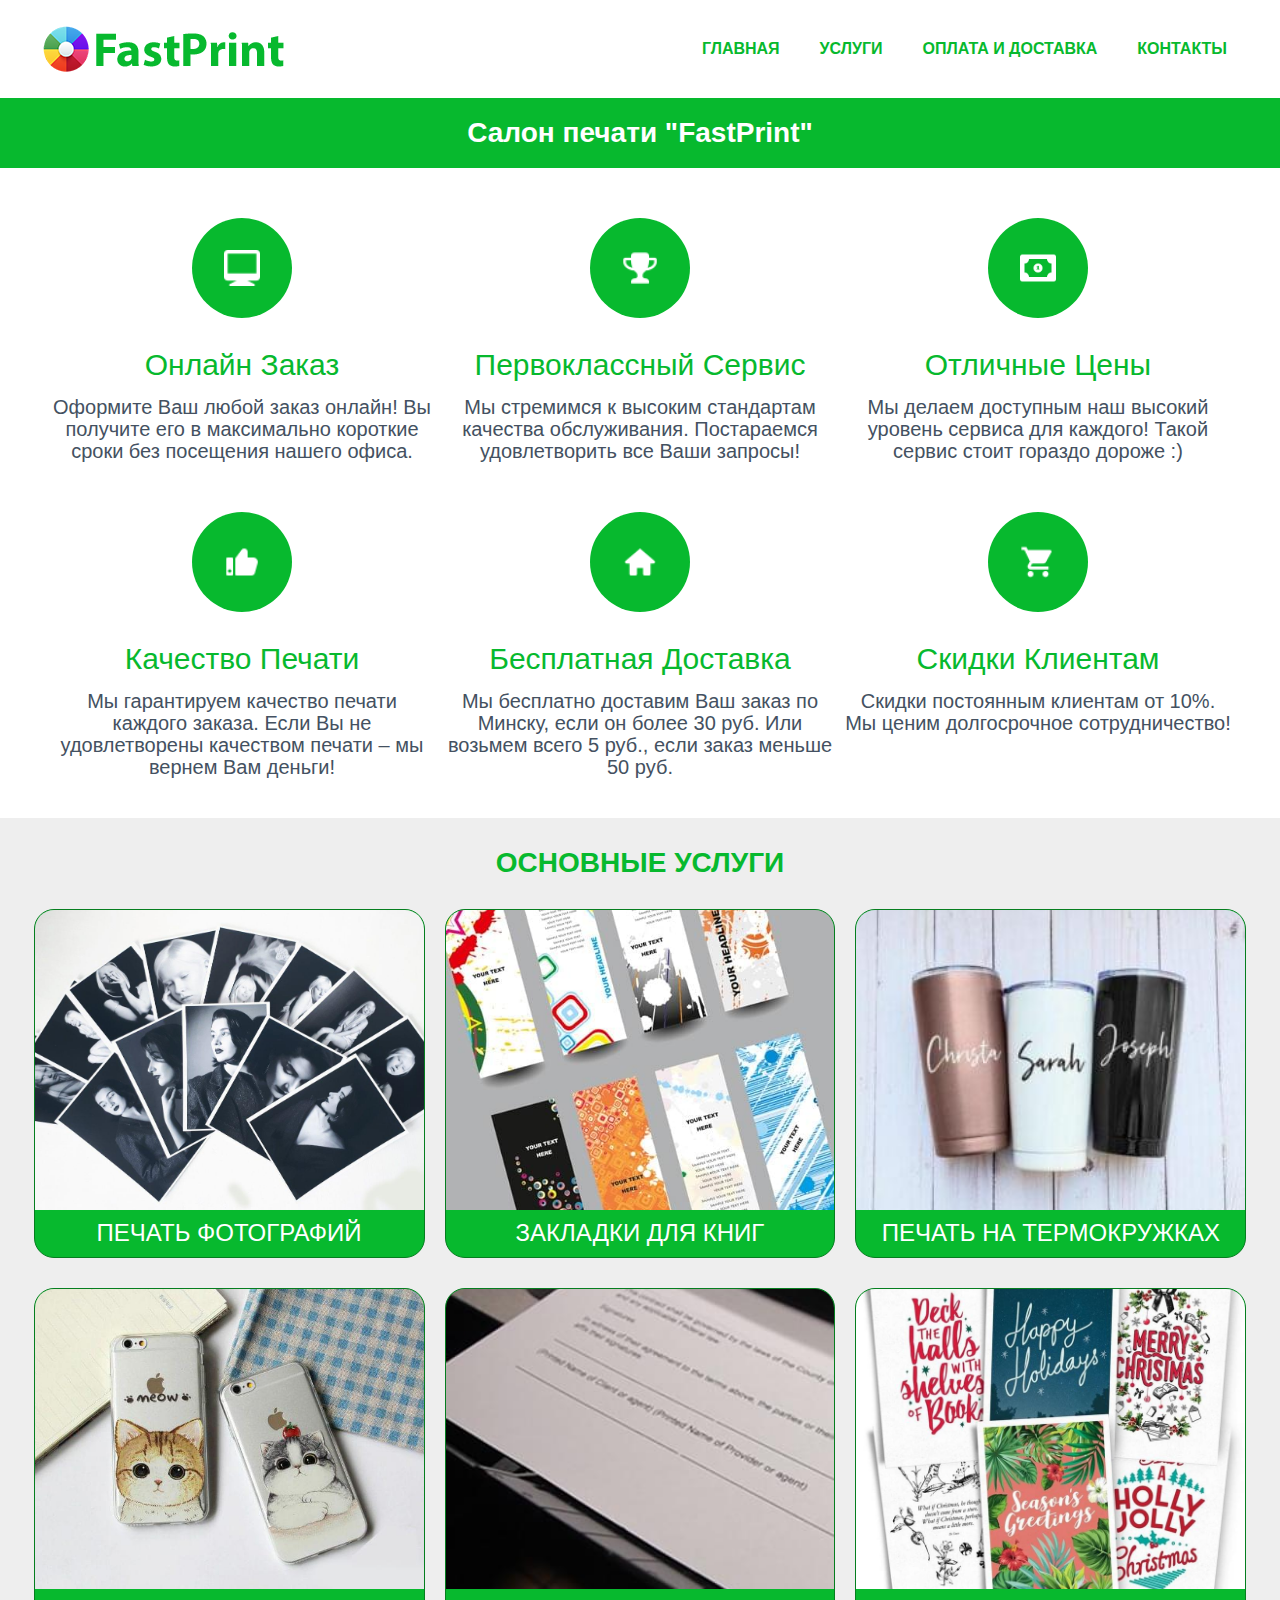
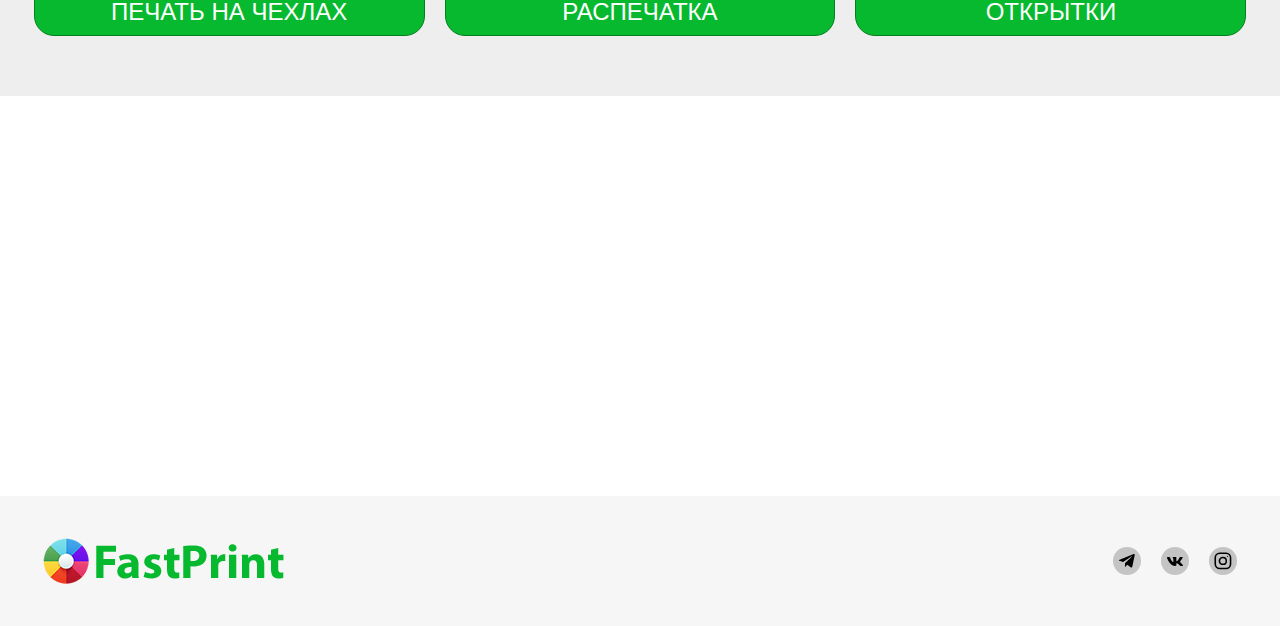
<file: index.html>
<!DOCTYPE html>
<html lang="en">
<head>
    <title>Салон печати "FastPrint"</title>
    <meta http-equiv="Content-type" content="text/html;charset=UTF-8" />
    <meta name="viewport" content="width=device-width, initial-scale=1.0, minimum-scale=1.0, maximum-scale=1.0">
    <link rel="icon" type="image/x-icon" href="img/icon.png">
    <link rel="stylesheet" href="css/style.min.css">
</head>
<body>
	<header class="header">
    <div class="header__container container">
        <a href="index.html" class="header__logo"><img src="img/logo.png" alt=""></a>
        <div class="header__menu menu">
            <div class="menu__icon">
                <span></span>
            </div>
            <nav class="menu__body">
                <ul class="menu__list">
                    <li><a href="index.html" class="menu__link">Главная</a></li>
                    <li>
                        <p class="menu__link menu__link-arrow">Услуги<span class="menu__arrow"></span></p>
                        <ul class="menu__sub-list">
                            <li>
                                <h3 class="menu__sub-title1 menu__sub-link-arrow">Печатные услуги<span class="menu__sub-arrow"></span></h3>
                                <ul class="menu__sub-sub-list1">
                                    <li><a class="menu__sub-sub-link" href="pechat-photografij.html">Печать фотографий</a></li>
                                    <li><a class="menu__sub-sub-link" href="raspechatka.html">Распечатка</a></li>
                                    <li><a class="menu__sub-sub-link" href="kserokopia.html">Ксерокопия</a></li>
                                    <li><a class="menu__sub-sub-link" href="skanirovanie.html">Сканирование</a></li>
                                </ul>
                            </li>
                            <li>
                                <h3 class="menu__sub-title2 menu__sub-link-arrow">Широкоформатная печать<span class="menu__sub-arrow"></span></h3>
                                <ul class="menu__sub-sub-list2">
                                    <li><a class="menu__sub-sub-link" href="shirokoformatnaja-fotopechat.html">Широкоформатная фотопечать</a></li>
                                    <li><a class="menu__sub-sub-link" href="pechat-plakatov-i-chertezhej.html">Печать плакатов и чертежей</a></li>
                                </ul>
                            </li>
                            <li>
                                <h3 class="menu__sub-title3 menu__sub-link-arrow">УФ печать<span class="menu__sub-arrow"></span></h3>
                                <ul class="menu__sub-sub-list3">
                                    <li><a class="menu__sub-sub-link" href="pechat-na-chehlah.html">Печать на чехлах</a></li>
                                    <li><a class="menu__sub-sub-link" href="pechat-na-termokrujkah.html">Печать на термокружках</a></li>
                                </ul>
                            </li>
                            <li>
                                <h3 class="menu__sub-title4 menu__sub-link-arrow">Полиграфическая продукция<span class="menu__sub-arrow"></span></h3>
                                <ul class="menu__sub-sub-list4">
                                    <li><a class="menu__sub-sub-link" href="otkrytki.html">Открытки</a></li>
                                    <li><a class="menu__sub-sub-link" href="zakladki.html">Закладки для книг</a></li>
                                </ul>
                            </li>
                        </ul>
                    </li>
                    <li><a href="faq.html" class="menu__link">Оплата и доставка</a></li>
                    <li><a href="contactus.html" class="menu__link">Контакты</a></li>
                </ul>
            </nav>
        </div>
    </div>
</header>
<script src="js/header.min.js"></script>
    <main class="main">
        <section class="title">
            <h1 class="title__text">Салон печати "FastPrint"</h1>
        </section>
        <section class="benefits">
            <div class="container">
                <div class="benefits__row">
                    <div class="benefits__benefit">
                        <div class="benefit__item">
                            <div class="item__image">
                                <img src="img/computer.png" alt="" class="item__icon">
                            </div>
                            <div class="item__title">Онлайн Заказ</div>
                            <div class="item__subtitle">Оформите Ваш любой заказ онлайн! Вы получите его в максимально короткие сроки без посещения нашего офиса.</div>
                        </div>
                    </div>
                    <div class="benefits__benefit">
                        <div class="benefit__item">
                            <div class="item__image">
                                <img src="img/trophy.png" alt="" class="item__icon">
                            </div>
                            <div class="item__title">Первоклассный Сервис</div>
                            <div class="item__subtitle">Мы стремимся к высоким стандартам качества обслуживания. Постараемся удовлетворить все Ваши запросы!</div>
                        </div>
                    </div>
                    <div class="benefits__benefit">
                        <div class="benefit__item">
                            <div class="item__image">
                                <img src="img/money.png" alt="" class="item__icon">
                            </div>
                            <div class="item__title">Отличные Цены</div>
                            <div class="item__subtitle">Мы делаем доступным наш высокий уровень сервиса для каждого! Такой сервис стоит гораздо дороже :)</div>
                        </div>
                    </div>
                    <div class="benefits__benefit">
                        <div class="benefit__item">
                            <div class="item__image">
                                <img src="img/like.png" alt="" class="item__icon">
                            </div>
                            <div class="item__title">Качество Печати</div>
                            <div class="item__subtitle">Мы гарантируем качество печати каждого заказа. Если Вы не удовлетворены качеством печати – мы вернем Вам деньги!</div>
                        </div>
                    </div>
                    <div class="benefits__benefit">
                        <div class="benefit__item">
                            <div class="item__image">
                                <img src="img/house.png" alt="" class="item__icon">
                            </div>
                            <div class="item__title">Бесплатная Доставка</div>
                            <div class="item__subtitle">Мы бесплатно доставим Ваш заказ по Минску, если он более 30 руб. Или возьмем всего 5 руб., если заказ меньше 50 руб.</div>
                        </div>
                    </div>
                    <div class="benefits__benefit">
                        <div class="benefit__item">
                            <div class="item__image">
                                <img src="img/cart.png" alt="" class="item__icon">
                            </div>
                            <div class="item__title">Скидки Клиентам</div>
                            <div class="item__subtitle">Скидки постоянным клиентам от 10%. Мы ценим долгосрочное сотрудничество!</div>
                        </div>
                    </div>
                </div>
            </div>  
        </section>
        <section class="main-services">
            <div class="container">
                <h1 class="main-services__title">Основные услуги</h1>
                <div class="main-services__row">
                    <div class="main-services__main-service">
                        <a href="pechat-photografij.html" class="main-service__link">
                            <div class="main-service__card">
                                <div class="card__image">
                                    <img src="img/image1.jpg" alt="">
                                </div>
                                <div class="card__title">Печать фотографий</div>
                            </div>
                        </a>
                    </div>
                    <div class="main-services__main-service">
                        <a href="zakladki.html" class="main-service__link">
                            <div class="main-service__card">
                                <div class="card__image">
                                    <img src="img/image4.jpg" alt="">
                                </div>
                                <div class="card__title">Закладки для книг</div>
                            </div>
                        </a>
                    </div>
                    <div class="main-services__main-service">
                        <a href="pechat-na-termokrujkah.html" class="main-service__link">
                            <div class="main-service__card">
                                <div class="card__image">
                                    <img src="img/image5.jpg" alt="">
                                </div>
                                <div class="card__title">Печать на термокружках</div>
                            </div>
                        </a>
                    </div>
                    <div class="main-services__main-service">
                        <a href="pechat-na-chehlah.html" class="main-service__link">
                            <div class="main-service__card">
                                <div class="card__image">
                                    <img src="img/image2.jpg" alt="">
                                </div>
                                <div class="card__title">Печать на чехлах</div>
                            </div>
                        </a>
                    </div>
                    <div class="main-services__main-service">
                        <a href="raspechatka.html" class="main-service__link">
                            <div class="main-service__card">
                                <div class="card__image">
                                    <img src="img/image3.jpg" alt="">
                                </div>
                                <div class="card__title">Распечатка</div>
                            </div>
                        </a>
                    </div>
                    <div class="main-services__main-service">
                        <a href="otkrytki.html" class="main-service__link">
                            <div class="main-service__card">
                                <div class="card__image">
                                    <img src="img/image6.jpg" alt="">
                                </div>
                                <div class="card__title">Открытки</div>
                            </div>
                        </a>
                    </div>
                </div>
            </div>
        </section>
        <section class="map">
            <iframe src="https://www.google.com/maps/embed?pb=!1m14!1m8!1m3!1d4699.237095968151!2d27.573683!3d53.920754!3m2!1i1024!2i768!4f13.1!3m3!1m2!1s0x46dbcf9f26f60065%3A0x792232a9237a8b7!2z0YPQuy4g0JIuINCl0L7RgNGD0LbQtdC5IDEwLzIsINCc0LjQvdGB0Lo!5e0!3m2!1sru!2sby!4v1636672839394!5m2!1sru!2sby"
            width=100% height="400" style="border:0;" allowfullscreen="" loading="lazy"></iframe>
        </section>
    </main>
	<footer class="footer">
    <div class="container">
        <div class="footer__row">
            <a href="index.html"><img src="img/logo.png" alt="" class="footer__logo"></a>
            <div class="footer__social-links">
                <a href="https://t.me/ner0ny" class="footer__social-link" target="_blank"><img src="img/telegram.svg" alt=""></a>
                <a href="https://vk.com/ner0ny" class="footer__social-link" target="_blank"><img src="img/vk.svg" alt=""></a>
                <a href="https://www.instagram.com/ner0ny/" class="footer__social-link" target="_blank"><img src="img/instagram.svg" alt=""></a>
            </div>
        </div>
    </div>
</footer>
</body>
</html>
</file>
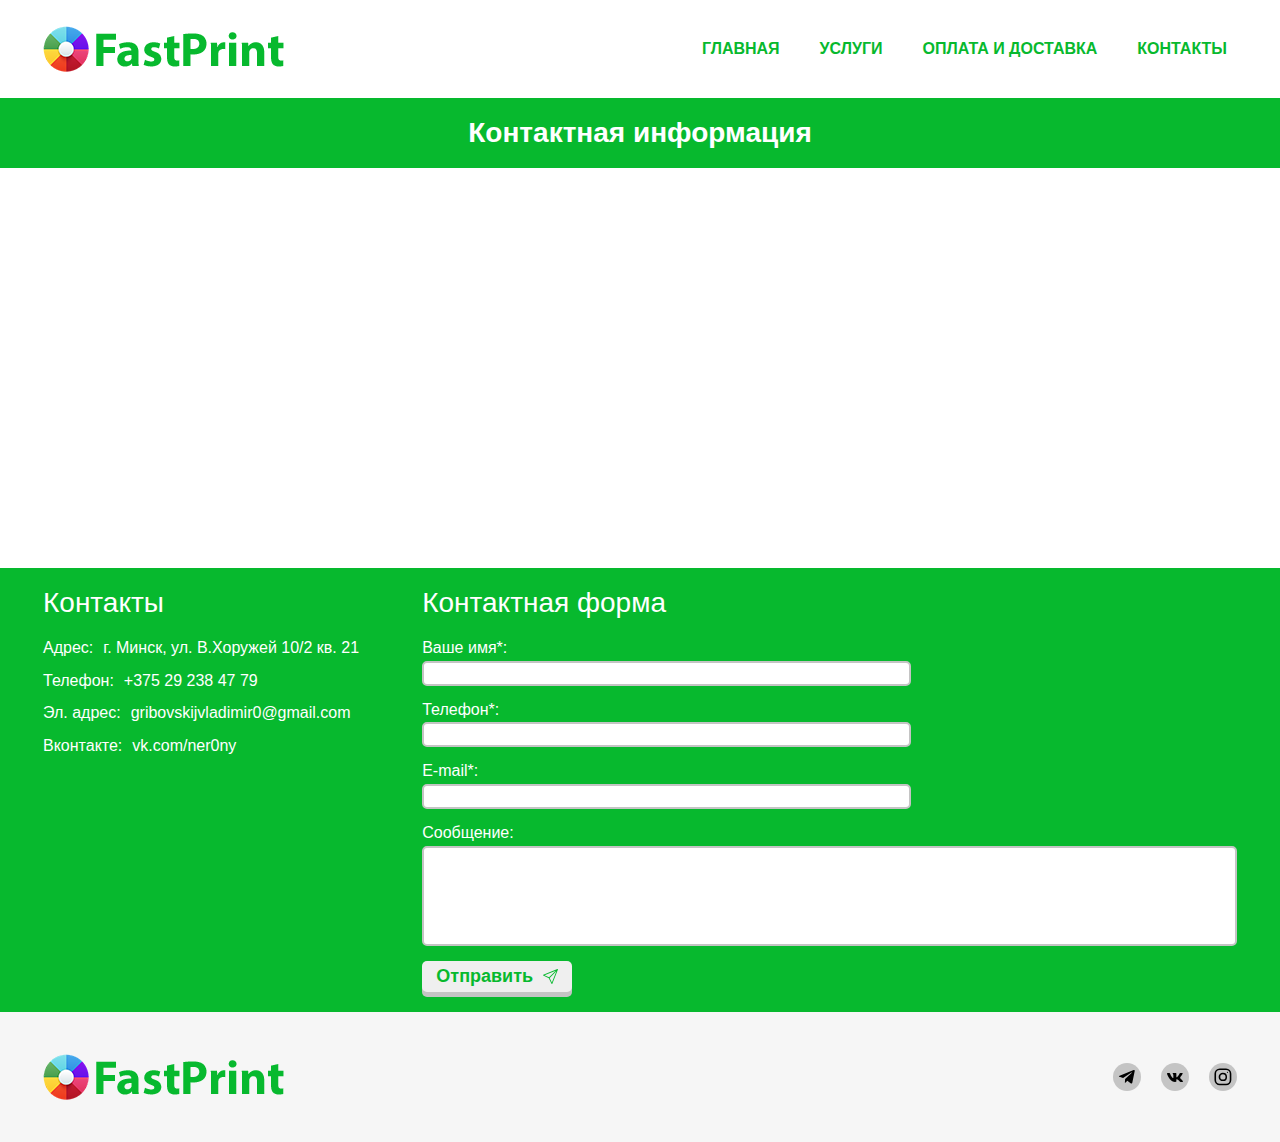
<file: contactus.html>
<!DOCTYPE html>
<html lang="en">
<head>
    <title>Контакты | Салон печати "FastPrint"</title>
    <meta http-equiv="Content-type" content="text/html;charset=UTF-8" />
    <meta name="viewport" content="width=device-width, initial-scale=1.0, minimum-scale=1.0, maximum-scale=1.0">
    <link rel="icon" type="image/x-icon" href="img/icon.png">
    <link rel="stylesheet" href="css/style.min.css">
</head>
<body>
    <header class="header">
    <div class="header__container container">
        <a href="index.html" class="header__logo"><img src="img/logo.png" alt=""></a>
        <div class="header__menu menu">
            <div class="menu__icon">
                <span></span>
            </div>
            <nav class="menu__body">
                <ul class="menu__list">
                    <li><a href="index.html" class="menu__link">Главная</a></li>
                    <li>
                        <p class="menu__link menu__link-arrow">Услуги<span class="menu__arrow"></span></p>
                        <ul class="menu__sub-list">
                            <li>
                                <h3 class="menu__sub-title1 menu__sub-link-arrow">Печатные услуги<span class="menu__sub-arrow"></span></h3>
                                <ul class="menu__sub-sub-list1">
                                    <li><a class="menu__sub-sub-link" href="pechat-photografij.html">Печать фотографий</a></li>
                                    <li><a class="menu__sub-sub-link" href="raspechatka.html">Распечатка</a></li>
                                    <li><a class="menu__sub-sub-link" href="kserokopia.html">Ксерокопия</a></li>
                                    <li><a class="menu__sub-sub-link" href="skanirovanie.html">Сканирование</a></li>
                                </ul>
                            </li>
                            <li>
                                <h3 class="menu__sub-title2 menu__sub-link-arrow">Широкоформатная печать<span class="menu__sub-arrow"></span></h3>
                                <ul class="menu__sub-sub-list2">
                                    <li><a class="menu__sub-sub-link" href="shirokoformatnaja-fotopechat.html">Широкоформатная фотопечать</a></li>
                                    <li><a class="menu__sub-sub-link" href="pechat-plakatov-i-chertezhej.html">Печать плакатов и чертежей</a></li>
                                </ul>
                            </li>
                            <li>
                                <h3 class="menu__sub-title3 menu__sub-link-arrow">УФ печать<span class="menu__sub-arrow"></span></h3>
                                <ul class="menu__sub-sub-list3">
                                    <li><a class="menu__sub-sub-link" href="pechat-na-chehlah.html">Печать на чехлах</a></li>
                                    <li><a class="menu__sub-sub-link" href="pechat-na-termokrujkah.html">Печать на термокружках</a></li>
                                </ul>
                            </li>
                            <li>
                                <h3 class="menu__sub-title4 menu__sub-link-arrow">Полиграфическая продукция<span class="menu__sub-arrow"></span></h3>
                                <ul class="menu__sub-sub-list4">
                                    <li><a class="menu__sub-sub-link" href="otkrytki.html">Открытки</a></li>
                                    <li><a class="menu__sub-sub-link" href="zakladki.html">Закладки для книг</a></li>
                                </ul>
                            </li>
                        </ul>
                    </li>
                    <li><a href="faq.html" class="menu__link">Оплата и доставка</a></li>
                    <li><a href="contactus.html" class="menu__link">Контакты</a></li>
                </ul>
            </nav>
        </div>
    </div>
</header>
<script src="js/header.min.js"></script>
    <main class="main">
        <section class="title">
            <h1 class="title__text">Контактная информация</h1>
        </section>
        <section class="contactus__map">
            <iframe
                src="https://www.google.com/maps/embed?pb=!1m14!1m8!1m3!1d4699.237095968151!2d27.573683!3d53.920754!3m2!1i1024!2i768!4f13.1!3m3!1m2!1s0x46dbcf9f26f60065%3A0x792232a9237a8b7!2z0YPQuy4g0JIuINCl0L7RgNGD0LbQtdC5IDEwLzIsINCc0LjQvdGB0Lo!5e0!3m2!1sru!2sby!4v1636672839394!5m2!1sru!2sby"
                width=100% height="400" style="border:0;" allowfullscreen="" loading="lazy"></iframe>
        </section>
        <section class="contact">
            <div class="container">
                <div class="contact__row">
                    <div class="contact__contacts">
                        <h1 class="contacts__title">Контакты</h1>
                        <div class="contacts">
                            <div class="contacts__text">Адрес:</div>
                            <div class="contacts__contact">г. Минск, ул. В.Хоружей 10/2 кв. 21</div>
                        </div>
                        <div class="contacts">
                            <div class="contacts__text">Телефон:</div>
                            <a href="tel:+375292384779" class="contacts__contact">+375 29 238 47 79</a>
                        </div>
                        <div class="contacts">
                            <div class="contacts__text">Эл. адрес:</div>
                            <a href="mailto:gribovskijvladimir0@gmail.com" class="contacts__contact">gribovskijvladimir0@gmail.com</a>
                        </div>
                        <div class="contacts">
                            <div class="contacts__text">Вконтакте:</div>
                            <a href="https://vk.com/ner0ny" class="contacts__contact">vk.com/ner0ny</a>
                        </div>
                    </div>
                    <div class="contact__form">
                        <h1 class="contact__form-title">Контактная форма</h1>
                        <form action="sendmail.php" class="form-contact" id="form" method="POST">
                            <div class="contact__form-item">
                                <label for="formName" class="contact__form-label">Ваше имя*:</label>
                                <input type="text" name="name" class="contact__form-input __req">
                            </div>
                            <div class="contact__form-item">
                                <label for="formPhone" class="contact__form-label">Телефон*:</label>
                                <input type="tel" name="tel" class="contact__form-input __req">
                            </div>
                            <div class="contact__form-item">
                                <label for="formEmail" class="contact__form-label">E-mail*:</label>
                                <input type="text" name="email" class="contact__form-input __req __email">
                            </div>
                            <div class="contact__form-item">
                                <label for="formMessage" class="contact__form-label form__label-message">Сообщение:</label>
                                <textarea type="text" name="message" class="contact__form-input form__input-message"></textarea>
                            </div>
                            <button type="submit" class="contact__form-button" id="form__button"> <span>Отправить</span>  <svg version="1.1" xmlns="http://www.w3.org/2000/svg" xmlns:xlink="http://www.w3.org/1999/xlink" x="0px" y="0px" viewBox="0 0 512.001 512.001" style="enable-background:new 0 0 512.001 512.001;" xml:space="preserve"><g><path d="M507.608,4.395c-4.243-4.244-10.609-5.549-16.177-3.321L9.43,193.872c-5.515,2.206-9.208,7.458-9.42,13.395c-0.211,5.936,3.101,11.437,8.445,14.029l190.068,92.181l92.182,190.068c2.514,5.184,7.764,8.455,13.493,8.455c0.178,0,0.357-0.003,0.536-0.01c5.935-0.211,11.189-3.904,13.394-9.419l192.8-481.998C513.156,15.001,511.851,8.638,507.608,4.395z M52.094,209.118L434.72,56.069L206.691,284.096L52.094,209.118z M302.883,459.907l-74.979-154.599l228.03-228.027L302.883,459.907z"></path></g></svg></button>
                        </form>
                    </div>
                </div>
            </div>
        </section>
    </main>
    <footer class="footer">
    <div class="container">
        <div class="footer__row">
            <a href="index.html"><img src="img/logo.png" alt="" class="footer__logo"></a>
            <div class="footer__social-links">
                <a href="https://t.me/ner0ny" class="footer__social-link" target="_blank"><img src="img/telegram.svg" alt=""></a>
                <a href="https://vk.com/ner0ny" class="footer__social-link" target="_blank"><img src="img/vk.svg" alt=""></a>
                <a href="https://www.instagram.com/ner0ny/" class="footer__social-link" target="_blank"><img src="img/instagram.svg" alt=""></a>
            </div>
        </div>
    </div>
</footer>
    <script src="js/inputmask.min.js"></script>
    <script src="js/form.js"></script>
</body>
</html>
</file>
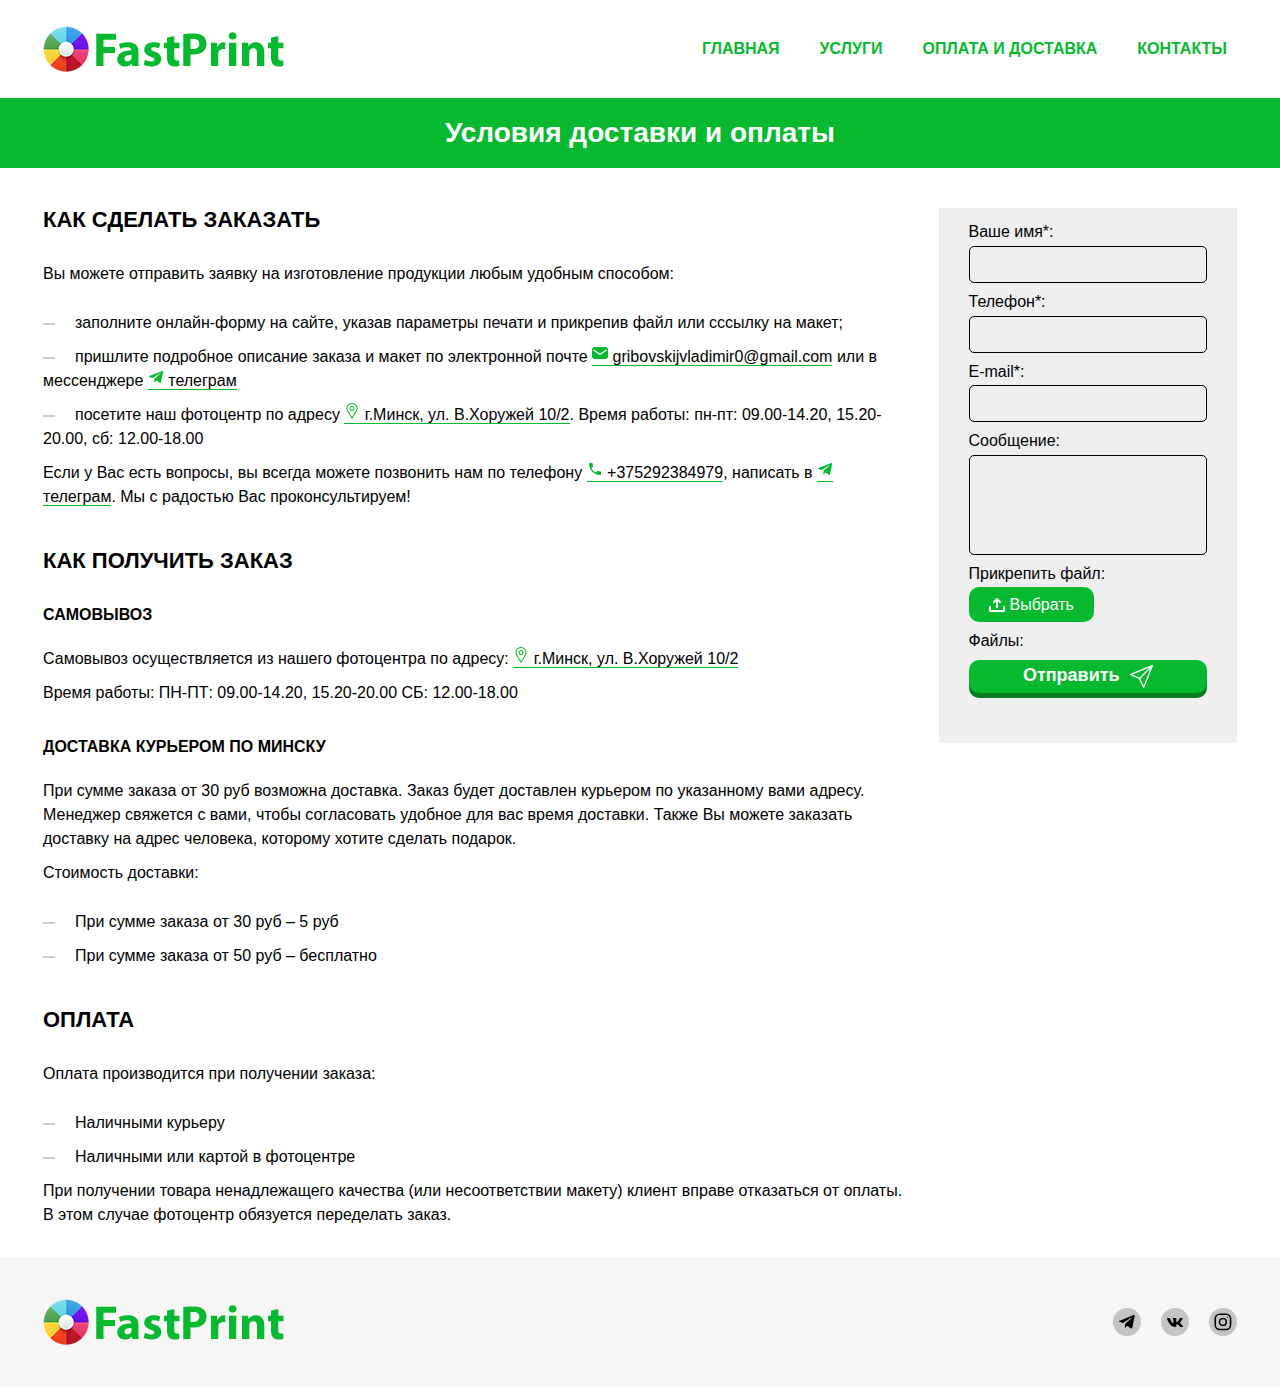
<file: faq.html>
<!DOCTYPE html>
<html lang="en">
<head>
    <title>Доставка и оплата | Салон печати "FastPrint"</title>
    <meta http-equiv="Content-type" content="text/html;charset=UTF-8" />
    <meta name="viewport" content="width=device-width, initial-scale=1.0, minimum-scale=1.0, maximum-scale=1.0">
    <link rel="icon" type="image/x-icon" href="img/icon.png">
    <link rel="stylesheet" href="css/style.min.css">
</head>
<body>
    <header class="header">
    <div class="header__container container">
        <a href="index.html" class="header__logo"><img src="img/logo.png" alt=""></a>
        <div class="header__menu menu">
            <div class="menu__icon">
                <span></span>
            </div>
            <nav class="menu__body">
                <ul class="menu__list">
                    <li><a href="index.html" class="menu__link">Главная</a></li>
                    <li>
                        <p class="menu__link menu__link-arrow">Услуги<span class="menu__arrow"></span></p>
                        <ul class="menu__sub-list">
                            <li>
                                <h3 class="menu__sub-title1 menu__sub-link-arrow">Печатные услуги<span class="menu__sub-arrow"></span></h3>
                                <ul class="menu__sub-sub-list1">
                                    <li><a class="menu__sub-sub-link" href="pechat-photografij.html">Печать фотографий</a></li>
                                    <li><a class="menu__sub-sub-link" href="raspechatka.html">Распечатка</a></li>
                                    <li><a class="menu__sub-sub-link" href="kserokopia.html">Ксерокопия</a></li>
                                    <li><a class="menu__sub-sub-link" href="skanirovanie.html">Сканирование</a></li>
                                </ul>
                            </li>
                            <li>
                                <h3 class="menu__sub-title2 menu__sub-link-arrow">Широкоформатная печать<span class="menu__sub-arrow"></span></h3>
                                <ul class="menu__sub-sub-list2">
                                    <li><a class="menu__sub-sub-link" href="shirokoformatnaja-fotopechat.html">Широкоформатная фотопечать</a></li>
                                    <li><a class="menu__sub-sub-link" href="pechat-plakatov-i-chertezhej.html">Печать плакатов и чертежей</a></li>
                                </ul>
                            </li>
                            <li>
                                <h3 class="menu__sub-title3 menu__sub-link-arrow">УФ печать<span class="menu__sub-arrow"></span></h3>
                                <ul class="menu__sub-sub-list3">
                                    <li><a class="menu__sub-sub-link" href="pechat-na-chehlah.html">Печать на чехлах</a></li>
                                    <li><a class="menu__sub-sub-link" href="pechat-na-termokrujkah.html">Печать на термокружках</a></li>
                                </ul>
                            </li>
                            <li>
                                <h3 class="menu__sub-title4 menu__sub-link-arrow">Полиграфическая продукция<span class="menu__sub-arrow"></span></h3>
                                <ul class="menu__sub-sub-list4">
                                    <li><a class="menu__sub-sub-link" href="otkrytki.html">Открытки</a></li>
                                    <li><a class="menu__sub-sub-link" href="zakladki.html">Закладки для книг</a></li>
                                </ul>
                            </li>
                        </ul>
                    </li>
                    <li><a href="faq.html" class="menu__link">Оплата и доставка</a></li>
                    <li><a href="contactus.html" class="menu__link">Контакты</a></li>
                </ul>
            </nav>
        </div>
    </div>
</header>
<script src="js/header.min.js"></script>
    <main class="main">
        <section class="title">
            <h1 class="title__text">Условия доставки и оплаты</h1>
        </section>
        <div class="container">
            <div class="faq__row">
                <div class="faq__content">
                    <section class="make-order">
                        <h2 class="make-order__title">КАК СДЕЛАТЬ ЗАКАЗАТЬ</h2>
                        <p>Вы можете отправить заявку на изготовление продукции любым удобным способом:</p>
                        <ul>
                            <li>заполните онлайн-форму на сайте, указав параметры печати и прикрепив файл или сссылку на макет;</li>
                            <li>пришлите подробное описание заказа и макет по электронной почте <a href="mailto:gribovskijvladimir0@gmail.com"><img src="img/email.png" alt=""> gribovskijvladimir0@gmail.com</a> или в мессенджере <a href="https://t.me/ner0ny"><img src="img/telegram-green.png" alt=""> телеграм</a></li>
                            <li>посетите наш фотоцентр по адресу <a href="https://goo.gl/maps/ATwQqEYhW7sJsYjD8"> <img src="img/point.png" alt=""> г.Минск, ул. В.Хоружей 10/2</a>. Время работы: пн-пт: 09.00-14.20, 15.20-20.00, сб: 12.00-18.00</li>
                        </ul>
                        <p>Если у Вас есть вопросы, вы всегда можете позвонить нам по телефону <a href="tel:+375292384779"><img src="img/phone.png" alt=""> +375292384979</a>, написать в <a href="https://t.me/ner0ny"><img src="img/telegram-green.png" alt=""> телеграм</a>. Мы с радостью Вас проконсультируем!</p>
                    </section>
                    <section class="receive-order">
                        <h2>КАК ПОЛУЧИТЬ ЗАКАЗ</h2>
                        <h3>САМОВЫВОЗ</h3>
                        <p>Самовывоз осуществляется из нашего фотоцентра по адресу: <a href="https://goo.gl/maps/ATwQqEYhW7sJsYjD8"><img src="img/point.png" alt=""> г.Минск, ул. В.Хоружей 10/2 </a></p>
                        <p>Время работы: ПН-ПТ: 09.00-14.20, 15.20-20.00 СБ: 12.00-18.00</p>
                        <h3>ДОСТАВКА КУРЬЕРОМ ПО МИНСКУ</h3>
                        <p>При сумме заказа от 30 руб возможна доставка. Заказ будет доставлен курьером по указанному вами адресу. Менеджер свяжется с вами, чтобы согласовать удобное для вас время доставки. Также Вы можете заказать доставку на адрес человека, которому хотите сделать подарок.</p>
                        <p>Стоимость доставки:</p>
                        <ul>
                            <li>При сумме заказа от 30 руб – 5 руб</li>
                            <li>При сумме заказа от 50 руб – бесплатно</li>
                        </ul>
                    </section>
                    <section class="payment">
                        <h2>ОПЛАТА</h2>
                        <p>Оплата производится при получении заказа:</p>
                        <ul>
                            <li>Наличными курьеру</li>
                            <li>Наличными или картой в фотоцентре</li>
                        </ul>
                        <p>При получении товара ненадлежащего качества (или несоответствии макету) клиент вправе отказаться от оплаты. В этом случае фотоцентр обязуется переделать заказ.</p>
                    </section>
                </div>
                <div class="faq__form">
                    <form action="sendmail.php" class="form" id="form" method="POST">
                        <div class="form__item">
                            <label for="formName" class="form__label">Ваше имя*:</label>
                            <input type="text" name="name" class="form__input __req">
                        </div>
                        <div class="form__item">
                            <label for="formPhone" class="form__label">Телефон*:</label>
                            <input type="tel" name="tel" class="form__input __req">
                        </div>
                        <div class="form__item">
                            <label for="formEmail" class="form__label">E-mail*:</label>
                            <input type="text" name="email" class="form__input __req __email">
                        </div>
                        <div class="form__item">
                            <label for="formMessage" class="form__label">Сообщение:</label>
                            <textarea type="text" name="message" class="form__input form__input-message"></textarea>
                        </div>
                        <div class="form__item">
                            <div class="form__label">Прикрепить файл:</div>
                            <div class="file">
                                <div class="file__item">
                                    <input accept=".jpg, .png" type="file" name="file[]" multiple class="file__input">
                                    <div class="file__button"> <img src="img/upload.png" class="file__image">Выбрать</div>
                                    <div class="file__label">Файлы:
                                        <ul class="file__name" id="file__name"></ul>
                                    </div>
                                </div>
                            </div>
                        </div>
                        <button type="submit" class="form__button" id="form__button">Отправить <svg version="1.1" xmlns="http://www.w3.org/2000/svg" xmlns:xlink="http://www.w3.org/1999/xlink" x="0px" y="0px" viewBox="0 0 512.001 512.001" style="enable-background:new 0 0 512.001 512.001;" xml:space="preserve"> <g> <path d="M507.608,4.395c-4.243-4.244-10.609-5.549-16.177-3.321L9.43,193.872c-5.515,2.206-9.208,7.458-9.42,13.395c-0.211,5.936,3.101,11.437,8.445,14.029l190.068,92.181l92.182,190.068c2.514,5.184,7.764,8.455,13.493,8.455c0.178,0,0.357-0.003,0.536-0.01c5.935-0.211,11.189-3.904,13.394-9.419l192.8-481.998C513.156,15.001,511.851,8.638,507.608,4.395z M52.094,209.118L434.72,56.069L206.691,284.096L52.094,209.118z M302.883,459.907l-74.979-154.599l228.03-228.027L302.883,459.907z"></path></g></svg></button>
                        <div class="form__result" id="form__result"></div>
                    </form>
                </div>
            </div>
        </div>
    </main>
    <footer class="footer">
    <div class="container">
        <div class="footer__row">
            <a href="index.html"><img src="img/logo.png" alt="" class="footer__logo"></a>
            <div class="footer__social-links">
                <a href="https://t.me/ner0ny" class="footer__social-link" target="_blank"><img src="img/telegram.svg" alt=""></a>
                <a href="https://vk.com/ner0ny" class="footer__social-link" target="_blank"><img src="img/vk.svg" alt=""></a>
                <a href="https://www.instagram.com/ner0ny/" class="footer__social-link" target="_blank"><img src="img/instagram.svg" alt=""></a>
            </div>
        </div>
    </div>
</footer>
    <script src="js/inputmask.min.js"></script>
    <script src="js/app.js"></script>
</body>
</html>
</file>
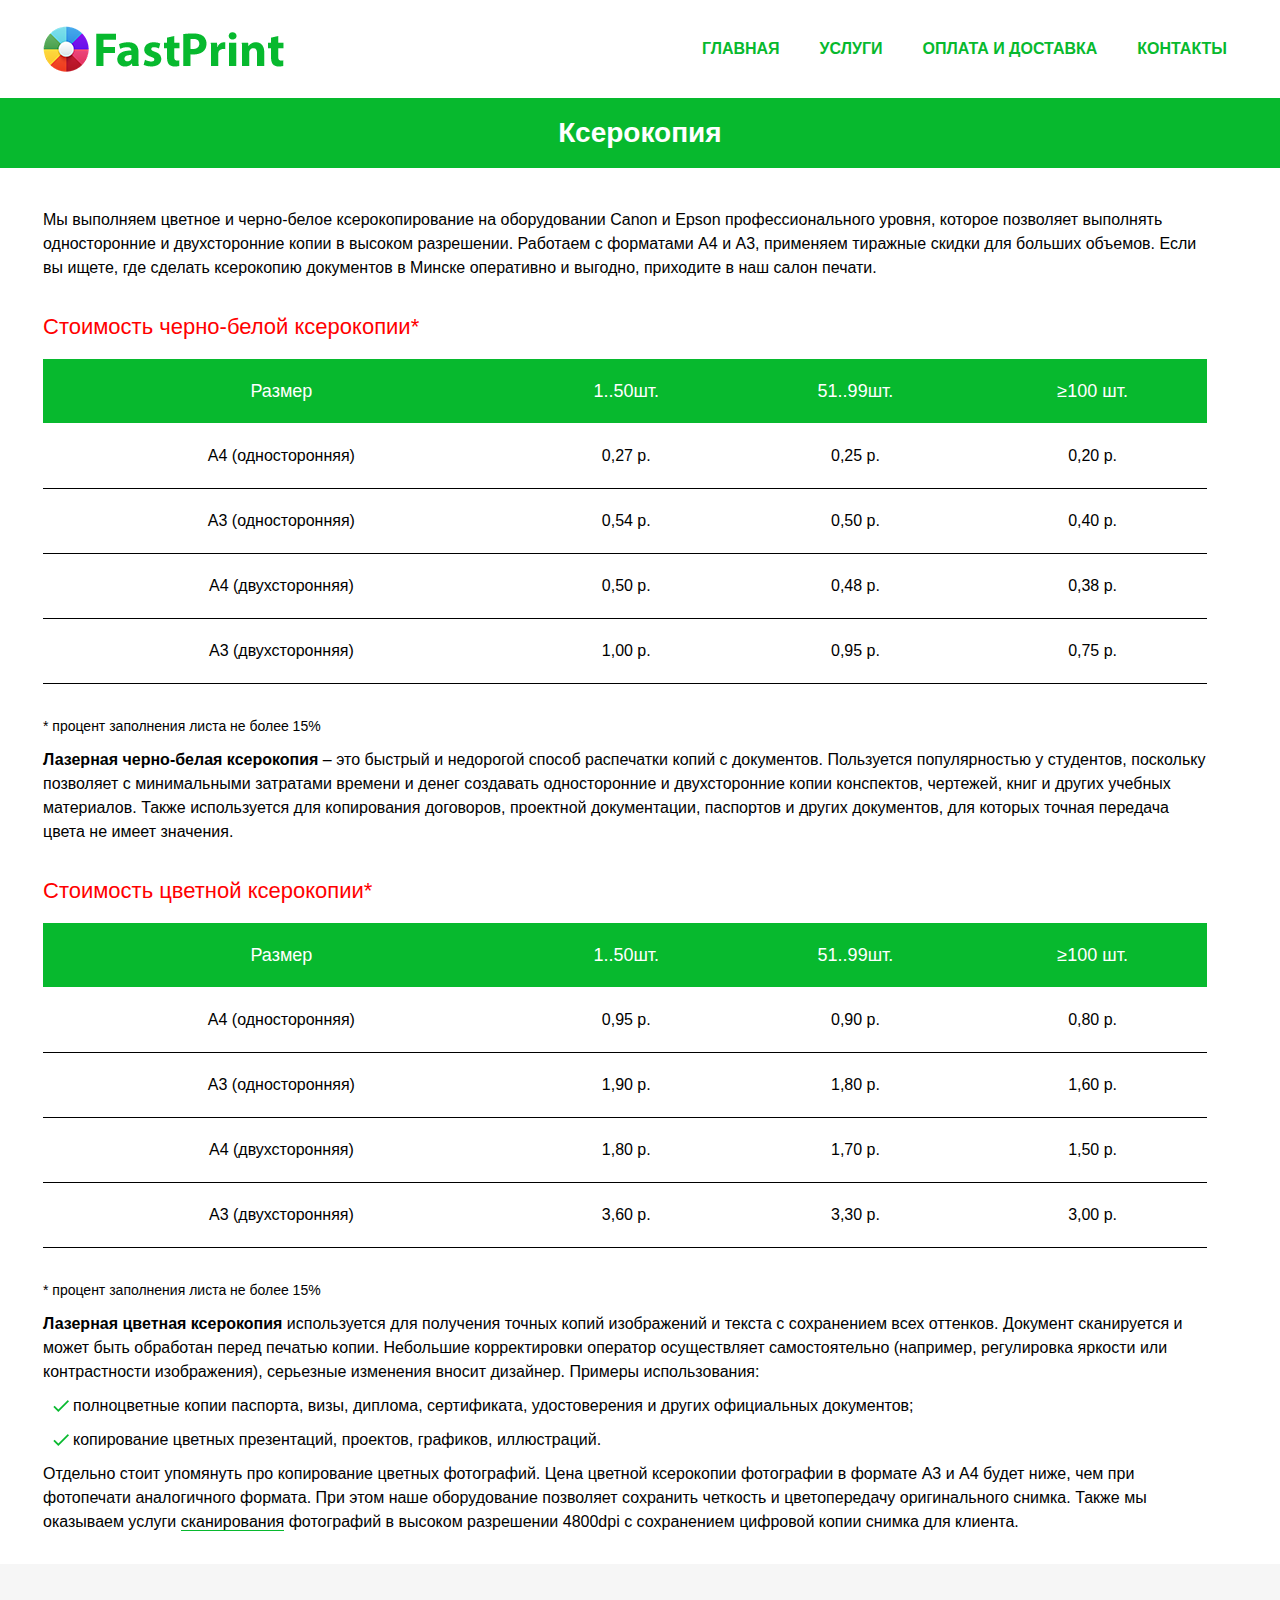
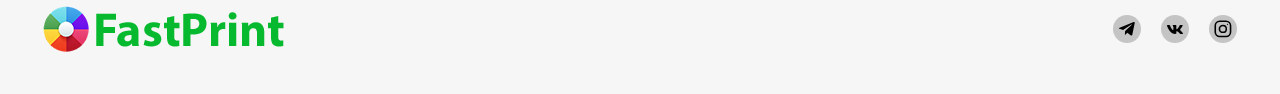
<file: kserokopia.html>
<!DOCTYPE html>
<html lang="en">

<head>
    <title>Ксерокопия | Салон печати "FastPrint"</title>
    <meta http-equiv="Content-type" content="text/html;charset=UTF-8" />
    <meta name="viewport" content="width=device-width, initial-scale=1.0, minimum-scale=1.0, maximum-scale=1.0">
    <link rel="icon" type="image/x-icon" href="img/icon.png">
    <link rel="stylesheet" href="css/style.min.css">
</head>

<body>
    <header class="header">
    <div class="header__container container">
        <a href="index.html" class="header__logo"><img src="img/logo.png" alt=""></a>
        <div class="header__menu menu">
            <div class="menu__icon">
                <span></span>
            </div>
            <nav class="menu__body">
                <ul class="menu__list">
                    <li><a href="index.html" class="menu__link">Главная</a></li>
                    <li>
                        <p class="menu__link menu__link-arrow">Услуги<span class="menu__arrow"></span></p>
                        <ul class="menu__sub-list">
                            <li>
                                <h3 class="menu__sub-title1 menu__sub-link-arrow">Печатные услуги<span class="menu__sub-arrow"></span></h3>
                                <ul class="menu__sub-sub-list1">
                                    <li><a class="menu__sub-sub-link" href="pechat-photografij.html">Печать фотографий</a></li>
                                    <li><a class="menu__sub-sub-link" href="raspechatka.html">Распечатка</a></li>
                                    <li><a class="menu__sub-sub-link" href="kserokopia.html">Ксерокопия</a></li>
                                    <li><a class="menu__sub-sub-link" href="skanirovanie.html">Сканирование</a></li>
                                </ul>
                            </li>
                            <li>
                                <h3 class="menu__sub-title2 menu__sub-link-arrow">Широкоформатная печать<span class="menu__sub-arrow"></span></h3>
                                <ul class="menu__sub-sub-list2">
                                    <li><a class="menu__sub-sub-link" href="shirokoformatnaja-fotopechat.html">Широкоформатная фотопечать</a></li>
                                    <li><a class="menu__sub-sub-link" href="pechat-plakatov-i-chertezhej.html">Печать плакатов и чертежей</a></li>
                                </ul>
                            </li>
                            <li>
                                <h3 class="menu__sub-title3 menu__sub-link-arrow">УФ печать<span class="menu__sub-arrow"></span></h3>
                                <ul class="menu__sub-sub-list3">
                                    <li><a class="menu__sub-sub-link" href="pechat-na-chehlah.html">Печать на чехлах</a></li>
                                    <li><a class="menu__sub-sub-link" href="pechat-na-termokrujkah.html">Печать на термокружках</a></li>
                                </ul>
                            </li>
                            <li>
                                <h3 class="menu__sub-title4 menu__sub-link-arrow">Полиграфическая продукция<span class="menu__sub-arrow"></span></h3>
                                <ul class="menu__sub-sub-list4">
                                    <li><a class="menu__sub-sub-link" href="otkrytki.html">Открытки</a></li>
                                    <li><a class="menu__sub-sub-link" href="zakladki.html">Закладки для книг</a></li>
                                </ul>
                            </li>
                        </ul>
                    </li>
                    <li><a href="faq.html" class="menu__link">Оплата и доставка</a></li>
                    <li><a href="contactus.html" class="menu__link">Контакты</a></li>
                </ul>
            </nav>
        </div>
    </div>
</header>
<script src="js/header.min.js"></script>
    <main class="main">
        <section class="title">
            <h1 class="title__text">Ксерокопия</h1>
        </section>
        <div class="container">
            <div class="services__row">
                <div class="services__content">
                    <section class="services__text">
                        <p>Мы выполняем цветное и черно-белое ксерокопирование на оборудовании Canon и Epson профессионального уровня, которое
                        позволяет выполнять односторонние и двухсторонние копии в высоком разрешении. Работаем с форматами A4 и A3, применяем
                        тиражные скидки для больших объемов. Если вы ищете, где сделать ксерокопию документов в Минске оперативно и выгодно,
                        приходите в наш салон печати.</p>
                    </section>
                    <section class="services__table-price">
                        <h2 class="services__title">Стоимость черно-белой ксерокопии*</h2>
                        <table>
                            <tr class="table__top">
                                <td class="table__text">Размер</td>
                                <td class="table__text">1..50шт.</td>
                                <td class="table__text">51..99шт.</td>
                                <td class="table__text">≥100 шт.</td>
                            </tr>
                            <tr>
                                <td class="table__text">А4 (односторонняя)</td>
                                <td class="table__text">0,27 р.</td>
                                <td class="table__text">0,25 р.</td>
                                <td class="table__text">0,20 р.</td>
                            </tr>
                            <tr>
                                <td class="table__text">А3 (односторонняя)</td>
                                <td class="table__text">0,54 р.</td>
                                <td class="table__text">0,50 р.</td>
                                <td class="table__text">0,40 р.</td>
                            </tr>
                            <tr>
                                <td class="table__text">А4 (двухсторонняя)</td>
                                <td class="table__text">0,50 р.</td>
                                <td class="table__text">0,48 р.</td>
                                <td class="table__text">0,38 р.</td>
                            </tr>
                            <tr>
                                <td class="table__text">А3 (двухсторонняя)</td>
                                <td class="table__text">1,00 р.</td>
                                <td class="table__text">0,95 р.</td>
                                <td class="table__text">0,75 р.</td>
                            </tr>
                        </table>
                        <p style="font-size: 14px;">* процент заполнения листа не более 15%</p>
                        <p><b>Лазерная черно-белая ксерокопия</b> – это быстрый и недорогой способ распечатки копий с документов. Пользуется популярностью
                        у студентов, поскольку позволяет с минимальными затратами времени и денег создавать односторонние и двухсторонние копии
                        конспектов, чертежей, книг и других учебных материалов. Также используется для копирования договоров, проектной
                        документации, паспортов и других документов, для которых точная передача цвета не имеет значения.</p>
                    </section>
                    <section class="services__table-price">
                        <h2 class="services__title">Стоимость цветной ксерокопии*</h2>
                        <table>
                            <tr class="table__top">
                                <td class="table__text">Размер</td>
                                <td class="table__text">1..50шт.</td>
                                <td class="table__text">51..99шт.</td>
                                <td class="table__text">≥100 шт.</td>
                            </tr>
                            <tr>
                                <td class="table__text">А4 (односторонняя)</td>
                                <td class="table__text">0,95 р.</td>
                                <td class="table__text">0,90 р.</td>
                                <td class="table__text">0,80 р.</td>
                            </tr>
                            <tr>
                                <td class="table__text">А3 (односторонняя)</td>
                                <td class="table__text">1,90 р.</td>
                                <td class="table__text">1,80 р.</td>
                                <td class="table__text">1,60 р.</td>
                            </tr>
                            <tr>
                                <td class="table__text">А4 (двухсторонняя)</td>
                                <td class="table__text">1,80 р.</td>
                                <td class="table__text">1,70 р.</td>
                                <td class="table__text">1,50 р.</td>
                            </tr>
                            <tr>
                                <td class="table__text">А3 (двухсторонняя)</td>
                                <td class="table__text">3,60 р.</td>
                                <td class="table__text">3,30 р.</td>
                                <td class="table__text">3,00 р.</td>
                            </tr>
                        </table>
                        <p style="font-size: 14px;">* процент заполнения листа не более 15%</p>
                        <p><b>Лазерная цветная ксерокопия</b> используется для получения точных копий изображений и текста с сохранением всех оттенков.
                        Документ сканируется и может быть обработан перед печатью копии. Небольшие корректировки оператор осуществляет
                        самостоятельно (например, регулировка яркости или контрастности изображения), серьезные изменения вносит дизайнер.
                        Примеры использования:</p>
                        <ul>
                            <li>полноцветные копии паспорта, визы, диплома, сертификата, удостоверения и других официальных документов;</li>
                            <li>копирование цветных презентаций, проектов, графиков, иллюстраций.</li>
                        </ul>
                        <p>Отдельно стоит упомянуть про копирование цветных фотографий. Цена цветной ксерокопии фотографии в формате A3 и A4 будет
                        ниже, чем при фотопечати аналогичного формата. При этом наше оборудование позволяет сохранить четкость и цветопередачу
                        оригинального снимка. Также мы оказываем услуги <a href="skanirovanie.html">сканирования</a> фотографий в высоком разрешении 4800dpi с сохранением
                        цифровой копии снимка для клиента.</p>
                    </section>
                </div>
            </div>
        </div>
    </main>
    <footer class="footer">
    <div class="container">
        <div class="footer__row">
            <a href="index.html"><img src="img/logo.png" alt="" class="footer__logo"></a>
            <div class="footer__social-links">
                <a href="https://t.me/ner0ny" class="footer__social-link" target="_blank"><img src="img/telegram.svg" alt=""></a>
                <a href="https://vk.com/ner0ny" class="footer__social-link" target="_blank"><img src="img/vk.svg" alt=""></a>
                <a href="https://www.instagram.com/ner0ny/" class="footer__social-link" target="_blank"><img src="img/instagram.svg" alt=""></a>
            </div>
        </div>
    </div>
</footer>
</body>
</html>
</file>
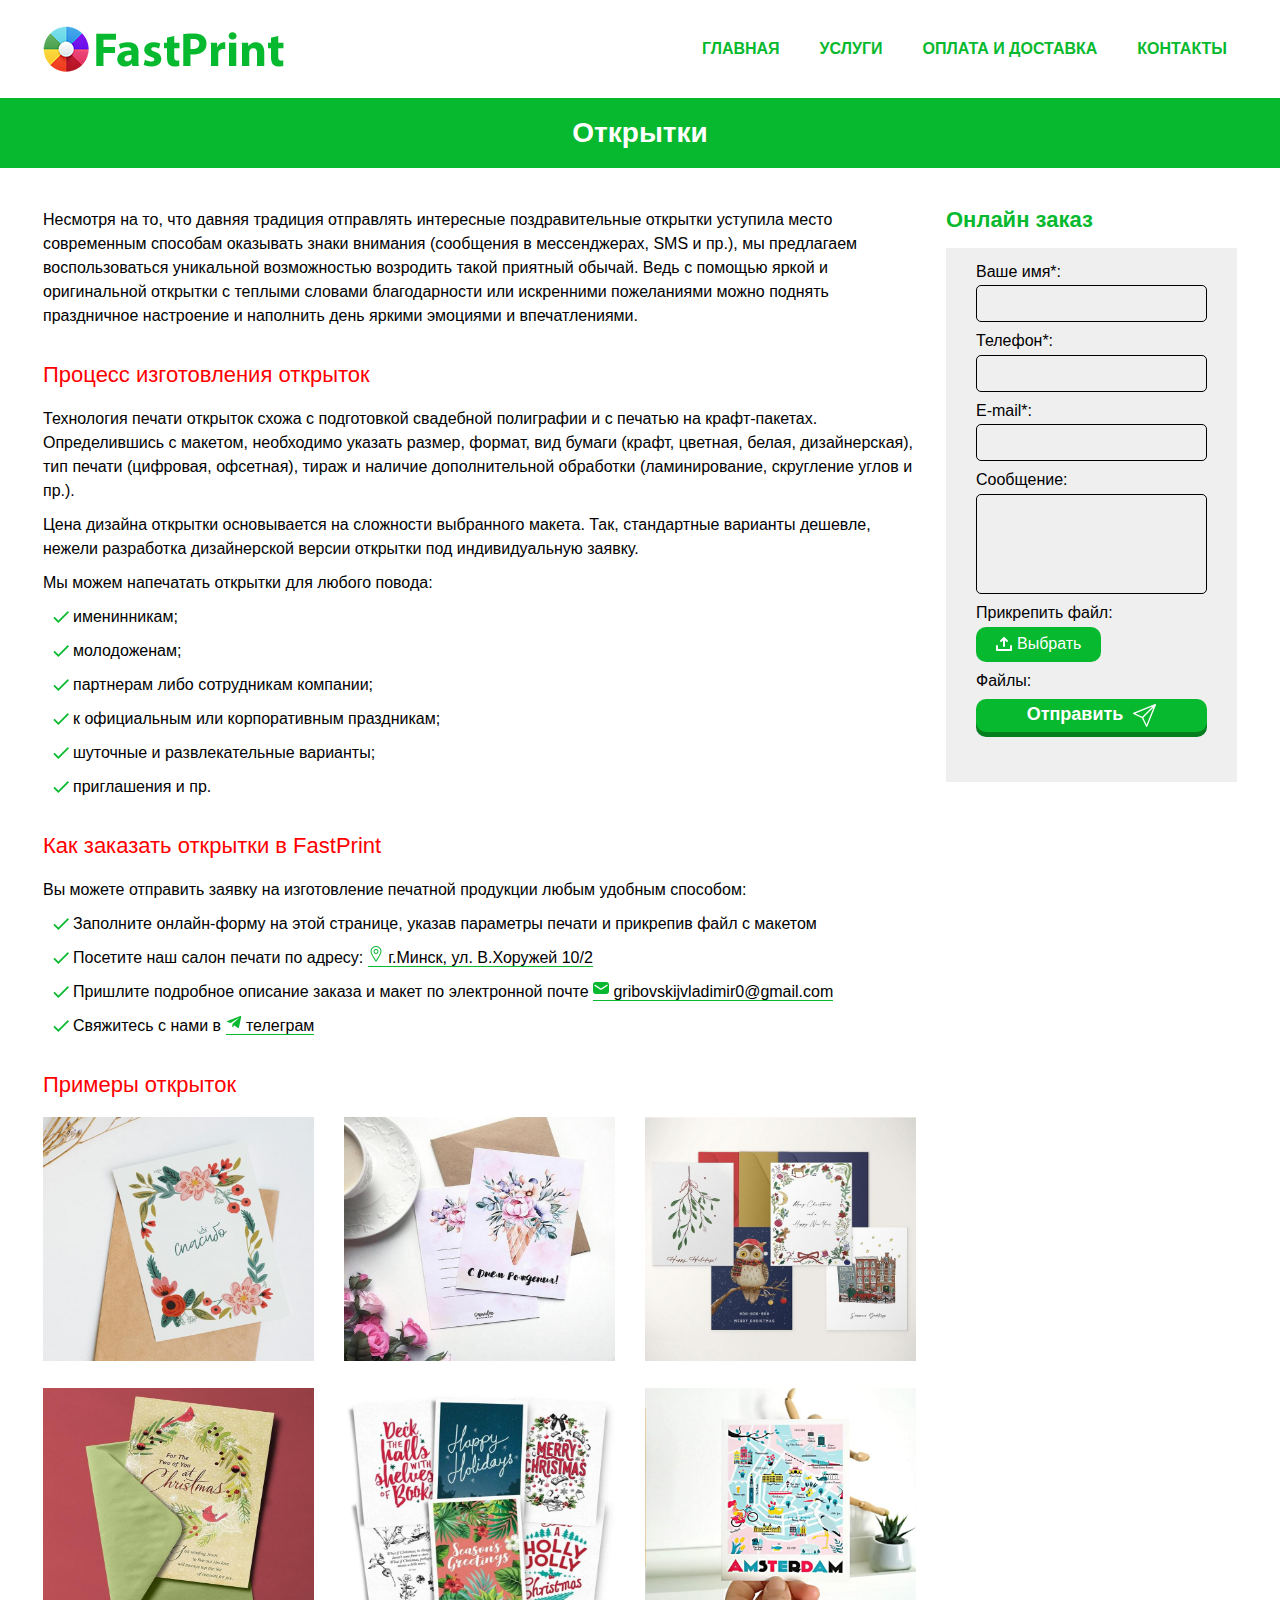
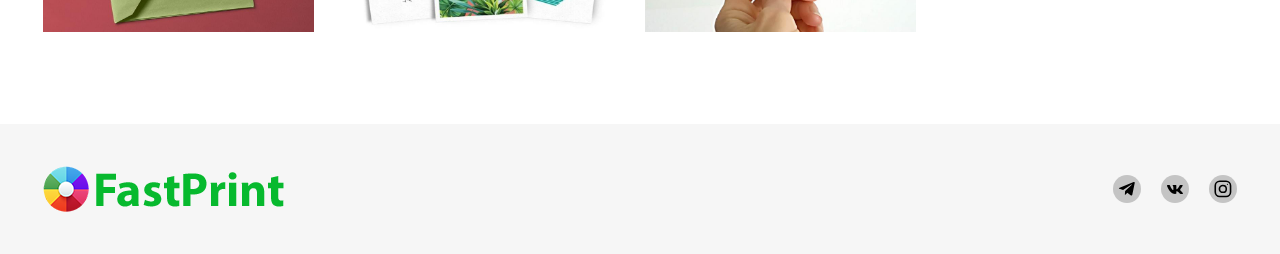
<file: otkrytki.html>
<!DOCTYPE html>
<html lang="en">
<head>
    <title>Открытки | Салон печати "FastPrint"</title>
    <meta http-equiv="Content-type" content="text/html;charset=UTF-8" />
    <meta name="viewport" content="width=device-width, initial-scale=1.0, minimum-scale=1.0, maximum-scale=1.0">
    <link rel="icon" type="image/x-icon" href="img/icon.png">
    <link rel="stylesheet" href="css/style.min.css">
</head>

<body>
    <header class="header">
    <div class="header__container container">
        <a href="index.html" class="header__logo"><img src="img/logo.png" alt=""></a>
        <div class="header__menu menu">
            <div class="menu__icon">
                <span></span>
            </div>
            <nav class="menu__body">
                <ul class="menu__list">
                    <li><a href="index.html" class="menu__link">Главная</a></li>
                    <li>
                        <p class="menu__link menu__link-arrow">Услуги<span class="menu__arrow"></span></p>
                        <ul class="menu__sub-list">
                            <li>
                                <h3 class="menu__sub-title1 menu__sub-link-arrow">Печатные услуги<span class="menu__sub-arrow"></span></h3>
                                <ul class="menu__sub-sub-list1">
                                    <li><a class="menu__sub-sub-link" href="pechat-photografij.html">Печать фотографий</a></li>
                                    <li><a class="menu__sub-sub-link" href="raspechatka.html">Распечатка</a></li>
                                    <li><a class="menu__sub-sub-link" href="kserokopia.html">Ксерокопия</a></li>
                                    <li><a class="menu__sub-sub-link" href="skanirovanie.html">Сканирование</a></li>
                                </ul>
                            </li>
                            <li>
                                <h3 class="menu__sub-title2 menu__sub-link-arrow">Широкоформатная печать<span class="menu__sub-arrow"></span></h3>
                                <ul class="menu__sub-sub-list2">
                                    <li><a class="menu__sub-sub-link" href="shirokoformatnaja-fotopechat.html">Широкоформатная фотопечать</a></li>
                                    <li><a class="menu__sub-sub-link" href="pechat-plakatov-i-chertezhej.html">Печать плакатов и чертежей</a></li>
                                </ul>
                            </li>
                            <li>
                                <h3 class="menu__sub-title3 menu__sub-link-arrow">УФ печать<span class="menu__sub-arrow"></span></h3>
                                <ul class="menu__sub-sub-list3">
                                    <li><a class="menu__sub-sub-link" href="pechat-na-chehlah.html">Печать на чехлах</a></li>
                                    <li><a class="menu__sub-sub-link" href="pechat-na-termokrujkah.html">Печать на термокружках</a></li>
                                </ul>
                            </li>
                            <li>
                                <h3 class="menu__sub-title4 menu__sub-link-arrow">Полиграфическая продукция<span class="menu__sub-arrow"></span></h3>
                                <ul class="menu__sub-sub-list4">
                                    <li><a class="menu__sub-sub-link" href="otkrytki.html">Открытки</a></li>
                                    <li><a class="menu__sub-sub-link" href="zakladki.html">Закладки для книг</a></li>
                                </ul>
                            </li>
                        </ul>
                    </li>
                    <li><a href="faq.html" class="menu__link">Оплата и доставка</a></li>
                    <li><a href="contactus.html" class="menu__link">Контакты</a></li>
                </ul>
            </nav>
        </div>
    </div>
</header>
<script src="js/header.min.js"></script>
    <main class="main">
        <section class="title">
            <h1 class="title__text">Открытки</h1>
        </section>
        <div class="container">
            <div class="services__row">
                <div class="services__content">
                    <section class="services__text">
                        <p>Несмотря на то, что давняя традиция отправлять интересные поздравительные открытки уступила место современным способам
                        оказывать знаки внимания (сообщения в мессенджерах, SMS и пр.), мы предлагаем воспользоваться уникальной возможностью
                        возродить такой приятный обычай. Ведь с помощью яркой и оригинальной открытки с теплыми словами благодарности или
                        искренними пожеланиями можно поднять праздничное настроение и наполнить день яркими эмоциями и впечатлениями.</p>
                    </section>
                    <section class="process">
                        <h2 class="services__title">Процесс изготовления открыток</h2>
                        <p>Технология печати открыток схожа с подготовкой свадебной полиграфии и с печатью на крафт-пакетах. Определившись с
                        макетом, необходимо указать размер, формат, вид бумаги (крафт, цветная, белая, дизайнерская), тип печати (цифровая,
                        офсетная), тираж и наличие дополнительной обработки (ламинирование, скругление углов и пр.).</p>
                        <p>Цена дизайна открытки основывается на сложности выбранного макета. Так, стандартные варианты дешевле, нежели разработка
                        дизайнерской версии открытки под индивидуальную заявку.</p>
                        <p>Мы можем напечатать открытки для любого повода:</p>
                        <ul>
                            <li>именинникам;</li>
                            <li>молодоженам;</li>
                            <li>партнерам либо сотрудникам компании;</li>
                            <li>к официальным или корпоративным праздникам;</li>
                            <li>шуточные и развлекательные варианты;</li>
                            <li>приглашения и пр.</li>
                        </ul>
                    </section>
                    <section class="ways-to-make-order">
                        <h2 class="services__title">Как заказать открытки в FastPrint</h2>
                        <p>Вы можете отправить заявку на изготовление печатной продукции любым удобным способом:</p>
                        <ul>
                            <li>Заполните онлайн-форму на этой странице, указав параметры печати и прикрепив файл с макетом</li>
                            <li>Посетите наш салон печати по адресу: <a href="https://goo.gl/maps/ATwQqEYhW7sJsYjD8"><img
                                        src="img/point.png" alt=""> г.Минск, ул. В.Хоружей 10/2</a></li>
                            <li>Пришлите подробное описание заказа и макет по электронной почте <a
                                    href="mailto:gribovskijvladimir0@gmail.com"><img src="img/email.png" alt="">
                                    gribovskijvladimir0@gmail.com</a></li>
                            <li>Свяжитесь с нами в <a href="https://t.me/ner0ny"><img src="img/telegram-green.png" alt=""> телеграм</a></li>
                        </ul>
                    </section>
                    <section class="our-works">
                        <h2 class="services__title">Примеры открыток</h2>
                        <div class="our-works__row">
                            <div class="our-works__item our-works__item-margin"><img src="img/card1.jpg" class="our-works__image" alt=""></div>
                            <div class="our-works__item our-works__item-margin"><img src="img/card2.jpg" class="our-works__image" alt=""></div>
                            <div class="our-works__item our-works__item-margin"><img src="img/card3.jpg" class="our-works__image" alt=""></div>
                        </div>
                        <div class="our-works__row">    
                            <div class="our-works__item"><img src="img/card4.jpg" class="our-works__image" alt=""></div>
                            <div class="our-works__item"><img src="img/card5.jpg" class="our-works__image" alt=""></div>
                            <div class="our-works__item"><img src="img/card6.jpg" class="our-works__image" alt=""></div>
                        </div>
                    </section>
                </div>
                <div class="services__right">
                    <div class="services__form">
                        <h2 class="form__title">Онлайн заказ</h2>
                        <form action="#" class="form" id="form" method="POST">
                            <div class="form__item">
                                <label for="formName" class="form__label">Ваше имя*:</label>
                                <input type="text" name="name" class="form__input __req">
                            </div>
                            <div class="form__item">
                                <label for="formPhone" class="form__label">Телефон*:</label>
                                <input type="tel" name="tel" class="form__input __req">
                            </div>
                            <div class="form__item">
                                <label for="formEmail" class="form__label">E-mail*:</label>
                                <input type="text" name="email" class="form__input __req __email">
                            </div>
                            <div class="form__item">
                                <label for="formMessage" class="form__label">Сообщение:</label>
                                <textarea type="text" name="message" class="form__input form__input-message"></textarea>
                            </div>
                            <div class="form__item">
                                <div class="form__label">Прикрепить файл:</div>
                                <div class="file">
                                    <div class="file__item">
                                        <input accept=".jpg, .png" type="file" name="file[]" multiple
                                            class="file__input">
                                        <div class="file__button"> <img src="img/upload.png" class="file__image">Выбрать
                                        </div>
                                        <div class="file__label">Файлы:
                                            <ul class="file__name" id="file__name"></ul>
                                        </div>
                                    </div>
                                </div>
                            </div>
                            <button type="submit" class="form__button" id="form__button">Отправить <svg version="1.1" xmlns="http://www.w3.org/2000/svg" xmlns:xlink="http://www.w3.org/1999/xlink" x="0px" y="0px" viewBox="0 0 512.001 512.001" style="enable-background:new 0 0 512.001 512.001;" xml:space="preserve"><g><path d="M507.608,4.395c-4.243-4.244-10.609-5.549-16.177-3.321L9.43,193.872c-5.515,2.206-9.208,7.458-9.42,13.395c-0.211,5.936,3.101,11.437,8.445,14.029l190.068,92.181l92.182,190.068c2.514,5.184,7.764,8.455,13.493,8.455c0.178,0,0.357-0.003,0.536-0.01c5.935-0.211,11.189-3.904,13.394-9.419l192.8-481.998C513.156,15.001,511.851,8.638,507.608,4.395z M52.094,209.118L434.72,56.069L206.691,284.096L52.094,209.118z M302.883,459.907l-74.979-154.599l228.03-228.027L302.883,459.907z"></path></g></svg></button>
                            <div class="form__result" id="form__result"></div>
                            <div class="form__hidden">
                                <input type="text" name="title" id="title" value="Открытки">
                            </div>
                        </form>
                    </div>
                </div>
            </div>
        </div>
    </main>
    <footer class="footer">
    <div class="container">
        <div class="footer__row">
            <a href="index.html"><img src="img/logo.png" alt="" class="footer__logo"></a>
            <div class="footer__social-links">
                <a href="https://t.me/ner0ny" class="footer__social-link" target="_blank"><img src="img/telegram.svg" alt=""></a>
                <a href="https://vk.com/ner0ny" class="footer__social-link" target="_blank"><img src="img/vk.svg" alt=""></a>
                <a href="https://www.instagram.com/ner0ny/" class="footer__social-link" target="_blank"><img src="img/instagram.svg" alt=""></a>
            </div>
        </div>
    </div>
</footer>
    <script src="js/inputmask.min.js"></script>
    <script src="js/app.js"></script>
</body>
</html>
</file>
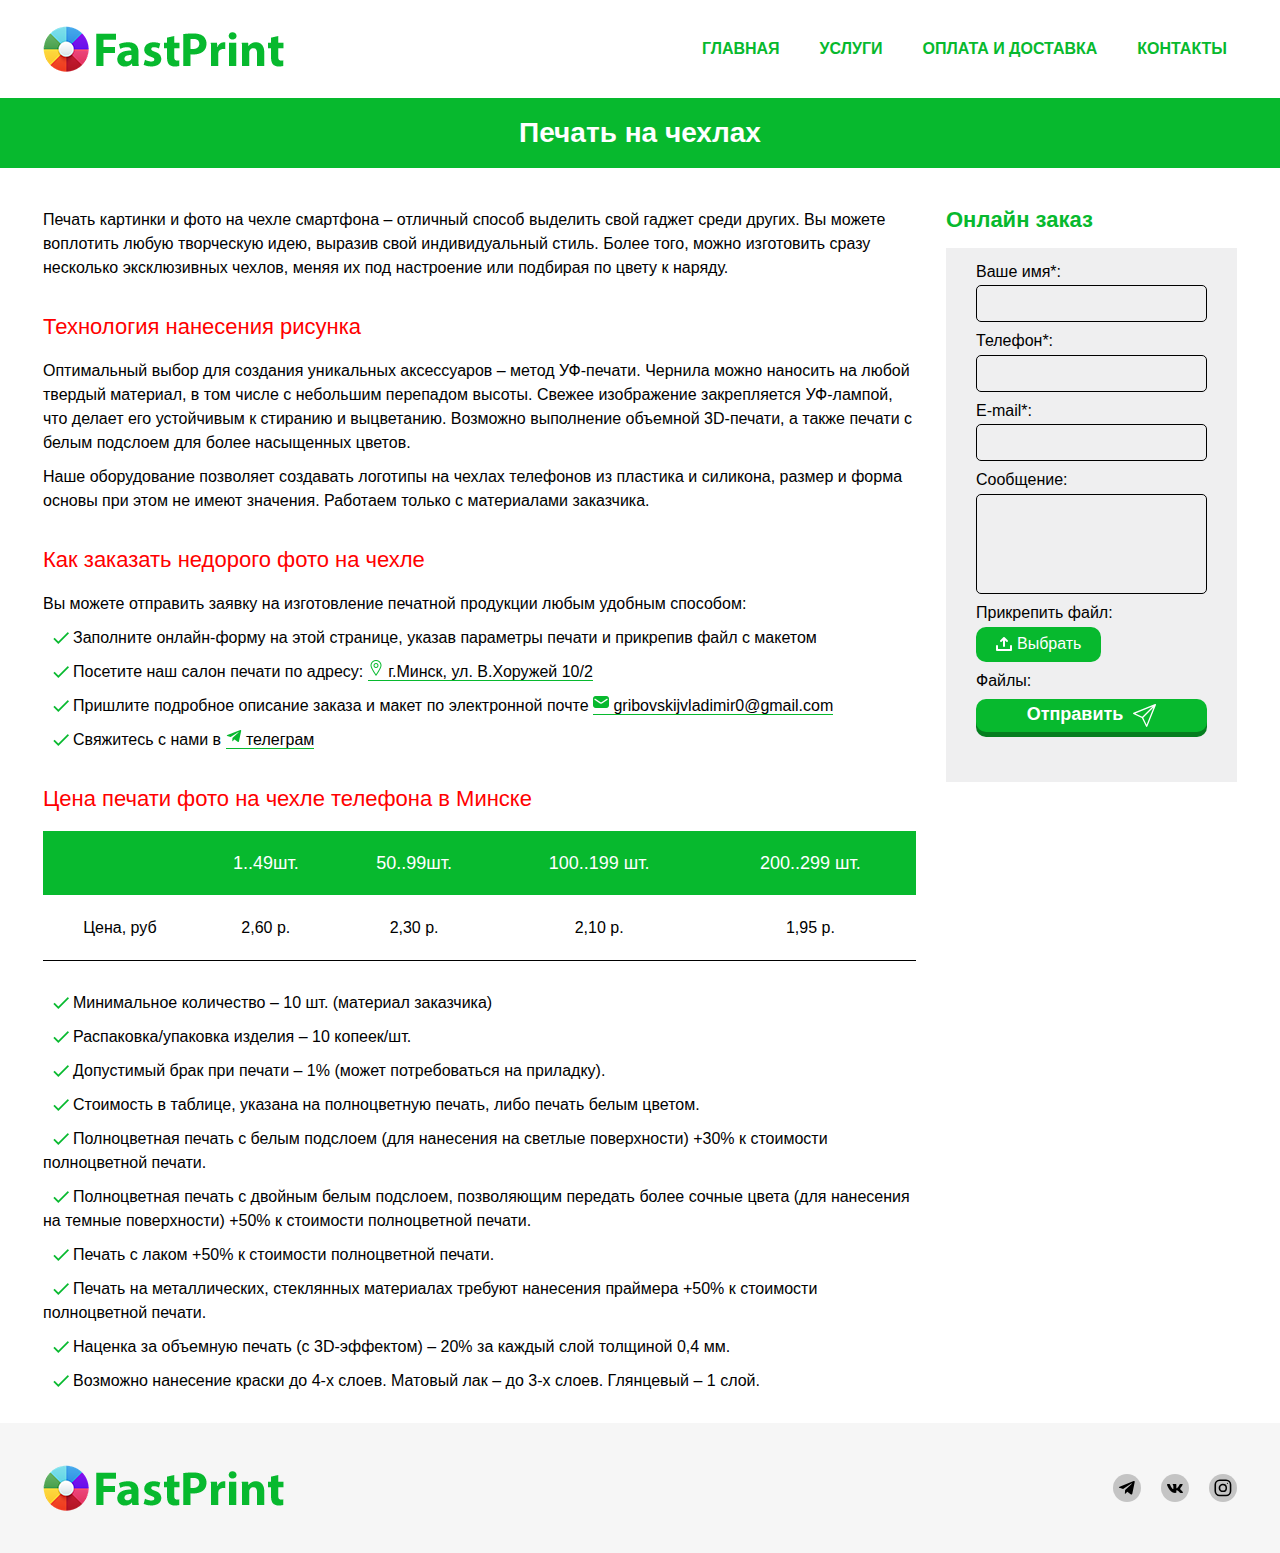
<file: pechat-na-chehlah.html>
<!DOCTYPE html>
<html lang="en">
<head>
    <title>Печать на чехлах | Салон печати "FastPrint"</title>
    <meta http-equiv="Content-type" content="text/html;charset=UTF-8" />
    <meta name="viewport" content="width=device-width, initial-scale=1.0, minimum-scale=1.0, maximum-scale=1.0">
    <link rel="icon" type="image/x-icon" href="img/icon.png">
    <link rel="stylesheet" href="css/style.min.css">
</head>
<body>
    <header class="header">
    <div class="header__container container">
        <a href="index.html" class="header__logo"><img src="img/logo.png" alt=""></a>
        <div class="header__menu menu">
            <div class="menu__icon">
                <span></span>
            </div>
            <nav class="menu__body">
                <ul class="menu__list">
                    <li><a href="index.html" class="menu__link">Главная</a></li>
                    <li>
                        <p class="menu__link menu__link-arrow">Услуги<span class="menu__arrow"></span></p>
                        <ul class="menu__sub-list">
                            <li>
                                <h3 class="menu__sub-title1 menu__sub-link-arrow">Печатные услуги<span class="menu__sub-arrow"></span></h3>
                                <ul class="menu__sub-sub-list1">
                                    <li><a class="menu__sub-sub-link" href="pechat-photografij.html">Печать фотографий</a></li>
                                    <li><a class="menu__sub-sub-link" href="raspechatka.html">Распечатка</a></li>
                                    <li><a class="menu__sub-sub-link" href="kserokopia.html">Ксерокопия</a></li>
                                    <li><a class="menu__sub-sub-link" href="skanirovanie.html">Сканирование</a></li>
                                </ul>
                            </li>
                            <li>
                                <h3 class="menu__sub-title2 menu__sub-link-arrow">Широкоформатная печать<span class="menu__sub-arrow"></span></h3>
                                <ul class="menu__sub-sub-list2">
                                    <li><a class="menu__sub-sub-link" href="shirokoformatnaja-fotopechat.html">Широкоформатная фотопечать</a></li>
                                    <li><a class="menu__sub-sub-link" href="pechat-plakatov-i-chertezhej.html">Печать плакатов и чертежей</a></li>
                                </ul>
                            </li>
                            <li>
                                <h3 class="menu__sub-title3 menu__sub-link-arrow">УФ печать<span class="menu__sub-arrow"></span></h3>
                                <ul class="menu__sub-sub-list3">
                                    <li><a class="menu__sub-sub-link" href="pechat-na-chehlah.html">Печать на чехлах</a></li>
                                    <li><a class="menu__sub-sub-link" href="pechat-na-termokrujkah.html">Печать на термокружках</a></li>
                                </ul>
                            </li>
                            <li>
                                <h3 class="menu__sub-title4 menu__sub-link-arrow">Полиграфическая продукция<span class="menu__sub-arrow"></span></h3>
                                <ul class="menu__sub-sub-list4">
                                    <li><a class="menu__sub-sub-link" href="otkrytki.html">Открытки</a></li>
                                    <li><a class="menu__sub-sub-link" href="zakladki.html">Закладки для книг</a></li>
                                </ul>
                            </li>
                        </ul>
                    </li>
                    <li><a href="faq.html" class="menu__link">Оплата и доставка</a></li>
                    <li><a href="contactus.html" class="menu__link">Контакты</a></li>
                </ul>
            </nav>
        </div>
    </div>
</header>
<script src="js/header.min.js"></script>
    <main class="main">
        <section class="title">
            <h1 class="title__text">Печать на чехлах</h1>
        </section>
        <div class="container">
            <div class="services__row">
                <div class="services__content">
                    <section class="services__text">
                        <p>Печать картинки и фото на чехле смартфона – отличный способ выделить свой гаджет среди других. Вы можете воплотить любую
                        творческую идею, выразив свой индивидуальный стиль. Более того, можно изготовить сразу несколько эксклюзивных чехлов,
                        меняя их под настроение или подбирая по цвету к наряду.</p>
                    </section>
                    <section class="drawing-technology">
                        <h2 class="services__title">Технология нанесения рисунка</h2>
                        <p>Оптимальный выбор для создания уникальных аксессуаров – метод УФ-печати. Чернила можно наносить на любой твердый
                        материал, в том числе с небольшим перепадом высоты. Свежее изображение закрепляется УФ-лампой, что делает его устойчивым
                        к стиранию и выцветанию. Возможно выполнение объемной 3D-печати, а также печати с белым подслоем для более насыщенных
                        цветов.</p>
                        <p>Наше оборудование позволяет создавать логотипы на чехлах телефонов из пластика и силикона, размер и форма основы при
                        этом не имеют значения. Работаем только с материалами заказчика.</p>
                    </section>
                    <section class="ways-to-make-order">
                        <h2 class="services__title">Как заказать недорого фото на чехле</h2>
                        <p>Вы можете отправить заявку на изготовление печатной продукции любым удобным способом:</p>
                        <ul>
                            <li>Заполните онлайн-форму на этой странице, указав параметры печати и прикрепив файл с макетом</li>
                            <li>Посетите наш салон печати по адресу: <a href="https://goo.gl/maps/ATwQqEYhW7sJsYjD8"><img src="img/point.png" alt=""> г.Минск, ул. В.Хоружей 10/2</a></li>
                            <li>Пришлите подробное описание заказа и макет по электронной почте <a href="mailto:gribovskijvladimir0@gmail.com"><img src="img/email.png" alt=""> gribovskijvladimir0@gmail.com</a></li>
                            <li>Свяжитесь с нами в <a href="https://t.me/ner0ny"><img src="img/telegram-green.png" alt=""> телеграм</a></li>
                        </ul>
                    </section>
                    <section class="services__table-price">
                        <h2 class="services__title">Цена печати фото на чехле телефона в Минске</h2>
                        <table>
                            <tr class="table__top">
                                <td class="table__text"></td>
                                <td class="table__text">1..49шт.</td>
                                <td class="table__text">50..99шт.</td>
                                <td class="table__text">100..199 шт.</td>
                                <td class="table__text">200..299 шт.</td>
                            </tr>
                            <tr>
                                <td class="table__text">Цена, руб</td>
                                <td class="table__text">2,60 р.</td>
                                <td class="table__text">2,30 р.</td>
                                <td class="table__text">2,10 р.</td>
                                <td class="table__text">1,95 р.</td>
                            </tr>
                        </table>
                        <ul>
                            <li>Минимальное количество – 10 шт. (материал заказчика)</li>
                            <li>Распаковка/упаковка изделия – 10 копеек/шт.</li>
                            <li>Допустимый брак при печати – 1% (может потребоваться на приладку).</li>
                            <li>Стоимость в таблице, указана на полноцветную печать, либо печать белым цветом.</li>
                            <li>Полноцветная печать с белым подслоем (для нанесения на светлые поверхности) +30% к
                                стоимости полноцветной печати.</li>
                            <li>Полноцветная печать с двойным белым подслоем, позволяющим передать более сочные цвета
                                (для нанесения на темные
                                поверхности) +50% к стоимости полноцветной печати.</li>
                            <li>Печать с лаком +50% к стоимости полноцветной печати.</li>
                            <li>Печать на металлических, стеклянных материалах требуют нанесения праймера +50% к
                                стоимости полноцветной печати.</li>
                            <li>Наценка за объемную печать (с 3D-эффектом) – 20% за каждый слой толщиной 0,4 мм.</li>
                            <li>Возможно нанесение краски до 4-х слоев. Матовый лак – до 3-х слоев. Глянцевый – 1 слой.
                            </li>
                        </ul>
                    </section>
                </div>
                <div class="services__right">
                    <div class="services__form">
                        <h2 class="form__title">Онлайн заказ</h2>
                        <form action="#" class="form" id="form" method="POST">
                            <div class="form__item">
                                <label for="formName" class="form__label">Ваше имя*:</label>
                                <input type="text" name="name" class="form__input __req">
                            </div>
                            <div class="form__item">
                                <label for="formPhone" class="form__label">Телефон*:</label>
                                <input type="tel" name="tel" class="form__input __req">
                            </div>
                            <div class="form__item">
                                <label for="formEmail" class="form__label">E-mail*:</label>
                                <input type="text" name="email" class="form__input __req __email">
                            </div>
                            <div class="form__item">
                                <label for="formMessage" class="form__label">Сообщение:</label>
                                <textarea type="text" name="message" class="form__input form__input-message"></textarea>
                            </div>
                            <div class="form__item">
                                <div class="form__label">Прикрепить файл:</div>
                                <div class="file">
                                    <div class="file__item">
                                        <input accept=".jpg, .png" type="file" name="file[]" multiple
                                            class="file__input">
                                        <div class="file__button"> <img src="img/upload.png" class="file__image">Выбрать
                                        </div>
                                        <div class="file__label">Файлы:
                                            <ul class="file__name" id="file__name"></ul>
                                        </div>
                                    </div>
                                </div>
                            </div>
                            <button type="submit" class="form__button" id="form__button">Отправить <svg version="1.1"
                                    xmlns="http://www.w3.org/2000/svg" xmlns:xlink="http://www.w3.org/1999/xlink"
                                    x="0px" y="0px" viewBox="0 0 512.001 512.001"
                                    style="enable-background:new 0 0 512.001 512.001;" xml:space="preserve">
                                    <g>
                                        <path
                                            d="M507.608,4.395c-4.243-4.244-10.609-5.549-16.177-3.321L9.43,193.872c-5.515,2.206-9.208,7.458-9.42,13.395c-0.211,5.936,3.101,11.437,8.445,14.029l190.068,92.181l92.182,190.068c2.514,5.184,7.764,8.455,13.493,8.455c0.178,0,0.357-0.003,0.536-0.01c5.935-0.211,11.189-3.904,13.394-9.419l192.8-481.998C513.156,15.001,511.851,8.638,507.608,4.395z M52.094,209.118L434.72,56.069L206.691,284.096L52.094,209.118z M302.883,459.907l-74.979-154.599l228.03-228.027L302.883,459.907z">
                                        </path>
                                    </g>
                                </svg>
                            </button>
                            <div class="form__result" id="form__result"></div>
                            <div class="form__hidden">
                                <input type="text" name="title" id="title" value="Печать на чехлах">
                            </div>
                        </form>
                    </div>
                </div>
            </div>
        </div>
    </main>
    <footer class="footer">
    <div class="container">
        <div class="footer__row">
            <a href="index.html"><img src="img/logo.png" alt="" class="footer__logo"></a>
            <div class="footer__social-links">
                <a href="https://t.me/ner0ny" class="footer__social-link" target="_blank"><img src="img/telegram.svg" alt=""></a>
                <a href="https://vk.com/ner0ny" class="footer__social-link" target="_blank"><img src="img/vk.svg" alt=""></a>
                <a href="https://www.instagram.com/ner0ny/" class="footer__social-link" target="_blank"><img src="img/instagram.svg" alt=""></a>
            </div>
        </div>
    </div>
</footer>
    <script src="js/inputmask.min.js"></script>
    <script src="js/app.js"></script>
</body>
</html>
</file>
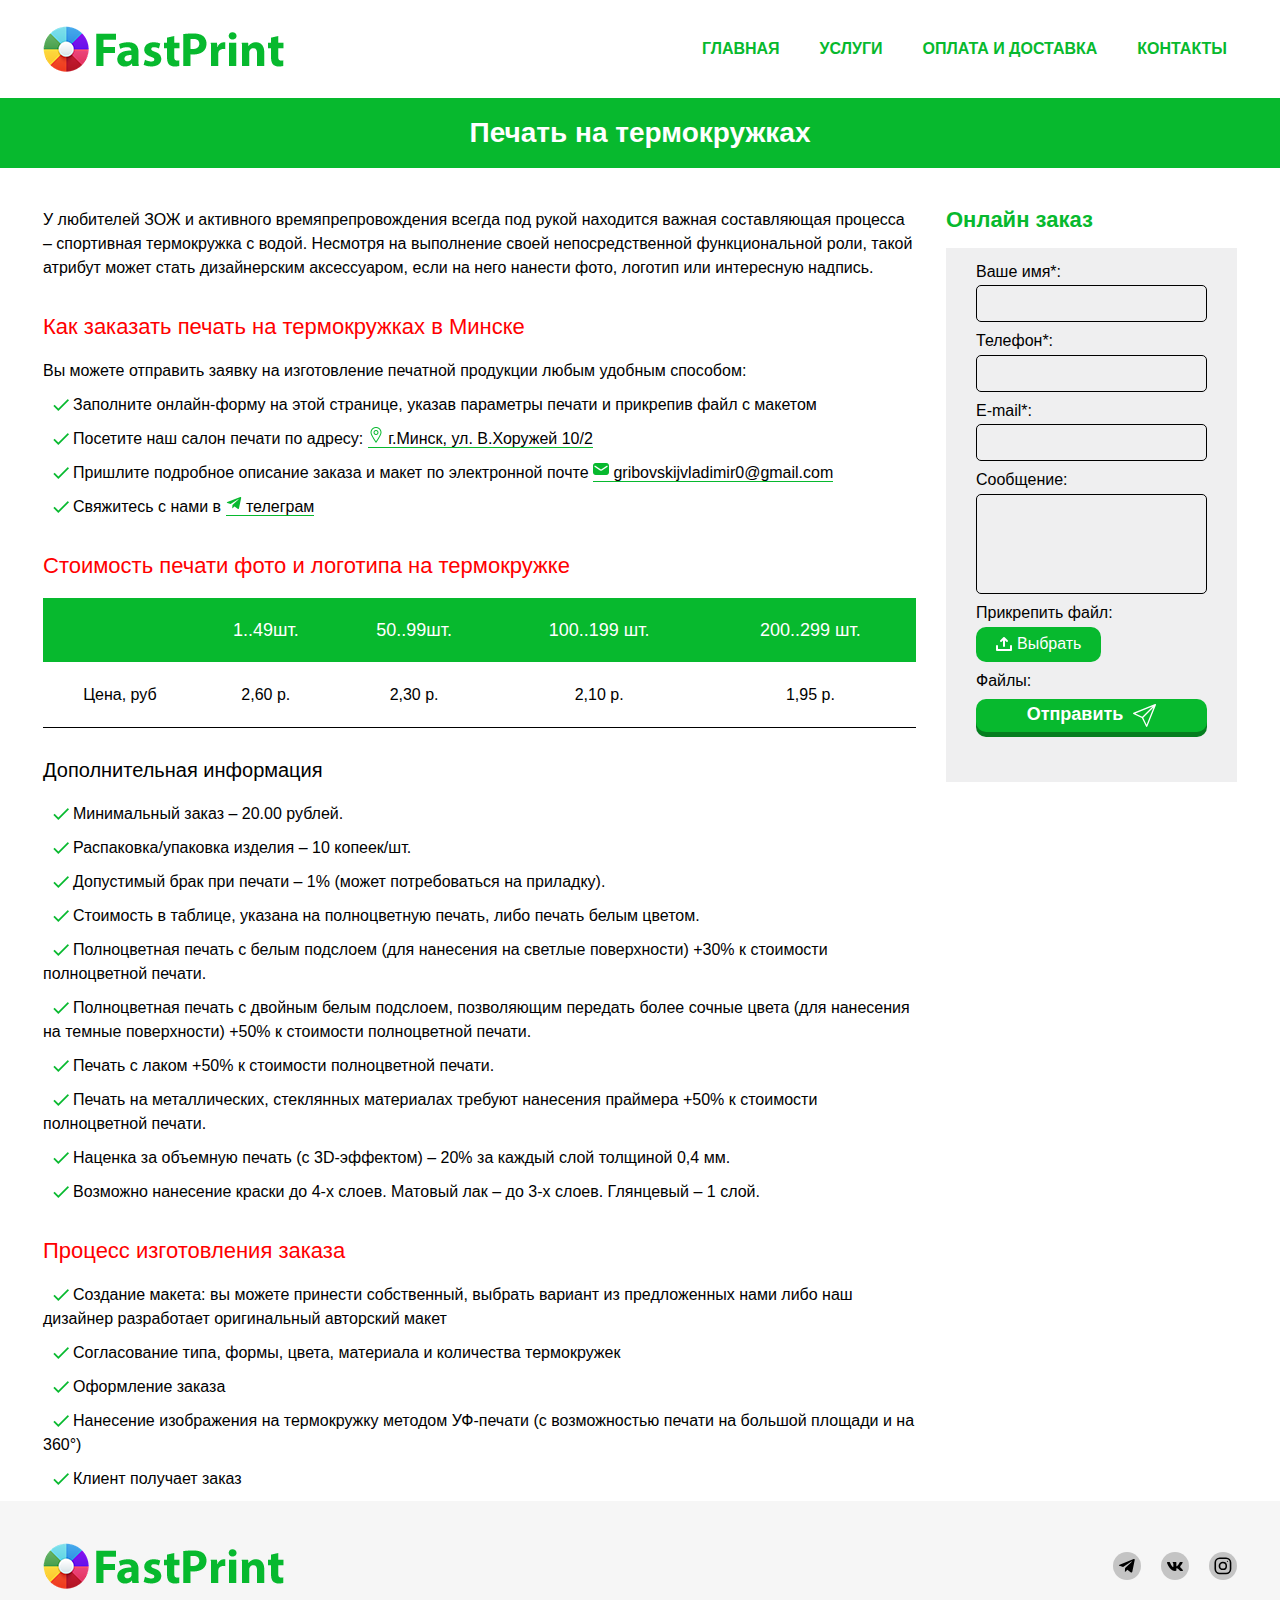
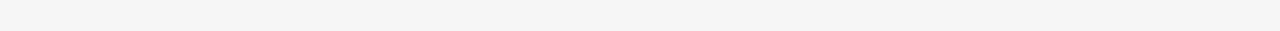
<file: pechat-na-termokrujkah.html>
<!DOCTYPE html>
<html lang="en">
<head>
    <title>Печать на термокружках | Салон печати "FastPrint"</title>
    <meta http-equiv="Content-type" content="text/html;charset=UTF-8" />
    <meta name="viewport" content="width=device-width, initial-scale=1.0, minimum-scale=1.0, maximum-scale=1.0">
    <link rel="icon" type="image/x-icon" href="img/icon.png">
    <link rel="stylesheet" href="css/style.min.css">
</head>
<body>
    <header class="header">
    <div class="header__container container">
        <a href="index.html" class="header__logo"><img src="img/logo.png" alt=""></a>
        <div class="header__menu menu">
            <div class="menu__icon">
                <span></span>
            </div>
            <nav class="menu__body">
                <ul class="menu__list">
                    <li><a href="index.html" class="menu__link">Главная</a></li>
                    <li>
                        <p class="menu__link menu__link-arrow">Услуги<span class="menu__arrow"></span></p>
                        <ul class="menu__sub-list">
                            <li>
                                <h3 class="menu__sub-title1 menu__sub-link-arrow">Печатные услуги<span class="menu__sub-arrow"></span></h3>
                                <ul class="menu__sub-sub-list1">
                                    <li><a class="menu__sub-sub-link" href="pechat-photografij.html">Печать фотографий</a></li>
                                    <li><a class="menu__sub-sub-link" href="raspechatka.html">Распечатка</a></li>
                                    <li><a class="menu__sub-sub-link" href="kserokopia.html">Ксерокопия</a></li>
                                    <li><a class="menu__sub-sub-link" href="skanirovanie.html">Сканирование</a></li>
                                </ul>
                            </li>
                            <li>
                                <h3 class="menu__sub-title2 menu__sub-link-arrow">Широкоформатная печать<span class="menu__sub-arrow"></span></h3>
                                <ul class="menu__sub-sub-list2">
                                    <li><a class="menu__sub-sub-link" href="shirokoformatnaja-fotopechat.html">Широкоформатная фотопечать</a></li>
                                    <li><a class="menu__sub-sub-link" href="pechat-plakatov-i-chertezhej.html">Печать плакатов и чертежей</a></li>
                                </ul>
                            </li>
                            <li>
                                <h3 class="menu__sub-title3 menu__sub-link-arrow">УФ печать<span class="menu__sub-arrow"></span></h3>
                                <ul class="menu__sub-sub-list3">
                                    <li><a class="menu__sub-sub-link" href="pechat-na-chehlah.html">Печать на чехлах</a></li>
                                    <li><a class="menu__sub-sub-link" href="pechat-na-termokrujkah.html">Печать на термокружках</a></li>
                                </ul>
                            </li>
                            <li>
                                <h3 class="menu__sub-title4 menu__sub-link-arrow">Полиграфическая продукция<span class="menu__sub-arrow"></span></h3>
                                <ul class="menu__sub-sub-list4">
                                    <li><a class="menu__sub-sub-link" href="otkrytki.html">Открытки</a></li>
                                    <li><a class="menu__sub-sub-link" href="zakladki.html">Закладки для книг</a></li>
                                </ul>
                            </li>
                        </ul>
                    </li>
                    <li><a href="faq.html" class="menu__link">Оплата и доставка</a></li>
                    <li><a href="contactus.html" class="menu__link">Контакты</a></li>
                </ul>
            </nav>
        </div>
    </div>
</header>
<script src="js/header.min.js"></script>
    <main class="main">
        <section class="title">
            <h1 class="title__text">Печать на термокружках</h1>
        </section>
        <div class="container">
            <div class="services__row">
                <div class="services__content">
                    <section class="services__text">
                        <p>У любителей ЗОЖ и активного времяпрепровождения всегда под рукой находится важная составляющая процесса – спортивная
                        термокружка с водой. Несмотря на выполнение своей непосредственной функциональной роли, такой атрибут может стать
                        дизайнерским аксессуаром, если на него нанести фото, логотип или интересную надпись.</p>
                    </section>
                    <section class="ways-to-make-order">
                        <h2 class="services__title">Как заказать печать на термокружках в Минске</h2>
                        <p>Вы можете отправить заявку на изготовление печатной продукции любым удобным способом:</p>
                        <ul>
                            <li>Заполните онлайн-форму на этой странице, указав параметры печати и прикрепив файл с макетом</li>
                            <li>Посетите наш салон печати по адресу: <a href="https://goo.gl/maps/ATwQqEYhW7sJsYjD8"><img src="img/point.png" alt=""> г.Минск, ул. В.Хоружей 10/2</a></li>
                            <li>Пришлите подробное описание заказа и макет по электронной почте <a href="mailto:gribovskijvladimir0@gmail.com"><img src="img/email.png" alt=""> gribovskijvladimir0@gmail.com</a></li>
                            <li>Свяжитесь с нами в <a href="https://t.me/ner0ny"><img src="img/telegram-green.png" alt=""> телеграм</a></li>
                        </ul>
                    </section>
                    <section class="services__table-price">
                        <h2 class="services__title">Стоимость печати фото и логотипа на термокружке</h2>
                        <table>
                            <tr class="table__top">
                                <td class="table__text"></td>
                                <td class="table__text">1..49шт.</td>
                                <td class="table__text">50..99шт.</td>
                                <td class="table__text">100..199 шт.</td>
                                <td class="table__text">200..299 шт.</td>
                            </tr>
                            <tr>
                                <td class="table__text">Цена, руб</td>
                                <td class="table__text">2,60 р.</td>
                                <td class="table__text">2,30 р.</td>
                                <td class="table__text">2,10 р.</td>
                                <td class="table__text">1,95 р.</td>
                            </tr>
                        </table>
                        <h3 class="additional__information">Дополнительная информация</h3>
                        <ul>
                            <li>Минимальный заказ – 20.00 рублей.</li>
                            <li>Распаковка/упаковка изделия – 10 копеек/шт.</li>
                            <li>Допустимый брак при печати – 1% (может потребоваться на приладку).</li>
                            <li>Стоимость в таблице, указана на полноцветную печать, либо печать белым цветом.</li>
                            <li>Полноцветная печать с белым подслоем (для нанесения на светлые поверхности) +30% к стоимости полноцветной печати.</li>
                            <li>Полноцветная печать с двойным белым подслоем, позволяющим передать более сочные цвета (для нанесения на темные
                            поверхности) +50% к стоимости полноцветной печати.</li>
                            <li>Печать с лаком +50% к стоимости полноцветной печати.</li>
                            <li>Печать на металлических, стеклянных материалах требуют нанесения праймера +50% к стоимости полноцветной печати.</li>
                            <li>Наценка за объемную печать (с 3D-эффектом) – 20% за каждый слой толщиной 0,4 мм.</li>
                            <li>Возможно нанесение краски до 4-х слоев. Матовый лак – до 3-х слоев. Глянцевый – 1 слой.</li>
                        </ul>
                    </section>
                    <section class="process">
                        <h2 class="services__title">Процесс изготовления заказа</h2>
                        <ul>
                            <li>Создание макета: вы можете принести собственный, выбрать вариант из предложенных нами либо наш дизайнер разработает
                            оригинальный авторский макет</li>
                            <li>Согласование типа, формы, цвета, материала и количества термокружек</li>
                            <li>Оформление заказа</li>
                            <li>Нанесение изображения на термокружку методом УФ-печати (с возможностью печати на большой площади и на 360°)</li>
                            <li>Клиент получает заказ</li>
                        </ul>
                    </section>
                </div>
                <div class="services__right">
                    <div class="services__form">
                        <h2 class="form__title">Онлайн заказ</h2>
                        <form action="#" class="form" id="form" method="POST">
                            <div class="form__item">
                                <label for="formName" class="form__label">Ваше имя*:</label>
                                <input type="text" name="name" class="form__input __req">
                            </div>
                            <div class="form__item">
                                <label for="formPhone" class="form__label">Телефон*:</label>
                                <input type="tel" name="tel" class="form__input __req">
                            </div>
                            <div class="form__item">
                                <label for="formEmail" class="form__label">E-mail*:</label>
                                <input type="text" name="email" class="form__input __req __email">
                            </div>
                            <div class="form__item">
                                <label for="formMessage" class="form__label">Сообщение:</label>
                                <textarea type="text" name="message" class="form__input form__input-message"></textarea>
                            </div>
                            <div class="form__item">
                                <div class="form__label">Прикрепить файл:</div>
                                <div class="file">
                                    <div class="file__item">
                                        <input accept=".jpg, .png" type="file" name="file[]" multiple
                                            class="file__input">
                                        <div class="file__button"> <img src="img/upload.png" class="file__image">Выбрать
                                        </div>
                                        <div class="file__label">Файлы:
                                            <ul class="file__name" id="file__name"></ul>
                                        </div>
                                    </div>
                                </div>
                            </div>
                            <button type="submit" class="form__button" id="form__button">Отправить <svg version="1.1" xmlns="http://www.w3.org/2000/svg" xmlns:xlink="http://www.w3.org/1999/xlink" x="0px" y="0px" viewBox="0 0 512.001 512.001" style="enable-background:new 0 0 512.001 512.001;" xml:space="preserve"><g><path d="M507.608,4.395c-4.243-4.244-10.609-5.549-16.177-3.321L9.43,193.872c-5.515,2.206-9.208,7.458-9.42,13.395c-0.211,5.936,3.101,11.437,8.445,14.029l190.068,92.181l92.182,190.068c2.514,5.184,7.764,8.455,13.493,8.455c0.178,0,0.357-0.003,0.536-0.01c5.935-0.211,11.189-3.904,13.394-9.419l192.8-481.998C513.156,15.001,511.851,8.638,507.608,4.395z M52.094,209.118L434.72,56.069L206.691,284.096L52.094,209.118z M302.883,459.907l-74.979-154.599l228.03-228.027L302.883,459.907z"></path></g></svg></button>
                            <div class="form__result" id="form__result"></div>
                            <div class="form__hidden">
                                <input type="text" name="title" id="title" value="Печать на термокружках">
                            </div>
                        </form>
                    </div>
                </div>
            </div>
        </div>
    </main>
    <footer class="footer">
    <div class="container">
        <div class="footer__row">
            <a href="index.html"><img src="img/logo.png" alt="" class="footer__logo"></a>
            <div class="footer__social-links">
                <a href="https://t.me/ner0ny" class="footer__social-link" target="_blank"><img src="img/telegram.svg" alt=""></a>
                <a href="https://vk.com/ner0ny" class="footer__social-link" target="_blank"><img src="img/vk.svg" alt=""></a>
                <a href="https://www.instagram.com/ner0ny/" class="footer__social-link" target="_blank"><img src="img/instagram.svg" alt=""></a>
            </div>
        </div>
    </div>
</footer>
    <script src="js/inputmask.min.js"></script>
    <script src="js/app.js"></script>
</body>
</html>
</file>
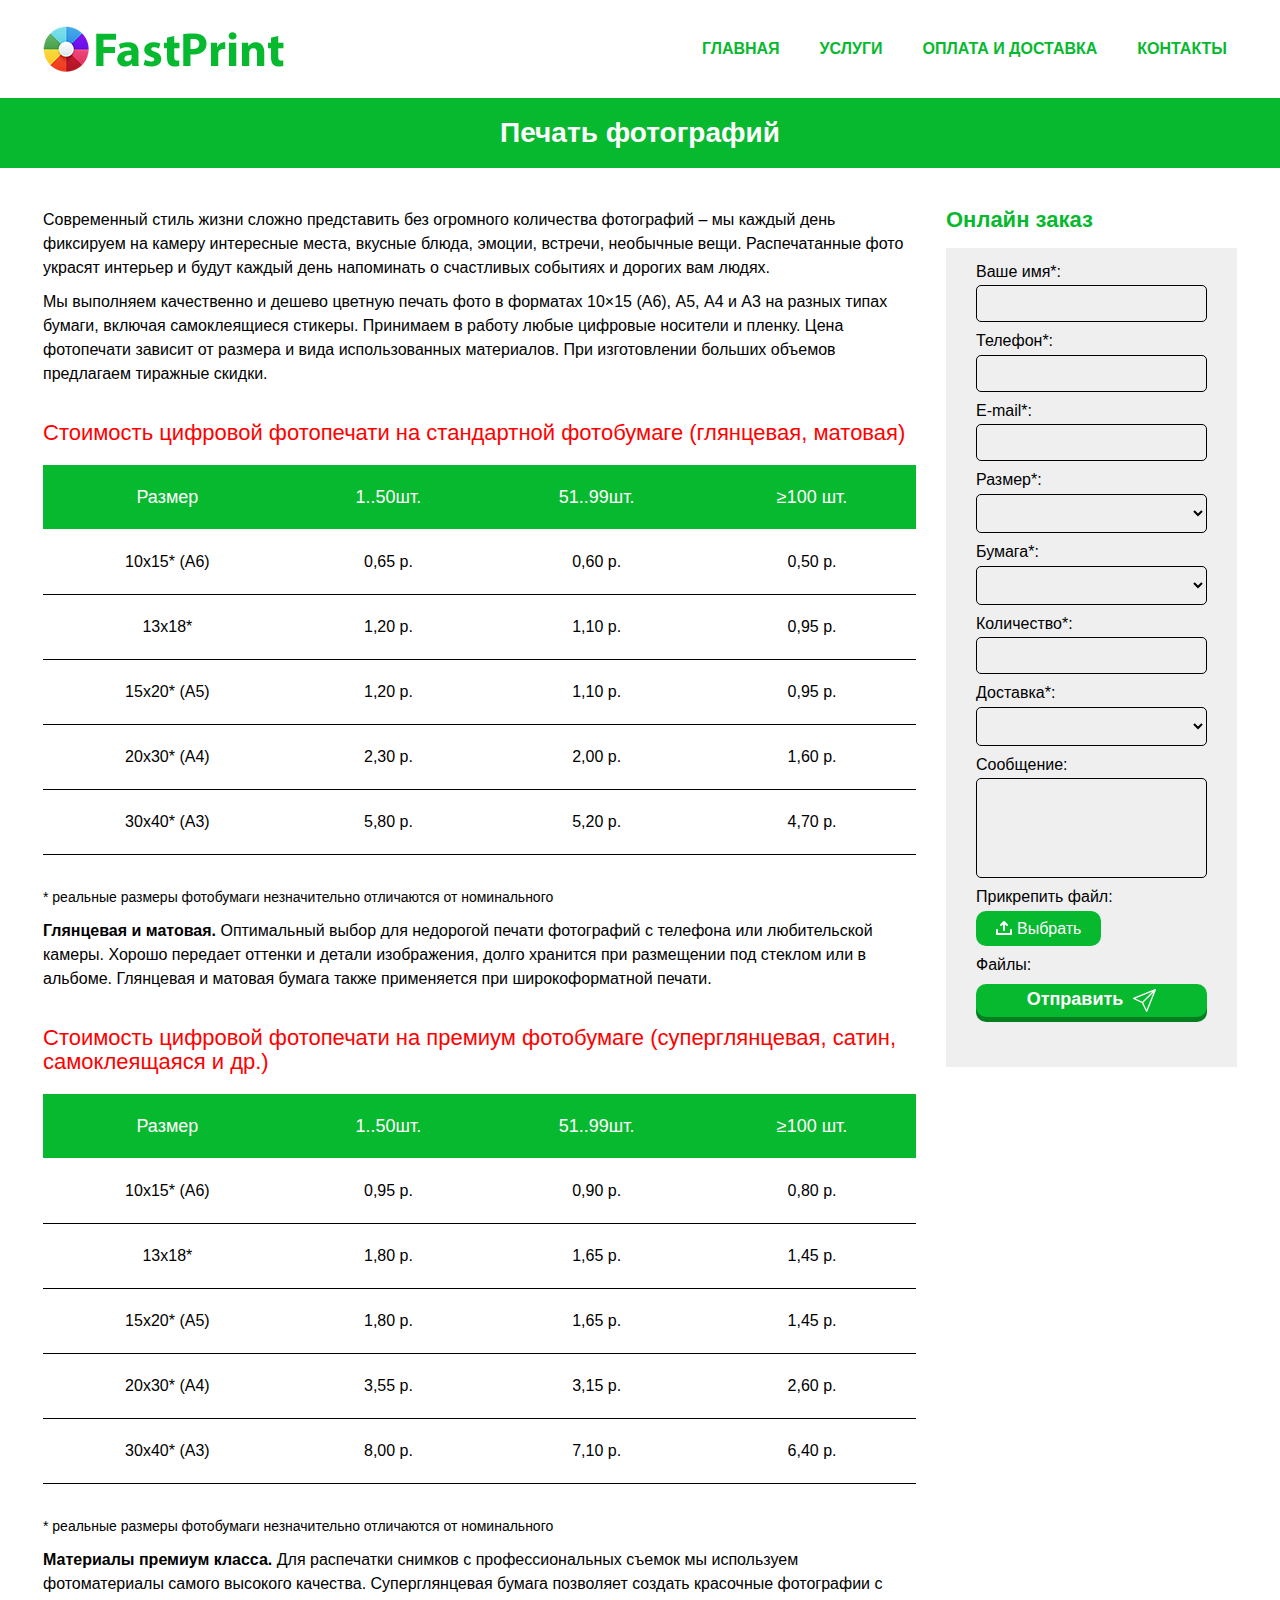
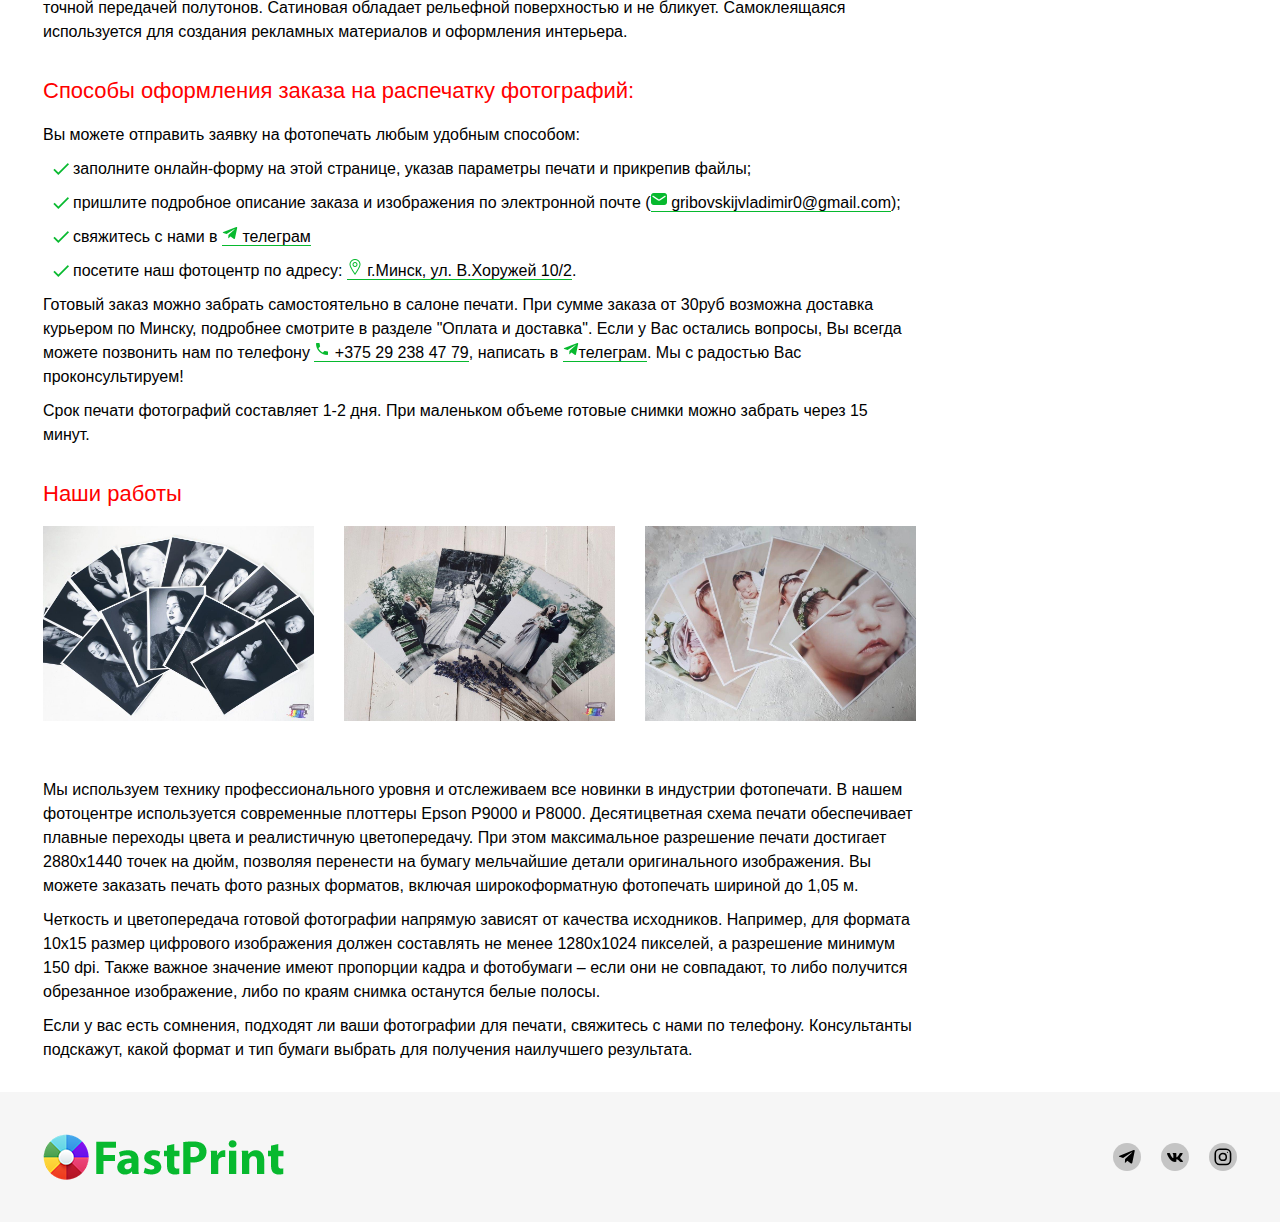
<file: pechat-photografij.html>
<!DOCTYPE html>
<html lang="en">
<head>
    <title>Печать фотографий | Салон печати "FastPrint"</title>
    <meta http-equiv="Content-type" content="text/html;charset=UTF-8" />
    <meta name="viewport" content="width=device-width, initial-scale=1.0, minimum-scale=1.0, maximum-scale=1.0">
    <link rel="icon" type="image/x-icon" href="img/icon.png">
    <link rel="stylesheet" href="css/style.min.css">
</head>
<body>
    <header class="header">
    <div class="header__container container">
        <a href="index.html" class="header__logo"><img src="img/logo.png" alt=""></a>
        <div class="header__menu menu">
            <div class="menu__icon">
                <span></span>
            </div>
            <nav class="menu__body">
                <ul class="menu__list">
                    <li><a href="index.html" class="menu__link">Главная</a></li>
                    <li>
                        <p class="menu__link menu__link-arrow">Услуги<span class="menu__arrow"></span></p>
                        <ul class="menu__sub-list">
                            <li>
                                <h3 class="menu__sub-title1 menu__sub-link-arrow">Печатные услуги<span class="menu__sub-arrow"></span></h3>
                                <ul class="menu__sub-sub-list1">
                                    <li><a class="menu__sub-sub-link" href="pechat-photografij.html">Печать фотографий</a></li>
                                    <li><a class="menu__sub-sub-link" href="raspechatka.html">Распечатка</a></li>
                                    <li><a class="menu__sub-sub-link" href="kserokopia.html">Ксерокопия</a></li>
                                    <li><a class="menu__sub-sub-link" href="skanirovanie.html">Сканирование</a></li>
                                </ul>
                            </li>
                            <li>
                                <h3 class="menu__sub-title2 menu__sub-link-arrow">Широкоформатная печать<span class="menu__sub-arrow"></span></h3>
                                <ul class="menu__sub-sub-list2">
                                    <li><a class="menu__sub-sub-link" href="shirokoformatnaja-fotopechat.html">Широкоформатная фотопечать</a></li>
                                    <li><a class="menu__sub-sub-link" href="pechat-plakatov-i-chertezhej.html">Печать плакатов и чертежей</a></li>
                                </ul>
                            </li>
                            <li>
                                <h3 class="menu__sub-title3 menu__sub-link-arrow">УФ печать<span class="menu__sub-arrow"></span></h3>
                                <ul class="menu__sub-sub-list3">
                                    <li><a class="menu__sub-sub-link" href="pechat-na-chehlah.html">Печать на чехлах</a></li>
                                    <li><a class="menu__sub-sub-link" href="pechat-na-termokrujkah.html">Печать на термокружках</a></li>
                                </ul>
                            </li>
                            <li>
                                <h3 class="menu__sub-title4 menu__sub-link-arrow">Полиграфическая продукция<span class="menu__sub-arrow"></span></h3>
                                <ul class="menu__sub-sub-list4">
                                    <li><a class="menu__sub-sub-link" href="otkrytki.html">Открытки</a></li>
                                    <li><a class="menu__sub-sub-link" href="zakladki.html">Закладки для книг</a></li>
                                </ul>
                            </li>
                        </ul>
                    </li>
                    <li><a href="faq.html" class="menu__link">Оплата и доставка</a></li>
                    <li><a href="contactus.html" class="menu__link">Контакты</a></li>
                </ul>
            </nav>
        </div>
    </div>
</header>
<script src="js/header.min.js"></script>
    <main class="main">
    <section class="title">
        <h1 class="title__text" name="title">Печать фотографий</h1>
    </section>
    <div class="container">
        <div class="services__row">
            <div class="services__content">
                <section class="services__text">
                    <p>Современный стиль жизни сложно представить без огромного количества фотографий – мы каждый день фиксируем на камеру
                    интересные места, вкусные блюда, эмоции, встречи, необычные вещи. Распечатанные фото украсят интерьер и будут каждый
                    день напоминать о счастливых событиях и дорогих вам людях.</p>
                    <p>Мы выполняем качественно и дешево цветную печать фото в форматах 10×15 (А6), А5, А4 и А3 на разных типах бумаги, включая
                    самоклеящиеся стикеры. Принимаем в работу любые цифровые носители и пленку. Цена фотопечати зависит от размера и вида
                    использованных материалов. При изготовлении больших объемов предлагаем тиражные скидки.</p>
                </section>
                <section class="services__table-price">
                    <h2 class="services__title">Стоимость цифровой фотопечати на стандартной фотобумаге (глянцевая, матовая)</h2>
                    <table>
                        <tr class="table__top">
                            <td class="table__text">Размер</td>
                            <td class="table__text">1..50шт.</td>
                            <td class="table__text">51..99шт.</td>
                            <td class="table__text">≥100 шт.</td>
                        </tr>
                        <tr>
                            <td class="table__text">10x15* (A6)</td>
                            <td class="table__text">0,65 р.</td>
                            <td class="table__text">0,60 р.</td>
                            <td class="table__text">0,50 р.</td>
                        </tr>
                        <tr>
                            <td class="table__text">13x18*</td>
                            <td class="table__text">1,20 р.</td>
                            <td class="table__text">1,10 р.</td>
                            <td class="table__text">0,95 р.</td>
                        </tr>
                        <tr>
                            <td class="table__text">15x20* (A5)</td>
                            <td class="table__text">1,20 р.</td>
                            <td class="table__text">1,10 р.</td>
                            <td class="table__text">0,95 р.</td>
                        </tr>
                        <tr>
                            <td class="table__text">20x30* (A4)</td>
                            <td class="table__text">2,30 р.</td>
                            <td class="table__text">2,00 р.</td>
                            <td class="table__text">1,60 р.</td>
                        </tr>
                        <tr>
                            <td class="table__text">30x40* (A3)</td>
                            <td class="table__text">5,80 р.</td>
                            <td class="table__text">5,20 р.</td>
                            <td class="table__text">4,70 р.</td>
                        </tr>
                    </table>
                    <p style="font-size: 14px;">* реальные размеры фотобумаги незначительно отличаются от номинального</p>
                    <p><b>Глянцевая и матовая.</b> Оптимальный выбор для недорогой печати фотографий с телефона или любительской камеры. Хорошо
                    передает оттенки и детали изображения, долго хранится при размещении под стеклом или в альбоме. Глянцевая и матовая
                    бумага также применяется при широкоформатной печати.</p>
                </section>
                <section class="services__table-price">
                    <h2 class="services__title">Стоимость цифровой фотопечати на премиум фотобумаге (суперглянцевая, сатин, самоклеящаяся и др.)</h2>
                    <table>
                        <tr class="table__top">
                            <td class="table__text">Размер</td>
                            <td class="table__text">1..50шт.</td>
                            <td class="table__text">51..99шт.</td>
                            <td class="table__text">≥100 шт.</td>
                        </tr>
                        <tr>
                            <td class="table__text">10x15* (A6)</td>
                            <td class="table__text">0,95 р.</td>
                            <td class="table__text">0,90 р.</td>
                            <td class="table__text">0,80 р.</td>
                        </tr>
                        <tr>
                            <td class="table__text">13x18*</td>
                            <td class="table__text">1,80 р.</td>
                            <td class="table__text">1,65 р.</td>
                            <td class="table__text">1,45 р.</td>
                        </tr>
                        <tr>
                            <td class="table__text">15x20* (A5)</td>
                            <td class="table__text">1,80 р.</td>
                            <td class="table__text">1,65 р.</td>
                            <td class="table__text">1,45 р.</td>
                        </tr>
                        <tr>
                            <td class="table__text">20x30* (A4)</td>
                            <td class="table__text">3,55 р.</td>
                            <td class="table__text">3,15 р.</td>
                            <td class="table__text">2,60 р.</td>
                        </tr>
                        <tr>
                            <td class="table__text">30x40* (A3)</td>
                            <td class="table__text">8,00 р.</td>
                            <td class="table__text">7,10 р.</td>
                            <td class="table__text">6,40 р.</td>
                        </tr>
                    </table>
                    <p style="font-size: 14px;">* реальные размеры фотобумаги незначительно отличаются от номинального</p>
                    <p><b>Материалы премиум класса.</b> Для распечатки снимков с профессиональных съемок мы используем фотоматериалы самого высокого
                    качества. Суперглянцевая бумага позволяет создать красочные фотографии с точной передачей полутонов. Сатиновая обладает
                    рельефной поверхностью и не бликует. Самоклеящаяся используется для создания рекламных материалов и оформления
                    интерьера.</p>
                </section>
                <section class="ways-to-make-order">
                    <h2 class="services__title">Способы оформления заказа на распечатку фотографий:</h2>
                    <p>Вы можете отправить заявку на фотопечать любым удобным способом:</p>
                    <ul>
                        <li>заполните онлайн-форму на этой странице, указав параметры печати и прикрепив файлы;</li>
                        <li>пришлите подробное описание заказа и изображения по электронной почте (<a href="mailto:gribovskijvladimir0@gmail.com"><img src="img/email.png" alt=""> gribovskijvladimir0@gmail.com</a>);</li>
                        <li>свяжитесь с нами в <a href="https://t.me/ner0ny"><img src="img/telegram-green.png" alt=""> телеграм</a></li>
                        <li>посетите наш фотоцентр по адресу: <a href="https://goo.gl/maps/ATwQqEYhW7sJsYjD8"><img src="img/point.png" alt=""> г.Минск, ул. В.Хоружей 10/2</a>.</li>
                    </ul>
                    <p>Готовый заказ можно забрать самостоятельно в салоне печати. При сумме заказа от 30руб возможна доставка курьером по Минску, подробнее смотрите в разделе "Оплата и доставка". Если у Вас остались вопросы, Вы всегда можете позвонить нам по телефону <a href="tel:+375292384779"><img src="img/phone.png" alt=""> +375 29 238 47 79</a>, написать в <a href="https://t.me/ner0ny"><img src="img/telegram-green.png" alt="">телеграм</a>. Мы с радостью Вас проконсультируем!</p>
                    <p>Срок печати фотографий составляет 1-2 дня. При маленьком объеме готовые снимки можно забрать через 15 минут.</p>
                </section>
                <section class="our-works">
                    <h2 class="services__title">Наши работы</h2>
                    <div class="our-works__row">
                        <div class="our-works__item">
                            <img src="img/photo1.jpg" alt="" class="our-works__image">
                        </div>
                        <div class="our-works__item">
                            <img src="img/photo2.jpg" alt="" class="our-works__image">
                        </div>
                        <div class="our-works__item">
                            <img src="img/photo3.jpg" alt="" class="our-works__image">
                        </div>
                    </div>
                    <p>Мы используем технику профессионального уровня и отслеживаем все новинки в индустрии фотопечати. В нашем фотоцентре
                    используется современные плоттеры Epson P9000 и P8000. Десятицветная схема печати обеспечивает плавные переходы цвета и
                    реалистичную цветопередачу. При этом максимальное разрешение печати достигает 2880х1440 точек на дюйм, позволяя
                    перенести на бумагу мельчайшие детали оригинального изображения. Вы можете заказать печать фото разных форматов, включая
                    широкоформатную фотопечать шириной до 1,05 м.</p>
                    <p>Четкость и цветопередача готовой фотографии напрямую зависят от качества исходников. Например, для формата 10х15 размер
                    цифрового изображения должен составлять не менее 1280х1024 пикселей, а разрешение минимум 150 dpi. Также важное значение
                    имеют пропорции кадра и фотобумаги – если они не совпадают, то либо получится обрезанное изображение, либо по краям
                    снимка останутся белые полосы.</p>
                    <p>Если у вас есть сомнения, подходят ли ваши фотографии для печати, свяжитесь с нами по телефону. Консультанты подскажут, какой формат и тип бумаги выбрать для получения наилучшего результата.</p>
                </section>
            </div>
            <div class="services__right">
                <div class="services__form">
                    <h2 class="form__title">Онлайн заказ</h2>
                    <form action="#" class="form" id="form" method="POST">
                        <div class="form__item">
                            <label for="formName" class="form__label">Ваше имя*:</label>
                            <input type="text" name="name" class="form__input __req">
                        </div>
                        <div class="form__item">
                            <label for="formPhone" class="form__label">Телефон*:</label>
                            <input type="tel" name="tel" class="form__input __req">
                        </div>
                        <div class="form__item">
                            <label for="formEmail" class="form__label">E-mail*:</label>
                            <input type="text" name="email" class="form__input __req __email">
                        </div>
                        <div class="form__item">
                            <div class="form__label">Размер*:</div>
                            <select name="size" id="size" class="form__input __req">
                                <option style="display: none;"></option>
                                <option value="10x15">10x15(A6)</option>
                                <option value="13x18">13x18</option>
                                <option value="15x20">15x20</option>
                                <option value="20x30">20x30</option>
                                <option value="30x40">30x40</option>
                                <option value="40x60">40x60*(A2)</option>
                                <option value="60x80">60x80*(A1)</option>
                                <option value="80x120">80x120*(A0)</option>
                            </select>
                        </div>
                        <div class="form__item">
                            <div class="form__label">Бумага*:</div>
                            <select name="paper" class="form__input __req">
                                <option style="display: none;"></option>
                                <option value="Стандарт">Стандарт</option>
                                <option value="Премиум">Премиум</option>
                            </select>
                        </div>
                        <div class="form__item">
                            <label for="formCount" class="form__label">Количество*:</label>
                            <input type="number" min="1" name="count" name="count" class="form__input __req">
                        </div>
                        <div class="form__item">
                            <div class="form__label">Доставка*:</div>
                            <select name="delivery" class="form__input __req">
                                <option style="display: none;"></option>
                                <option value="Самовывоз">Самовывоз</option>
                                <option value="По Минску">По Минску</option>
                            </select>
                        </div>
                        <div class="form__item">
                            <label for="formMessage" class="form__label">Сообщение:</label>
                            <textarea type="text" name="message" class="form__input form__input-message"></textarea>
                        </div>
                        <div class="form__item">
                            <div class="form__label">Прикрепить файл:</div>
                            <div class="file">
                                <div class="file__item">
                                    <input accept=".jpg, .png" type="file" name="file[]" multiple class="file__input">
                                    <div class="file__button"> <img src="img/upload.png" class="file__image">Выбрать</div>
                                    <div class="file__label">Файлы:
                                        <ul class="file__name" id="file__name"></ul>
                                    </div>
                                </div>
                            </div>
                        </div>
                        <button type="submit" class="form__button" id="form__button">Отправить <svg version="1.1" xmlns="http://www.w3.org/2000/svg"
                                xmlns:xlink="http://www.w3.org/1999/xlink" x="0px" y="0px" viewBox="0 0 512.001 512.001"
                                style="enable-background:new 0 0 512.001 512.001;" xml:space="preserve">
                                <g>
                                    <path
                                        d="M507.608,4.395c-4.243-4.244-10.609-5.549-16.177-3.321L9.43,193.872c-5.515,2.206-9.208,7.458-9.42,13.395c-0.211,5.936,3.101,11.437,8.445,14.029l190.068,92.181l92.182,190.068c2.514,5.184,7.764,8.455,13.493,8.455c0.178,0,0.357-0.003,0.536-0.01c5.935-0.211,11.189-3.904,13.394-9.419l192.8-481.998C513.156,15.001,511.851,8.638,507.608,4.395z M52.094,209.118L434.72,56.069L206.691,284.096L52.094,209.118z M302.883,459.907l-74.979-154.599l228.03-228.027L302.883,459.907z">
                                    </path>
                                </g>
                            </svg></button>
                        <div class="form__result" id="form__result"></div>
                        <div class="form__hidden">
                            <input type="text" name="title" id="title" value="Печать фотографий">
                        </div>
                    </form>
                </div>
            </div>
        </div>
    </div>
    </main>
    <footer class="footer">
    <div class="container">
        <div class="footer__row">
            <a href="index.html"><img src="img/logo.png" alt="" class="footer__logo"></a>
            <div class="footer__social-links">
                <a href="https://t.me/ner0ny" class="footer__social-link" target="_blank"><img src="img/telegram.svg" alt=""></a>
                <a href="https://vk.com/ner0ny" class="footer__social-link" target="_blank"><img src="img/vk.svg" alt=""></a>
                <a href="https://www.instagram.com/ner0ny/" class="footer__social-link" target="_blank"><img src="img/instagram.svg" alt=""></a>
            </div>
        </div>
    </div>
</footer>
    <script src="js/inputmask.min.js"></script>
    <script src="js/app.js"></script>
</body>
</html>
</file>
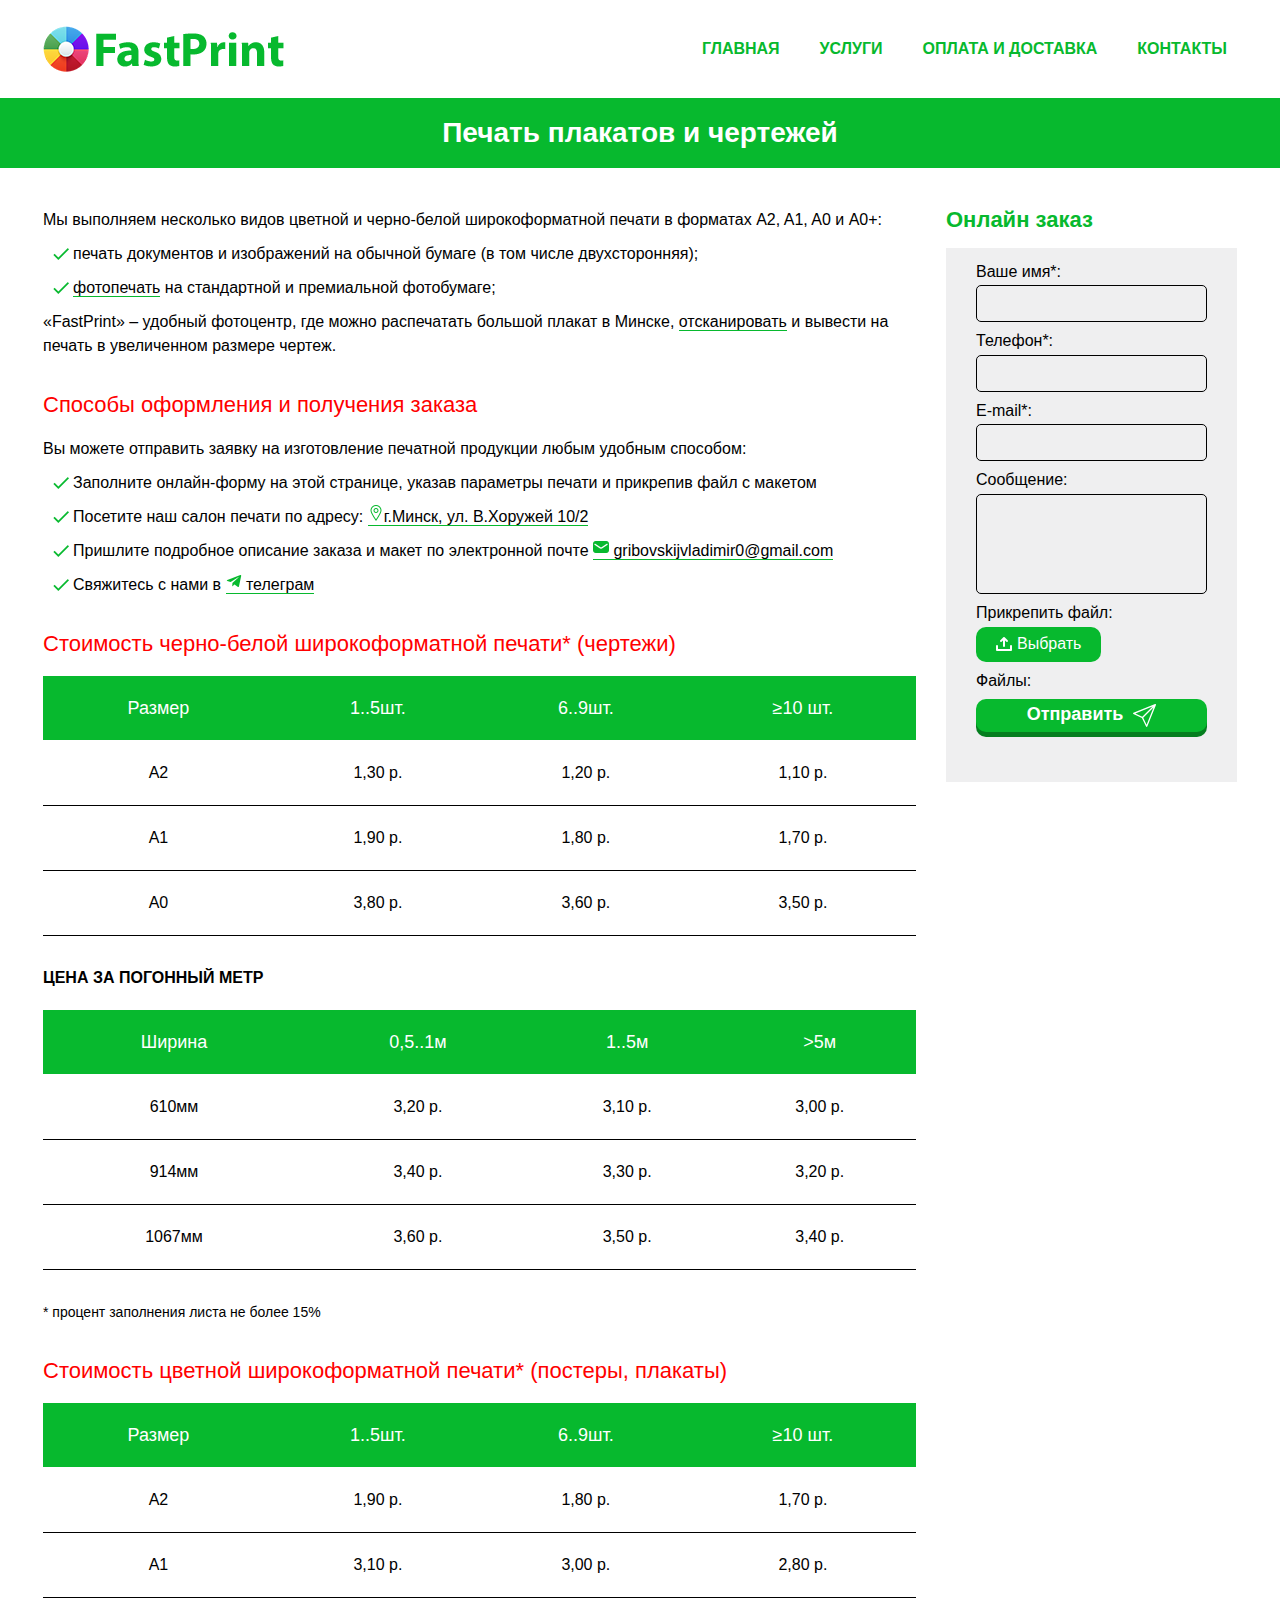
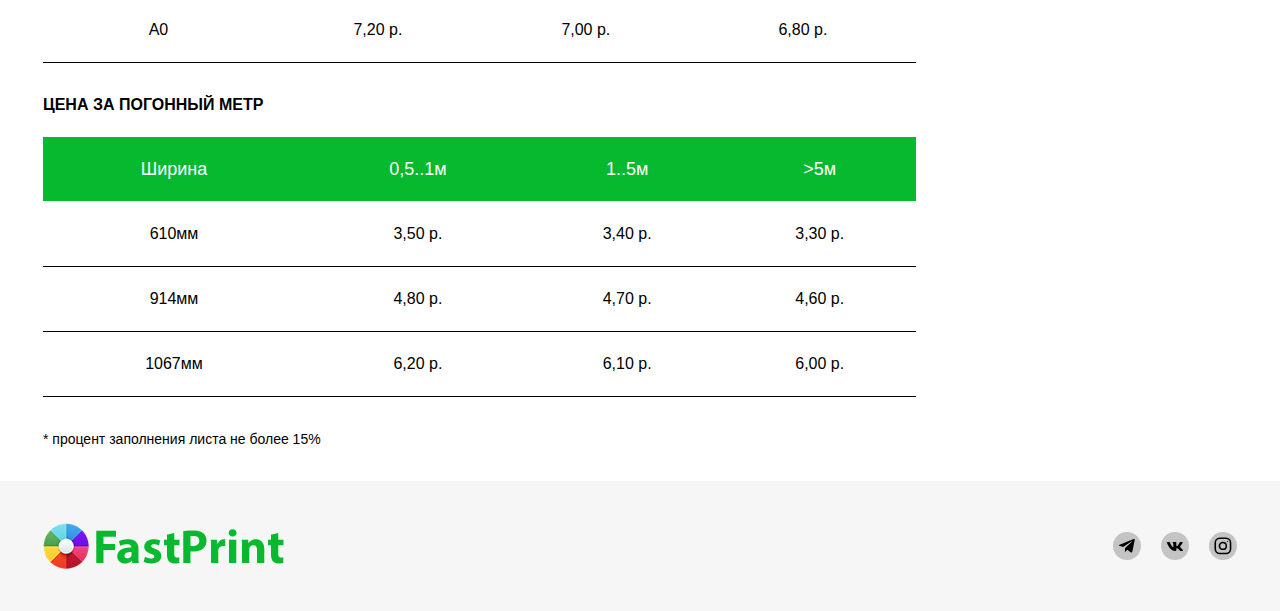
<file: pechat-plakatov-i-chertezhej.html>
<!DOCTYPE html>
<html lang="en">
<head>
    <title>Печать плакатов и чертежей | Салон печати "FastPrint"</title>
    <meta http-equiv="Content-type" content="text/html;charset=UTF-8" />
    <meta name="viewport" content="width=device-width, initial-scale=1.0, minimum-scale=1.0, maximum-scale=1.0">
    <link rel="icon" type="image/x-icon" href="img/icon.png">
    <link rel="stylesheet" href="css/style.min.css">
</head>
<body>
    <header class="header">
    <div class="header__container container">
        <a href="index.html" class="header__logo"><img src="img/logo.png" alt=""></a>
        <div class="header__menu menu">
            <div class="menu__icon">
                <span></span>
            </div>
            <nav class="menu__body">
                <ul class="menu__list">
                    <li><a href="index.html" class="menu__link">Главная</a></li>
                    <li>
                        <p class="menu__link menu__link-arrow">Услуги<span class="menu__arrow"></span></p>
                        <ul class="menu__sub-list">
                            <li>
                                <h3 class="menu__sub-title1 menu__sub-link-arrow">Печатные услуги<span class="menu__sub-arrow"></span></h3>
                                <ul class="menu__sub-sub-list1">
                                    <li><a class="menu__sub-sub-link" href="pechat-photografij.html">Печать фотографий</a></li>
                                    <li><a class="menu__sub-sub-link" href="raspechatka.html">Распечатка</a></li>
                                    <li><a class="menu__sub-sub-link" href="kserokopia.html">Ксерокопия</a></li>
                                    <li><a class="menu__sub-sub-link" href="skanirovanie.html">Сканирование</a></li>
                                </ul>
                            </li>
                            <li>
                                <h3 class="menu__sub-title2 menu__sub-link-arrow">Широкоформатная печать<span class="menu__sub-arrow"></span></h3>
                                <ul class="menu__sub-sub-list2">
                                    <li><a class="menu__sub-sub-link" href="shirokoformatnaja-fotopechat.html">Широкоформатная фотопечать</a></li>
                                    <li><a class="menu__sub-sub-link" href="pechat-plakatov-i-chertezhej.html">Печать плакатов и чертежей</a></li>
                                </ul>
                            </li>
                            <li>
                                <h3 class="menu__sub-title3 menu__sub-link-arrow">УФ печать<span class="menu__sub-arrow"></span></h3>
                                <ul class="menu__sub-sub-list3">
                                    <li><a class="menu__sub-sub-link" href="pechat-na-chehlah.html">Печать на чехлах</a></li>
                                    <li><a class="menu__sub-sub-link" href="pechat-na-termokrujkah.html">Печать на термокружках</a></li>
                                </ul>
                            </li>
                            <li>
                                <h3 class="menu__sub-title4 menu__sub-link-arrow">Полиграфическая продукция<span class="menu__sub-arrow"></span></h3>
                                <ul class="menu__sub-sub-list4">
                                    <li><a class="menu__sub-sub-link" href="otkrytki.html">Открытки</a></li>
                                    <li><a class="menu__sub-sub-link" href="zakladki.html">Закладки для книг</a></li>
                                </ul>
                            </li>
                        </ul>
                    </li>
                    <li><a href="faq.html" class="menu__link">Оплата и доставка</a></li>
                    <li><a href="contactus.html" class="menu__link">Контакты</a></li>
                </ul>
            </nav>
        </div>
    </div>
</header>
<script src="js/header.min.js"></script>
    <main class="main">
        <section class="title">
            <h1 class="title__text">Печать плакатов и чертежей</h1>
        </section>
        <div class="container">
            <div class="services__row">
                <div class="services__content">
                    <section class="services__text">
                        <p>Мы выполняем несколько видов цветной и черно-белой широкоформатной печати в форматах A2, A1, A0 и A0+:</p>
                        <ul>
                            <li>печать документов и изображений на обычной бумаге (в том числе двухсторонняя);</li>
                            <li> <a href="pechat-photografij.html">фотопечать</a> на стандартной и премиальной фотобумаге;</li>
                        </ul>
                        <p>«FastPrint» – удобный фотоцентр, где можно распечатать большой плакат в Минске, <a href="skanirovanie.html">отсканировать</a> и вывести на печать в
                        увеличенном размере чертеж.</p>
                    </section>
                    <section class="ways-to-make-order">
                        <h2 class="services__title">Способы оформления и получения заказа</h2>
                        <p>Вы можете отправить заявку на изготовление печатной продукции любым удобным способом:</p>
                        <ul>
                            <li>Заполните онлайн-форму на этой странице, указав параметры печати и прикрепив файл с макетом</li>
                            <li>Посетите наш салон печати по адресу: <a href="https://goo.gl/maps/ATwQqEYhW7sJsYjD8"><img src="img/point.png" alt="">г.Минск, ул. В.Хоружей 10/2</a></li>
                            <li>Пришлите подробное описание заказа и макет по электронной почте <a href="mailto:gribovskijvladimir0@gmail.com"><img src="img/email.png" alt=""> gribovskijvladimir0@gmail.com</a></li>
                            <li>Свяжитесь с нами в <a href="https://t.me/ner0ny"><img src="img/telegram-green.png" alt=""> телеграм</a></li>
                        </ul>
                    </section>
                    <section class="services__table-price">
                        <h2 class="services__title">Стоимость черно-белой широкоформатной печати* (чертежи)</h2>
                        <table>
                            <tr class="table__top">
                                <td class="table__text">Размер</td>
                                <td class="table__text">1..5шт.</td>
                                <td class="table__text">6..9шт.</td>
                                <td class="table__text">≥10 шт.</td>
                            </tr>
                            <tr>
                                <td class="table__text">А2</td>
                                <td class="table__text">1,30 р.</td>
                                <td class="table__text">1,20 р.</td>
                                <td class="table__text">1,10 р.</td>
                            </tr>
                            <tr>
                                <td class="table__text">А1</td>
                                <td class="table__text">1,90 р.</td>
                                <td class="table__text">1,80 р.</td>
                                <td class="table__text">1,70 р.</td>
                            </tr>
                            <tr>
                                <td class="table__text">А0</td>
                                <td class="table__text">3,80 р.</td>
                                <td class="table__text">3,60 р.</td>
                                <td class="table__text">3,50 р.</td>
                            </tr>
                        </table>
                        <h2 class="services__title-black">Цена за погонный метр</h2>
                        <table>
                            <tr class="table__top">
                                <td class="table__text">Ширина</td>
                                <td class="table__text">0,5..1м</td>
                                <td class="table__text">1..5м</td>
                                <td class="table__text">>5м</td>
                            </tr>
                            <tr>
                                <td class="table__text">610мм</td>
                                <td class="table__text">3,20 р.</td>
                                <td class="table__text">3,10 р.</td>
                                <td class="table__text">3,00 р.</td>
                            </tr>
                            <tr>
                                <td class="table__text">914мм</td>
                                <td class="table__text">3,40 р.</td>
                                <td class="table__text">3,30 р.</td>
                                <td class="table__text">3,20 р.</td>
                            </tr>
                            <tr>
                                <td class="table__text">1067мм</td>
                                <td class="table__text">3,60 р.</td>
                                <td class="table__text">3,50 р.</td>
                                <td class="table__text">3,40 р.</td>
                            </tr>
                        </table>
                        <p style="font-size: 14px;">* процент заполнения листа не более 15%</p>
                    </section>
                    <section class="services__table-price">
                        <h2 class="services__title">Стоимость цветной широкоформатной печати* (постеры, плакаты)</h2>
                        <table>
                            <tr class="table__top">
                                <td class="table__text">Размер</td>
                                <td class="table__text">1..5шт.</td>
                                <td class="table__text">6..9шт.</td>
                                <td class="table__text">≥10 шт.</td>
                            </tr>
                            <tr>
                                <td class="table__text">А2</td>
                                <td class="table__text">1,90 р.</td>
                                <td class="table__text">1,80 р.</td>
                                <td class="table__text">1,70 р.</td>
                            </tr>
                            <tr>
                                <td class="table__text">А1</td>
                                <td class="table__text">3,10 р.</td>
                                <td class="table__text">3,00 р.</td>
                                <td class="table__text">2,80 р.</td>
                            </tr>
                            <tr>
                                <td class="table__text">А0</td>
                                <td class="table__text">7,20 р.</td>
                                <td class="table__text">7,00 р.</td>
                                <td class="table__text">6,80 р.</td>
                            </tr>
                        </table>
                        <h2 class="services__title-black">Цена за погонный метр</h2>
                        <table>
                            <tr class="table__top">
                                <td class="table__text">Ширина</td>
                                <td class="table__text">0,5..1м</td>
                                <td class="table__text">1..5м</td>
                                <td class="table__text">>5м</td>
                            </tr>
                            <tr>
                                <td class="table__text">610мм</td>
                                <td class="table__text">3,50 р.</td>
                                <td class="table__text">3,40 р.</td>
                                <td class="table__text">3,30 р.</td>
                            </tr>
                            <tr>
                                <td class="table__text">914мм</td>
                                <td class="table__text">4,80 р.</td>
                                <td class="table__text">4,70 р.</td>
                                <td class="table__text">4,60 р.</td>
                            </tr>
                            <tr>
                                <td class="table__text">1067мм</td>
                                <td class="table__text">6,20 р.</td>
                                <td class="table__text">6,10 р.</td>
                                <td class="table__text">6,00 р.</td>
                            </tr>
                        </table>
                        <p style="font-size: 14px;">* процент заполнения листа не более 15%</p>
                    </section>
                </div>
                <div class="services__right">
                    <div class="services__form">
                        <h2 class="form__title">Онлайн заказ</h2>
                        <form action="#" class="form" id="form" method="POST">
                            <div class="form__item">
                                <label for="formName" class="form__label">Ваше имя*:</label>
                                <input type="text" name="name" class="form__input __req">
                            </div>
                            <div class="form__item">
                                <label for="formPhone" class="form__label">Телефон*:</label>
                                <input type="tel" name="tel" class="form__input __req">
                            </div>
                            <div class="form__item">
                                <label for="formEmail" class="form__label">E-mail*:</label>
                                <input type="text" name="email" class="form__input __req __email">
                            </div>
                            <div class="form__item">
                                <label for="formMessage" class="form__label">Сообщение:</label>
                                <textarea type="text" name="message" class="form__input form__input-message"></textarea>
                            </div>
                            <div class="form__item">
                                <div class="form__label">Прикрепить файл:</div>
                                <div class="file">
                                    <div class="file__item">
                                        <input accept=".jpg, .png" type="file" name="file[]" multiple
                                            class="file__input">
                                        <div class="file__button"> <img src="img/upload.png" class="file__image">Выбрать
                                        </div>
                                        <div class="file__label">Файлы:
                                            <ul class="file__name" id="file__name"></ul>
                                        </div>
                                    </div>
                                </div>
                            </div>
                            <button type="submit" class="form__button" id="form__button">Отправить <svg version="1.1" xmlns="http://www.w3.org/2000/svg" xmlns:xlink="http://www.w3.org/1999/xlink" x="0px" y="0px" viewBox="0 0 512.001 512.001" style="enable-background:new 0 0 512.001 512.001;" xml:space="preserve"><g><path d="M507.608,4.395c-4.243-4.244-10.609-5.549-16.177-3.321L9.43,193.872c-5.515,2.206-9.208,7.458-9.42,13.395c-0.211,5.936,3.101,11.437,8.445,14.029l190.068,92.181l92.182,190.068c2.514,5.184,7.764,8.455,13.493,8.455c0.178,0,0.357-0.003,0.536-0.01c5.935-0.211,11.189-3.904,13.394-9.419l192.8-481.998C513.156,15.001,511.851,8.638,507.608,4.395z M52.094,209.118L434.72,56.069L206.691,284.096L52.094,209.118z M302.883,459.907l-74.979-154.599l228.03-228.027L302.883,459.907z"></path></g></svg></button>
                            <div class="form__result" id="form__result"></div>
                            <div class="form__hidden">
                                <input type="text" name="title" id="title" value="Печать плакатов и чертежей">
                            </div>
                        </form>
                    </div>
                </div>
            </div>
        </div>
    </main>
    <footer class="footer">
    <div class="container">
        <div class="footer__row">
            <a href="index.html"><img src="img/logo.png" alt="" class="footer__logo"></a>
            <div class="footer__social-links">
                <a href="https://t.me/ner0ny" class="footer__social-link" target="_blank"><img src="img/telegram.svg" alt=""></a>
                <a href="https://vk.com/ner0ny" class="footer__social-link" target="_blank"><img src="img/vk.svg" alt=""></a>
                <a href="https://www.instagram.com/ner0ny/" class="footer__social-link" target="_blank"><img src="img/instagram.svg" alt=""></a>
            </div>
        </div>
    </div>
</footer>
    <script src="js/inputmask.min.js"></script>
    <script src="js/app.js"></script>
</body>
</html>
</file>
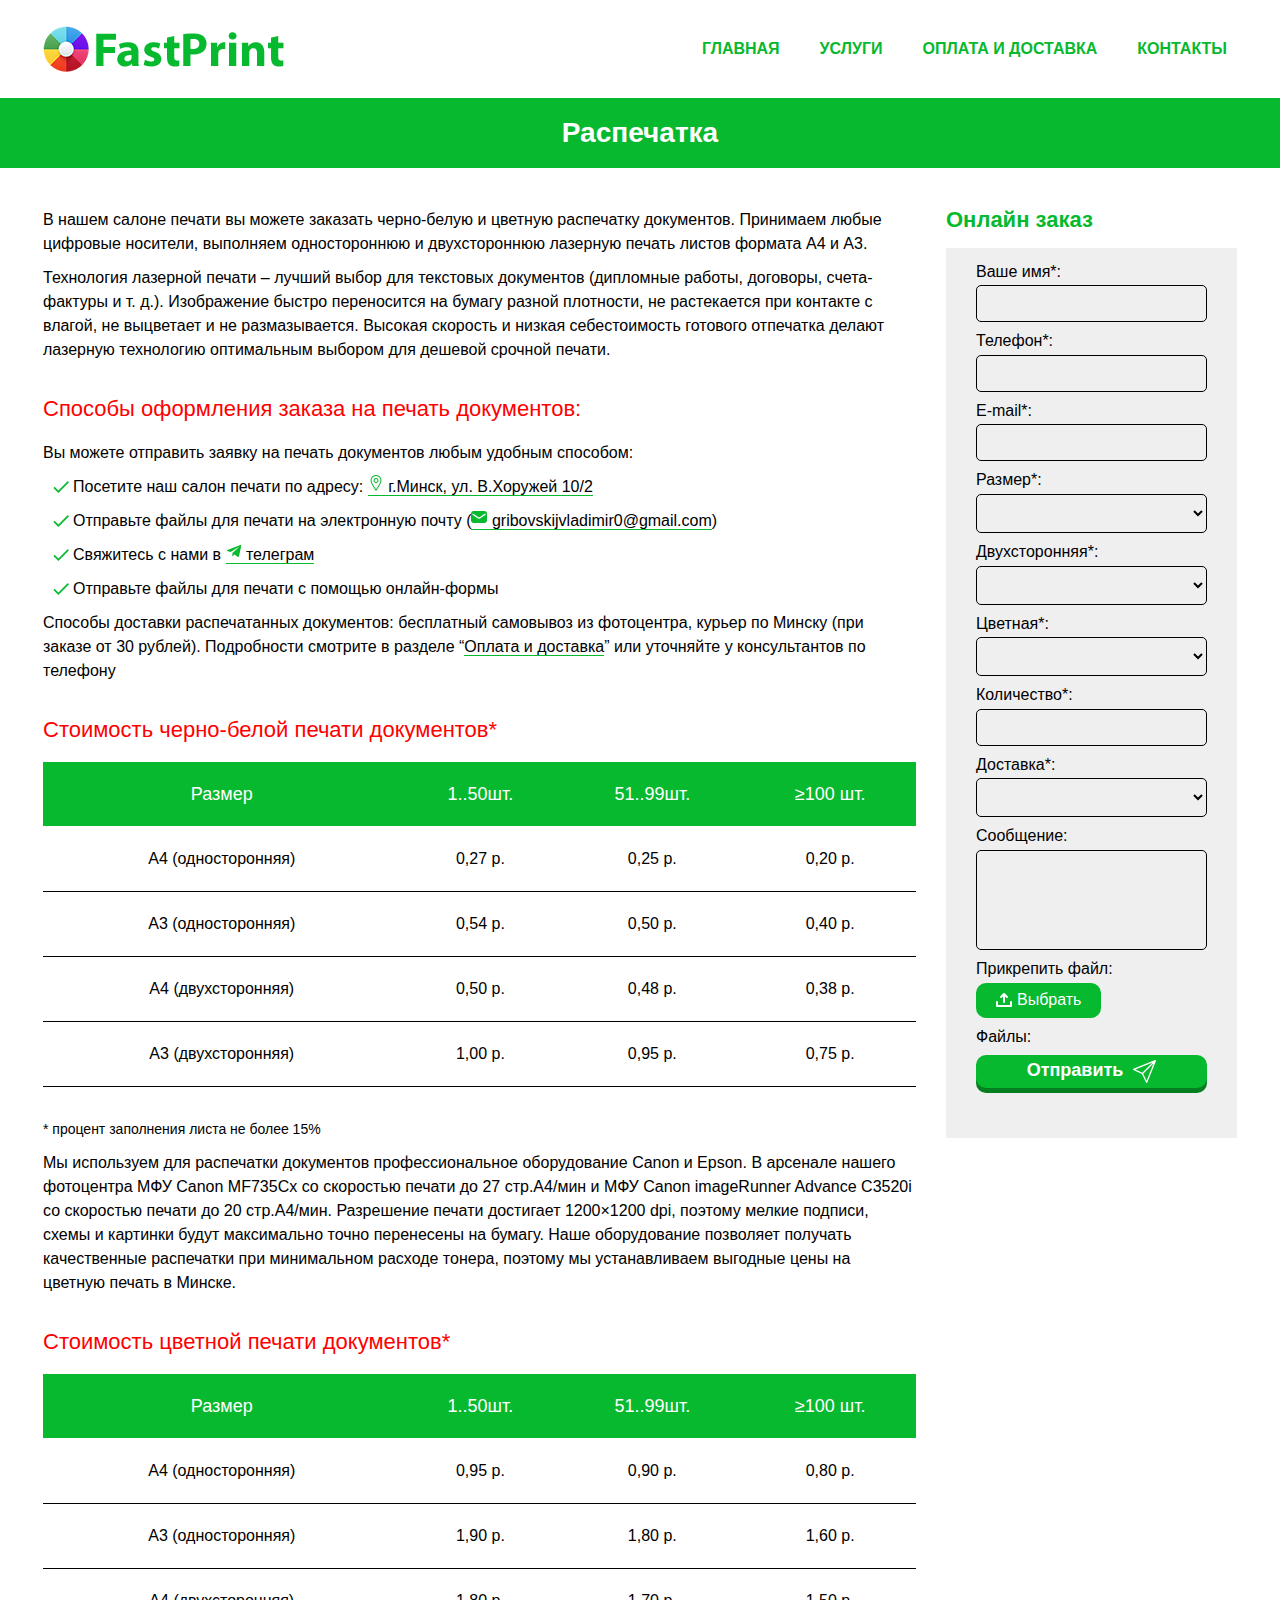
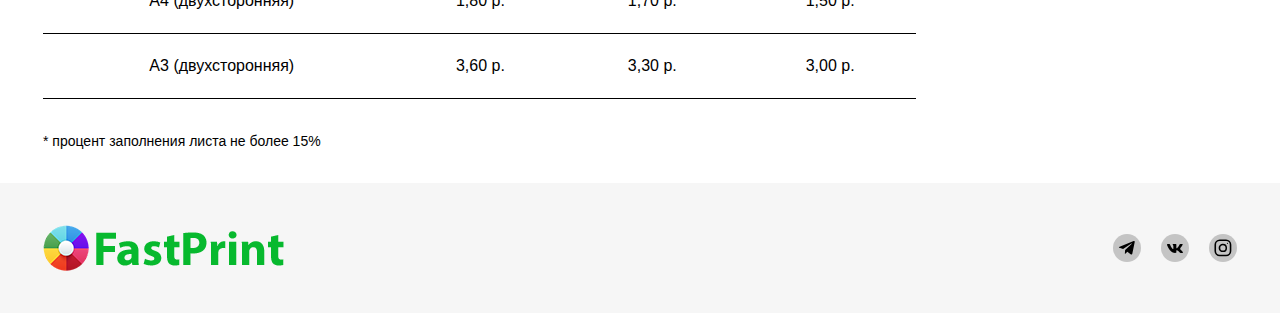
<file: raspechatka.html>
<!DOCTYPE html>
<html lang="en">
<head>
    <title>Распечатка | Салон печати "FastPrint"</title>
    <meta http-equiv="Content-type" content="text/html;charset=UTF-8" />
    <meta name="viewport" content="width=device-width, initial-scale=1.0, minimum-scale=1.0, maximum-scale=1.0">
    <link rel="icon" type="image/x-icon" href="img/icon.png">
    <link rel="stylesheet" href="css/style.min.css">
</head>
<body>
    <header class="header">
    <div class="header__container container">
        <a href="index.html" class="header__logo"><img src="img/logo.png" alt=""></a>
        <div class="header__menu menu">
            <div class="menu__icon">
                <span></span>
            </div>
            <nav class="menu__body">
                <ul class="menu__list">
                    <li><a href="index.html" class="menu__link">Главная</a></li>
                    <li>
                        <p class="menu__link menu__link-arrow">Услуги<span class="menu__arrow"></span></p>
                        <ul class="menu__sub-list">
                            <li>
                                <h3 class="menu__sub-title1 menu__sub-link-arrow">Печатные услуги<span class="menu__sub-arrow"></span></h3>
                                <ul class="menu__sub-sub-list1">
                                    <li><a class="menu__sub-sub-link" href="pechat-photografij.html">Печать фотографий</a></li>
                                    <li><a class="menu__sub-sub-link" href="raspechatka.html">Распечатка</a></li>
                                    <li><a class="menu__sub-sub-link" href="kserokopia.html">Ксерокопия</a></li>
                                    <li><a class="menu__sub-sub-link" href="skanirovanie.html">Сканирование</a></li>
                                </ul>
                            </li>
                            <li>
                                <h3 class="menu__sub-title2 menu__sub-link-arrow">Широкоформатная печать<span class="menu__sub-arrow"></span></h3>
                                <ul class="menu__sub-sub-list2">
                                    <li><a class="menu__sub-sub-link" href="shirokoformatnaja-fotopechat.html">Широкоформатная фотопечать</a></li>
                                    <li><a class="menu__sub-sub-link" href="pechat-plakatov-i-chertezhej.html">Печать плакатов и чертежей</a></li>
                                </ul>
                            </li>
                            <li>
                                <h3 class="menu__sub-title3 menu__sub-link-arrow">УФ печать<span class="menu__sub-arrow"></span></h3>
                                <ul class="menu__sub-sub-list3">
                                    <li><a class="menu__sub-sub-link" href="pechat-na-chehlah.html">Печать на чехлах</a></li>
                                    <li><a class="menu__sub-sub-link" href="pechat-na-termokrujkah.html">Печать на термокружках</a></li>
                                </ul>
                            </li>
                            <li>
                                <h3 class="menu__sub-title4 menu__sub-link-arrow">Полиграфическая продукция<span class="menu__sub-arrow"></span></h3>
                                <ul class="menu__sub-sub-list4">
                                    <li><a class="menu__sub-sub-link" href="otkrytki.html">Открытки</a></li>
                                    <li><a class="menu__sub-sub-link" href="zakladki.html">Закладки для книг</a></li>
                                </ul>
                            </li>
                        </ul>
                    </li>
                    <li><a href="faq.html" class="menu__link">Оплата и доставка</a></li>
                    <li><a href="contactus.html" class="menu__link">Контакты</a></li>
                </ul>
            </nav>
        </div>
    </div>
</header>
<script src="js/header.min.js"></script>
    <main class="main">
        <section class="title">
            <h1 class="title__text">Распечатка</h1>
        </section>
        <div class="container">
            <div class="services__row">
                <div class="services__content">
                    <section class="services__text">
                        <p>В нашем салоне печати вы можете заказать черно-белую и цветную распечатку документов. Принимаем любые цифровые носители,
                        выполняем одностороннюю и двухстороннюю лазерную печать листов формата A4 и A3.</p>
                        <p>Технология лазерной печати – лучший выбор для текстовых документов (дипломные работы, договоры, счета-фактуры и т. д.).
                        Изображение быстро переносится на бумагу разной плотности, не растекается при контакте с влагой, не выцветает и не
                        размазывается. Высокая скорость и низкая себестоимость готового отпечатка делают лазерную технологию оптимальным выбором
                        для дешевой срочной печати.</p>
                    </section>
                <section class="ways-to-make-order">
                    <h2 class="services__title">Способы оформления заказа на печать документов:</h2>
                    <p>Вы можете отправить заявку на печать документов любым удобным способом:</p>
                    <ul>
                        <li>Посетите наш салон печати по адресу: <a href="https://goo.gl/maps/ATwQqEYhW7sJsYjD8"><img src="img/point.png" alt=""> г.Минск, ул. В.Хоружей 10/2</a></li>
                        <li>Отправьте файлы для печати на электронную почту (<a href="mailto:gribovskijvladimir0@gmail.com"><img src="img/email.png" alt=""> gribovskijvladimir0@gmail.com</a>)</li>
                        <li>Свяжитесь с нами в <a href="https://t.me/ner0ny"><img src="img/telegram-green.png" alt=""> телеграм</a></li>
                        <li>Отправьте файлы для печати с помощью онлайн-формы</li>
                    </ul>
                        <p>Способы доставки распечатанных документов: бесплатный самовывоз из фотоцентра, курьер по Минску (при заказе от 30 рублей). Подробности смотрите в разделе “<a href="faq.html">Оплата и доставка</a>” или уточняйте у консультантов по телефону</p>
                </section>
                    <section class="services__table-price">
                        <h2 class="services__title">Стоимость черно-белой печати документов*</h2>
                        <table>
                            <tr class="table__top">
                                <td class="table__text">Размер</td>
                                <td class="table__text">1..50шт.</td>
                                <td class="table__text">51..99шт.</td>
                                <td class="table__text">≥100 шт.</td>
                            </tr>
                            <tr>
                                <td class="table__text">А4 (односторонняя)</td>
                                <td class="table__text">0,27 р.</td>
                                <td class="table__text">0,25 р.</td>
                                <td class="table__text">0,20 р.</td>
                            </tr>
                            <tr>
                                <td class="table__text">А3 (односторонняя)</td>
                                <td class="table__text">0,54 р.</td>
                                <td class="table__text">0,50 р.</td>
                                <td class="table__text">0,40 р.</td>
                            </tr>
                            <tr>
                                <td class="table__text">А4 (двухсторонняя)</td>
                                <td class="table__text">0,50 р.</td>
                                <td class="table__text">0,48 р.</td>
                                <td class="table__text">0,38 р.</td>
                            </tr>
                            <tr>
                                <td class="table__text">А3 (двухсторонняя)</td>
                                <td class="table__text">1,00 р.</td>
                                <td class="table__text">0,95 р.</td>
                                <td class="table__text">0,75 р.</td>
                            </tr>
                        </table>
                        <p style="font-size: 14px;">* процент заполнения листа не более 15%</p>
                        <p>Мы используем для распечатки документов профессиональное оборудование Canon и Epson. В арсенале нашего фотоцентра МФУ
                        Canon MF735Cx со скоростью печати до 27 стр.A4/мин и МФУ Canon imageRunner Advance C3520i со скоростью печати до 20
                        стр.A4/мин. Разрешение печати достигает 1200×1200 dpi, поэтому мелкие подписи, схемы и картинки будут максимально точно
                        перенесены на бумагу. Наше оборудование позволяет получать качественные распечатки при минимальном расходе тонера,
                        поэтому мы устанавливаем выгодные цены на цветную печать в Минске.</p>
                    </section>
                    <section class="services__table-price">
                        <h3 class="services__title">Стоимость цветной печати документов*</h3>
                        <table>
                            <tr class="table__top">
                                <td class="table__text">Размер</td>
                                <td class="table__text">1..50шт.</td>
                                <td class="table__text">51..99шт.</td>
                                <td class="table__text">≥100 шт.</td>
                            </tr>
                            <tr>
                                <td class="table__text">А4 (односторонняя)</td>
                                <td class="table__text">0,95 р.</td>
                                <td class="table__text">0,90 р.</td>
                                <td class="table__text">0,80 р.</td>
                            </tr>
                            <tr>
                                <td class="table__text">А3 (односторонняя)</td>
                                <td class="table__text">1,90 р.</td>
                                <td class="table__text">1,80 р.</td>
                                <td class="table__text">1,60 р.</td>
                            </tr>
                            <tr>
                                <td class="table__text">А4 (двухсторонняя)</td>
                                <td class="table__text">1,80 р.</td>
                                <td class="table__text">1,70 р.</td>
                                <td class="table__text">1,50 р.</td>
                            </tr>
                            <tr>
                                <td class="table__text">А3 (двухсторонняя)</td>
                                <td class="table__text">3,60 р.</td>
                                <td class="table__text">3,30 р.</td>
                                <td class="table__text">3,00 р.</td>
                            </tr>
                        </table>
                        <p style="font-size: 14px;">* процент заполнения листа не более 15%</p>
                    </section>
                </div>
                <div class="services__right">
                    <div class="services__form">
                        <h2 class="form__title">Онлайн заказ</h2>
                        <form action="#" class="form" id="form" method="POST">
                            <div class="form__item">
                                <label for="formName" class="form__label">Ваше имя*:</label>
                                <input type="text" name="name" class="form__input __req">
                            </div>
                            <div class="form__item">
                                <label for="formPhone" class="form__label">Телефон*:</label>
                                <input type="tel" name="tel" class="form__input __req">
                            </div>
                            <div class="form__item">
                                <label for="formEmail" class="form__label">E-mail*:</label>
                                <input type="text" name="email" class="form__input __req __email">
                            </div>
                            <div class="form__item">
                                <div class="form__label">Размер*:</div>
                                <select name="size" id="size" class="form__input __req">
                                    <option style="display: none;"></option>
                                    <option value="A4">A4</option>
                                    <option value="A3">A3</option>
                                    <option value="A2">A2</option>
                                    <option value="A1">A1</option>
                                    <option value="A0">A0</option>
                                </select>
                            </div>
                            <div class="form__item">
                                <div class="form__label">Двухсторонняя*:</div>
                                <select name="double-sided" class="form__input __req">
                                    <option style="display: none;"></option>
                                    <option value="Да">Да</option>
                                    <option value="Нет">Нет</option>
                                </select>
                            </div>
                            <div class="form__item">
                                <div class="form__label">Цветная*:</div>
                                <select name="color" class="form__input __req">
                                    <option style="display: none;"></option>
                                    <option value="Да">Да</option>
                                    <option value="Нет">Нет</option>
                                </select>
                            </div>
                            <div class="form__item">
                                <label for="formCount" class="form__label">Количество*:</label>
                                <input type="number" min="1" name="count" name="count" class="form__input __req">
                            </div>
                            <div class="form__item">
                                <div class="form__label">Доставка*:</div>
                                <select name="delivery" class="form__input __req">
                                    <option style="display: none;"></option>
                                    <option value="Самовывоз">Самовывоз</option>
                                    <option value="По Минску">По Минску</option>
                                </select>
                            </div>
                            <div class="form__item">
                                <label for="formMessage" class="form__label">Сообщение:</label>
                                <textarea type="text" name="message" class="form__input form__input-message"></textarea>
                            </div>
                            <div class="form__item">
                                <div class="form__label">Прикрепить файл:</div>
                                <div class="file">
                                    <div class="file__item">
                                        <input accept=".jpg, .png" type="file" name="file[]" multiple class="file__input">
                                        <div class="file__button"> <img src="img/upload.png" class="file__image">Выбрать
                                        </div>
                                        <div class="file__label">Файлы:
                                            <ul class="file__name" id="file__name"></ul>
                                        </div>
                                    </div>
                                </div>
                            </div>
                            <button type="submit" class="form__button" id="form__button">Отправить <svg version="1.1" xmlns="http://www.w3.org/2000/svg" xmlns:xlink="http://www.w3.org/1999/xlink" x="0px" y="0px" viewBox="0 0 512.001 512.001" style="enable-background:new 0 0 512.001 512.001;" xml:space="preserve"><g><path d="M507.608,4.395c-4.243-4.244-10.609-5.549-16.177-3.321L9.43,193.872c-5.515,2.206-9.208,7.458-9.42,13.395c-0.211,5.936,3.101,11.437,8.445,14.029l190.068,92.181l92.182,190.068c2.514,5.184,7.764,8.455,13.493,8.455c0.178,0,0.357-0.003,0.536-0.01c5.935-0.211,11.189-3.904,13.394-9.419l192.8-481.998C513.156,15.001,511.851,8.638,507.608,4.395z M52.094,209.118L434.72,56.069L206.691,284.096L52.094,209.118z M302.883,459.907l-74.979-154.599l228.03-228.027L302.883,459.907z"></path></g></svg></button>
                            <div class="form__result" id="form__result"></div>
                            <div class="form__hidden">
                                <input type="text" name="title" id="title" value="Распечатка">
                            </div>
                        </form>
                    </div>
                </div>
            </div>
        </div>
    </main>
    <footer class="footer">
    <div class="container">
        <div class="footer__row">
            <a href="index.html"><img src="img/logo.png" alt="" class="footer__logo"></a>
            <div class="footer__social-links">
                <a href="https://t.me/ner0ny" class="footer__social-link" target="_blank"><img src="img/telegram.svg" alt=""></a>
                <a href="https://vk.com/ner0ny" class="footer__social-link" target="_blank"><img src="img/vk.svg" alt=""></a>
                <a href="https://www.instagram.com/ner0ny/" class="footer__social-link" target="_blank"><img src="img/instagram.svg" alt=""></a>
            </div>
        </div>
    </div>
</footer>
    <script src="js/inputmask.min.js"></script>
    <script src="js/app.js"></script>
</body>
</html>
</file>
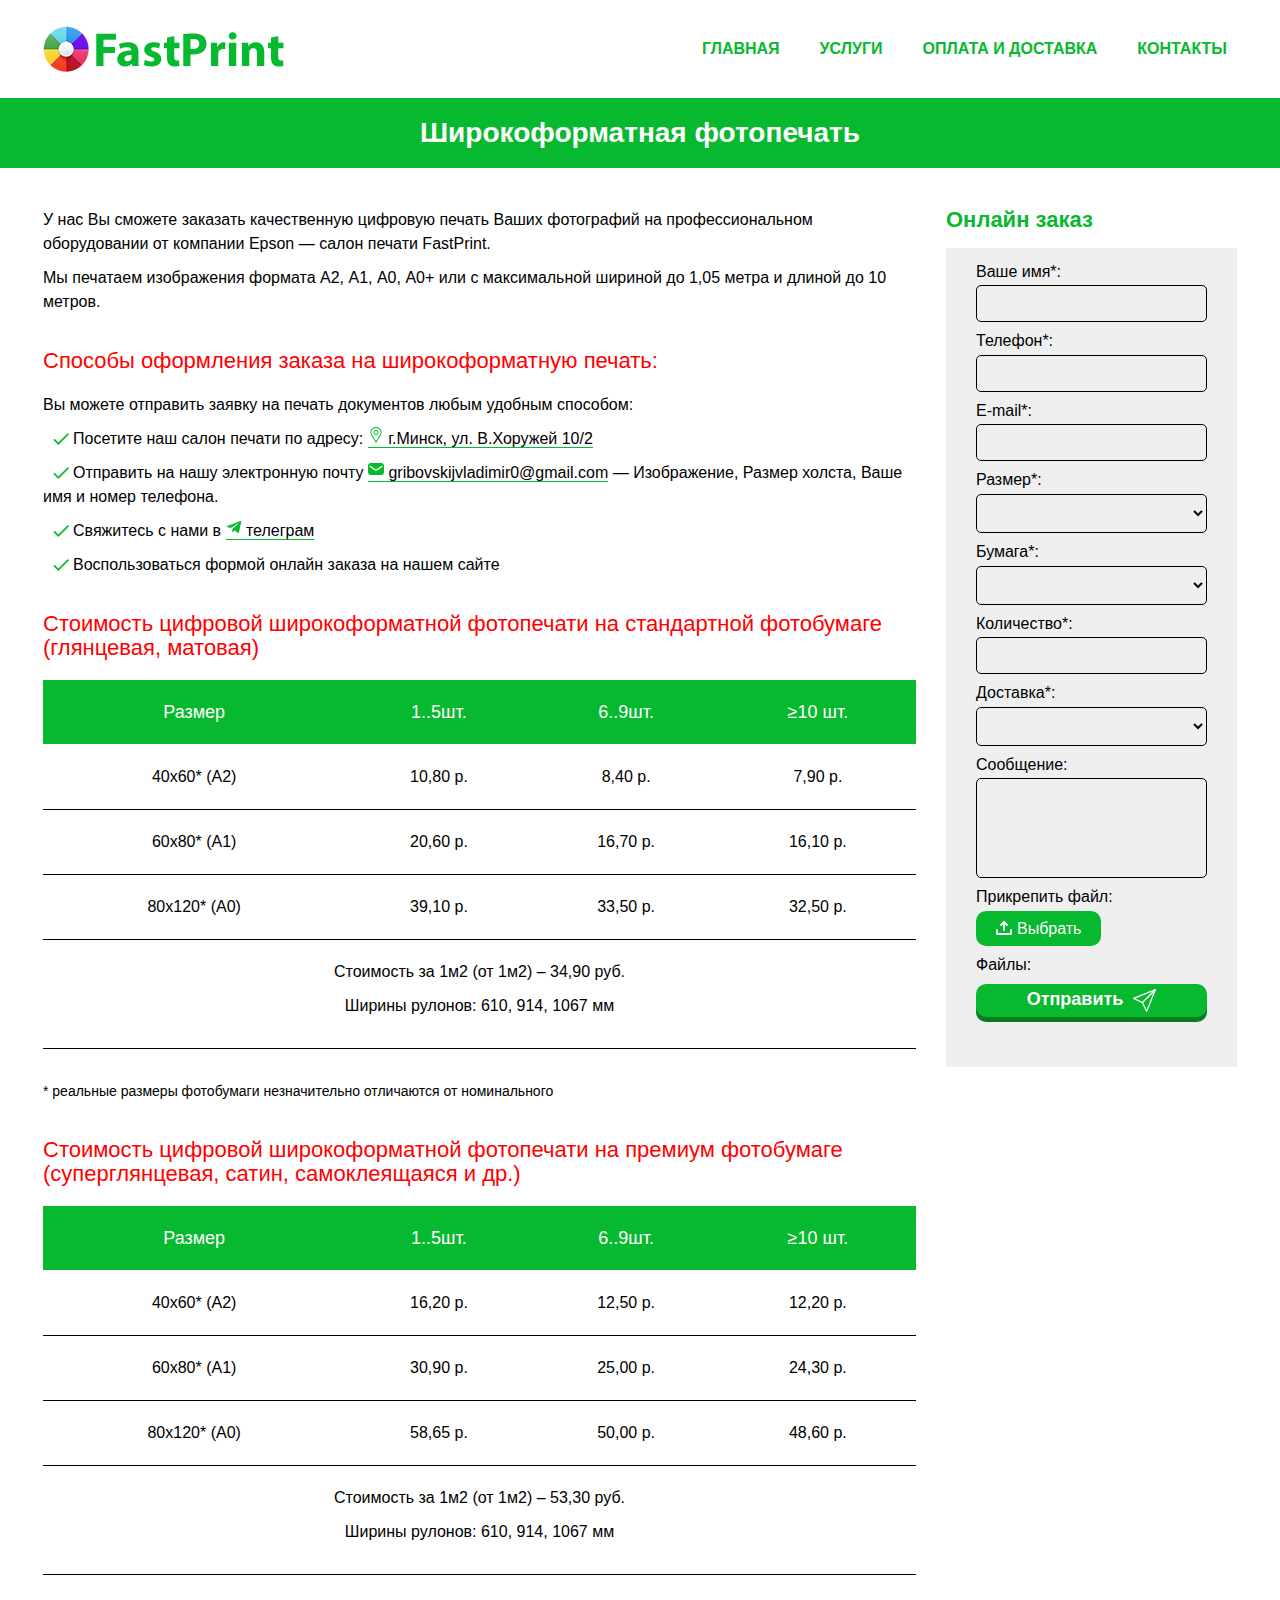
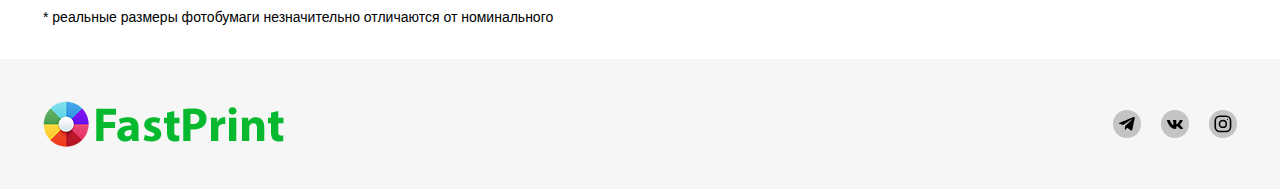
<file: shirokoformatnaja-fotopechat.html>
<!DOCTYPE html>
<html lang="en">
<head>
    <title>Широкоформатная фотопечать | Салон печати "FastPrint"</title>
    <meta http-equiv="Content-type" content="text/html;charset=UTF-8" />
    <meta name="viewport" content="width=device-width, initial-scale=1.0, minimum-scale=1.0, maximum-scale=1.0">
    <link rel="icon" type="image/x-icon" href="img/icon.png">
    <link rel="stylesheet" href="css/style.min.css">
</head>
<body>
    <header class="header">
    <div class="header__container container">
        <a href="index.html" class="header__logo"><img src="img/logo.png" alt=""></a>
        <div class="header__menu menu">
            <div class="menu__icon">
                <span></span>
            </div>
            <nav class="menu__body">
                <ul class="menu__list">
                    <li><a href="index.html" class="menu__link">Главная</a></li>
                    <li>
                        <p class="menu__link menu__link-arrow">Услуги<span class="menu__arrow"></span></p>
                        <ul class="menu__sub-list">
                            <li>
                                <h3 class="menu__sub-title1 menu__sub-link-arrow">Печатные услуги<span class="menu__sub-arrow"></span></h3>
                                <ul class="menu__sub-sub-list1">
                                    <li><a class="menu__sub-sub-link" href="pechat-photografij.html">Печать фотографий</a></li>
                                    <li><a class="menu__sub-sub-link" href="raspechatka.html">Распечатка</a></li>
                                    <li><a class="menu__sub-sub-link" href="kserokopia.html">Ксерокопия</a></li>
                                    <li><a class="menu__sub-sub-link" href="skanirovanie.html">Сканирование</a></li>
                                </ul>
                            </li>
                            <li>
                                <h3 class="menu__sub-title2 menu__sub-link-arrow">Широкоформатная печать<span class="menu__sub-arrow"></span></h3>
                                <ul class="menu__sub-sub-list2">
                                    <li><a class="menu__sub-sub-link" href="shirokoformatnaja-fotopechat.html">Широкоформатная фотопечать</a></li>
                                    <li><a class="menu__sub-sub-link" href="pechat-plakatov-i-chertezhej.html">Печать плакатов и чертежей</a></li>
                                </ul>
                            </li>
                            <li>
                                <h3 class="menu__sub-title3 menu__sub-link-arrow">УФ печать<span class="menu__sub-arrow"></span></h3>
                                <ul class="menu__sub-sub-list3">
                                    <li><a class="menu__sub-sub-link" href="pechat-na-chehlah.html">Печать на чехлах</a></li>
                                    <li><a class="menu__sub-sub-link" href="pechat-na-termokrujkah.html">Печать на термокружках</a></li>
                                </ul>
                            </li>
                            <li>
                                <h3 class="menu__sub-title4 menu__sub-link-arrow">Полиграфическая продукция<span class="menu__sub-arrow"></span></h3>
                                <ul class="menu__sub-sub-list4">
                                    <li><a class="menu__sub-sub-link" href="otkrytki.html">Открытки</a></li>
                                    <li><a class="menu__sub-sub-link" href="zakladki.html">Закладки для книг</a></li>
                                </ul>
                            </li>
                        </ul>
                    </li>
                    <li><a href="faq.html" class="menu__link">Оплата и доставка</a></li>
                    <li><a href="contactus.html" class="menu__link">Контакты</a></li>
                </ul>
            </nav>
        </div>
    </div>
</header>
<script src="js/header.min.js"></script>
    <main class="main">
        <section class="title">
            <h1 class="title__text">Широкоформатная фотопечать</h1>
        </section>
        <div class="container">
            <div class="services__row">
                <div class="services__content">
                    <section class="services__text">
                        <p>У нас Вы сможете заказать качественную цифровую печать Ваших фотографий на профессиональном оборудовании от компании
                        Epson — салон печати FastPrint.</p>
                        <p>Мы печатаем изображения формата А2, А1, А0, А0+ или с максимальной шириной до 1,05 метра и длиной до 10 метров.</p>
                    </section>
                    <section class="ways-to-make-order">
                        <h2 class="services__title">Способы оформления заказа на широкоформатную печать:</h2>
                        <p>Вы можете отправить заявку на печать документов любым удобным способом:</p>
                        <ul>
                            <li>Посетите наш салон печати по адресу: <a href="https://goo.gl/maps/ATwQqEYhW7sJsYjD8"><img src="img/point.png" alt=""> г.Минск, ул. В.Хоружей 10/2</a></li>
                            <li>Отправить на нашу электронную почту <a href="mailto:gribovskijvladimir0@gmail.com"><img src="img/email.png" alt=""> gribovskijvladimir0@gmail.com</a> — Изображение, Размер холста, Ваше имя и номер телефона.</li>
                            <li>Свяжитесь с нами в <a href="https://t.me/ner0ny"><img src="img/telegram-green.png" alt=""> телеграм</a></li>
                            <li>Воспользоваться формой онлайн заказа на нашем сайте</li>
                        </ul>
                    </section>
                    <section class="services__table-price">
                        <h2 class="services__title">Стоимость цифровой широкоформатной фотопечати на стандартной фотобумаге (глянцевая, матовая)</h2>
                        <table>
                            <tr class="table__top">
                                <td class="table__text">Размер</td>
                                <td class="table__text">1..5шт.</td>
                                <td class="table__text">6..9шт.</td>
                                <td class="table__text">≥10 шт.</td>
                            </tr>
                            <tr>
                                <td class="table__text">40х60* (А2)</td>
                                <td class="table__text">10,80 р.</td>
                                <td class="table__text">8,40 р.</td>
                                <td class="table__text">7,90 р.</td>
                            </tr>
                            <tr>
                                <td class="table__text">60х80* (А1)</td>
                                <td class="table__text">20,60 р.</td>
                                <td class="table__text">16,70 р.</td>
                                <td class="table__text">16,10 р.</td>
                            </tr>
                            <tr>
                                <td class="table__text">80х120* (А0)</td>
                                <td class="table__text">39,10 р.</td>
                                <td class="table__text">33,50 р.</td>
                                <td class="table__text">32,50 р.</td>
                            </tr>
                            <tr>
                                <td class="table__text" colspan="4">
                                    <p>Стоимость за 1м2 (от 1м2) – 34,90 руб.</p>
                                    <p>Ширины рулонов: 610, 914, 1067 мм</p>
                                </td>
                            </tr>
                        </table>
                        <p style="font-size: 14px;">* реальные размеры фотобумаги незначительно отличаются от номинального</p>
                    </section>
                    <section class="services__table-price">
                        <h2 class="services__title">Стоимость цифровой широкоформатной фотопечати на премиум фотобумаге (суперглянцевая, сатин, самоклеящаяся и др.)</h2>
                        <table>
                            <tr class="table__top">
                                <td class="table__text">Размер</td>
                                <td class="table__text">1..5шт.</td>
                                <td class="table__text">6..9шт.</td>
                                <td class="table__text">≥10 шт.</td>
                            </tr>
                            <tr>
                                <td class="table__text">40х60* (А2)</td>
                                <td class="table__text">16,20 р.</td>
                                <td class="table__text">12,50 р.</td>
                                <td class="table__text">12,20 р.</td>
                            </tr>
                            <tr>
                                <td class="table__text">60х80* (А1)</td>
                                <td class="table__text">30,90 р.</td>
                                <td class="table__text">25,00 р.</td>
                                <td class="table__text">24,30 р.</td>
                            </tr>
                            <tr>
                                <td class="table__text">80х120* (А0)</td>
                                <td class="table__text">58,65 р.</td>
                                <td class="table__text">50,00 р.</td>
                                <td class="table__text">48,60 р.</td>
                            </tr>
                            <tr>
                                <td class="table__text" colspan="4">
                                    <p>Стоимость за 1м2 (от 1м2) – 53,30 руб.</p>
                                    <p>Ширины рулонов: 610, 914, 1067 мм</p>
                                </td>
                            </tr>
                        </table>
                        <p style="font-size: 14px;">* реальные размеры фотобумаги незначительно отличаются от номинального</p>
                    </section>
                </div>
                <div class="services__right">
                    <div class="services__form">
                        <h2 class="form__title">Онлайн заказ</h2>
                        <form action="#" class="form" id="form" method="POST">
                            <div class="form__item">
                                <label for="formName" class="form__label">Ваше имя*:</label>
                                <input type="text" name="name" class="form__input __req">
                            </div>
                            <div class="form__item">
                                <label for="formPhone" class="form__label">Телефон*:</label>
                                <input type="tel" name="tel" class="form__input __req">
                            </div>
                            <div class="form__item">
                                <label for="formEmail" class="form__label">E-mail*:</label>
                                <input type="text" name="email" class="form__input __req __email">
                            </div>
                            <div class="form__item">
                                <div class="form__label">Размер*:</div>
                                <select name="size" id="size" class="form__input __req">
                                    <option style="display: none;"></option>
                                    <option value="10x15">10x15(A6)</option>
                                    <option value="13x18">13x18</option>
                                    <option value="15x20">15x20</option>
                                    <option value="20x30">20x30</option>
                                    <option value="30x40">30x40</option>
                                    <option value="40x60">40x60*(A2)</option>
                                    <option value="60x80">60x80*(A1)</option>
                                    <option value="80x120">80x120*(A0)</option>
                                </select>
                            </div>
                            <div class="form__item">
                                <div class="form__label">Бумага*:</div>
                                <select name="paper" class="form__input __req">
                                    <option style="display: none;"></option>
                                    <option value="Стандарт">Стандарт</option>
                                    <option value="Премиум">Премиум</option>
                                </select>
                            </div>
                            <div class="form__item">
                                <label for="formCount" class="form__label">Количество*:</label>
                                <input type="number" min="1" name="count" name="count" class="form__input __req">
                            </div>
                            <div class="form__item">
                                <div class="form__label">Доставка*:</div>
                                <select name="delivery" class="form__input __req">
                                    <option style="display: none;"></option>
                                    <option value="Самовывоз">Самовывоз</option>
                                    <option value="По Минску">По Минску</option>
                                </select>
                            </div>
                            <div class="form__item">
                                <label for="formMessage" class="form__label">Сообщение:</label>
                                <textarea type="text" name="message" class="form__input form__input-message"></textarea>
                            </div>
                            <div class="form__item">
                                <div class="form__label">Прикрепить файл:</div>
                                <div class="file">
                                    <div class="file__item">
                                        <input accept=".jpg, .png" type="file" name="file[]" multiple
                                            class="file__input">
                                        <div class="file__button"> <img src="img/upload.png" class="file__image">Выбрать
                                        </div>
                                        <div class="file__label">Файлы:
                                            <ul class="file__name" id="file__name"></ul>
                                        </div>
                                    </div>
                                </div>
                            </div>
                            <button type="submit" class="form__button" id="form__button">Отправить <svg version="1.1"
                                    xmlns="http://www.w3.org/2000/svg" xmlns:xlink="http://www.w3.org/1999/xlink"
                                    x="0px" y="0px" viewBox="0 0 512.001 512.001"
                                    style="enable-background:new 0 0 512.001 512.001;" xml:space="preserve">
                                    <g>
                                        <path
                                            d="M507.608,4.395c-4.243-4.244-10.609-5.549-16.177-3.321L9.43,193.872c-5.515,2.206-9.208,7.458-9.42,13.395c-0.211,5.936,3.101,11.437,8.445,14.029l190.068,92.181l92.182,190.068c2.514,5.184,7.764,8.455,13.493,8.455c0.178,0,0.357-0.003,0.536-0.01c5.935-0.211,11.189-3.904,13.394-9.419l192.8-481.998C513.156,15.001,511.851,8.638,507.608,4.395z M52.094,209.118L434.72,56.069L206.691,284.096L52.094,209.118z M302.883,459.907l-74.979-154.599l228.03-228.027L302.883,459.907z">
                                        </path>
                                    </g>
                                </svg>
                            </button>
                            <div class="form__result" id="form__result"></div>
                            <div class="form__hidden">
                                <input type="text" name="title" id="title" value="Широкоформатная фотопечать">
                            </div>
                        </form>
                    </div>
                </div>
            </div>
        </div>
    </main>
    <footer class="footer">
    <div class="container">
        <div class="footer__row">
            <a href="index.html"><img src="img/logo.png" alt="" class="footer__logo"></a>
            <div class="footer__social-links">
                <a href="https://t.me/ner0ny" class="footer__social-link" target="_blank"><img src="img/telegram.svg" alt=""></a>
                <a href="https://vk.com/ner0ny" class="footer__social-link" target="_blank"><img src="img/vk.svg" alt=""></a>
                <a href="https://www.instagram.com/ner0ny/" class="footer__social-link" target="_blank"><img src="img/instagram.svg" alt=""></a>
            </div>
        </div>
    </div>
</footer>
    <script src="js/inputmask.min.js"></script>
    <script src="js/app.js"></script>
</body>

</html>
</file>
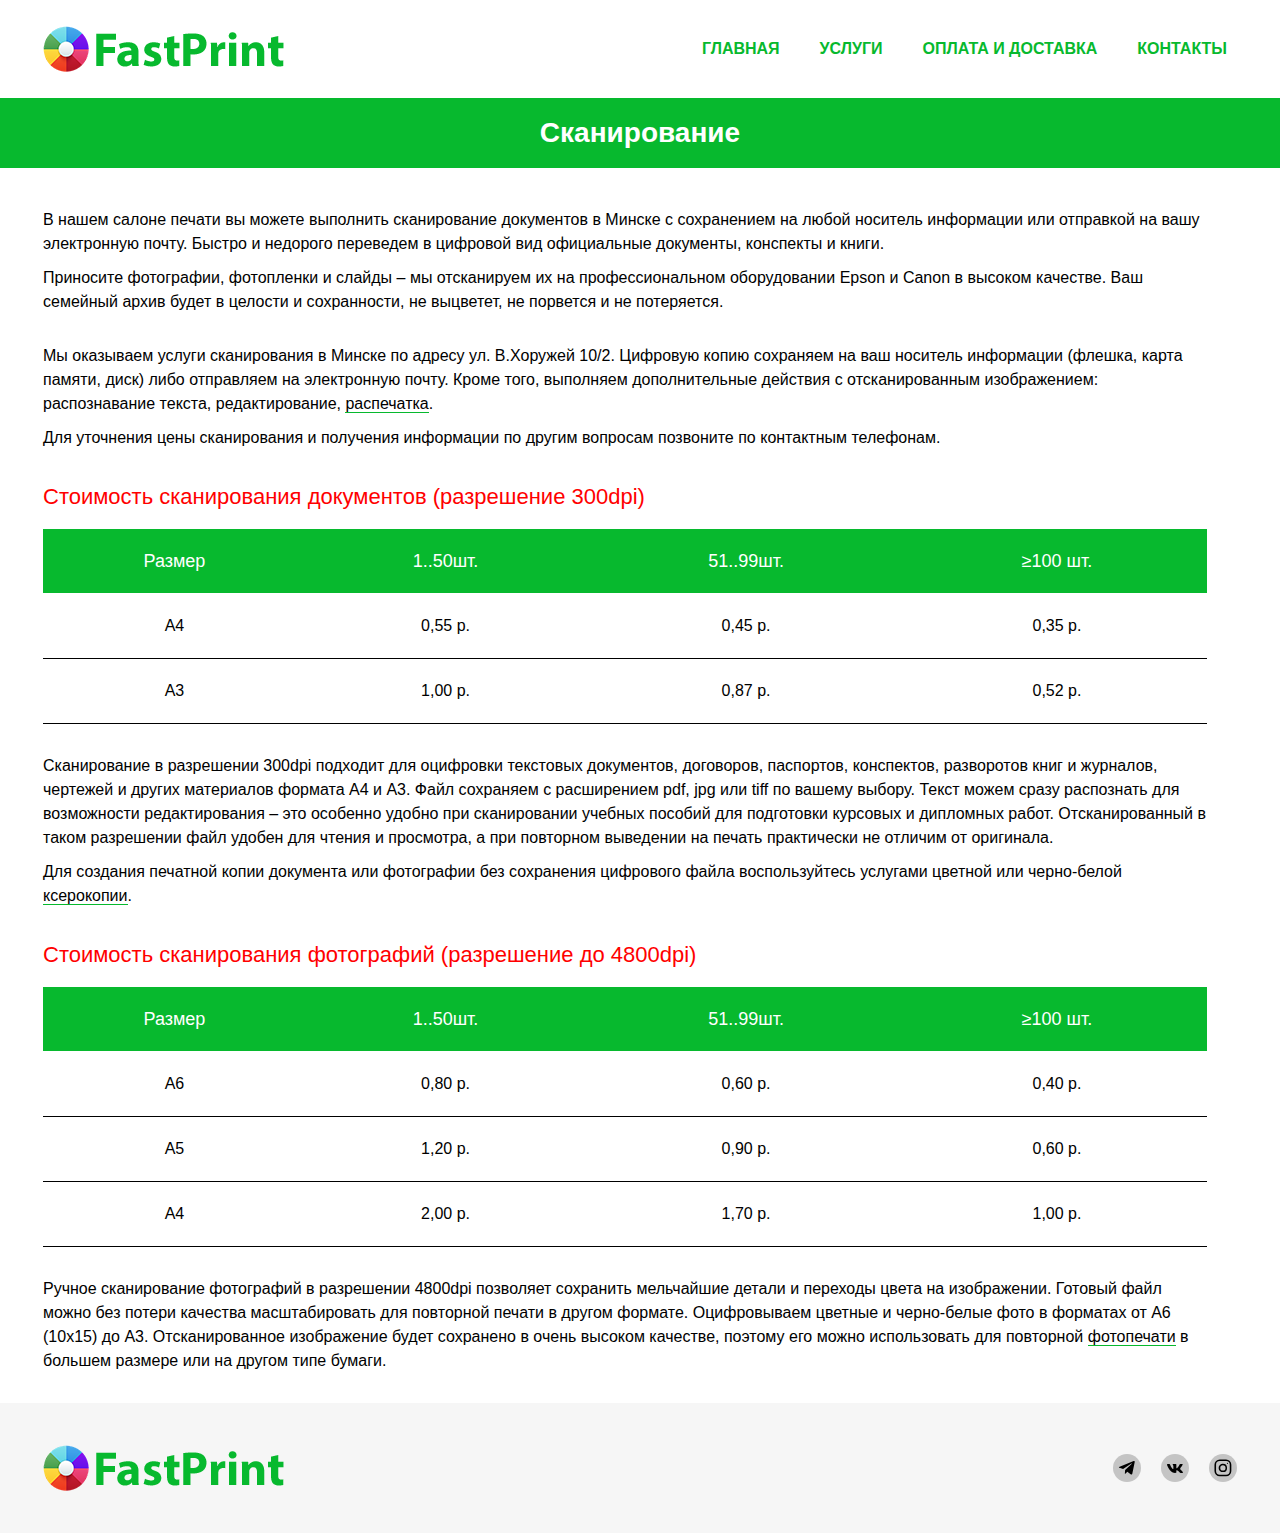
<file: skanirovanie.html>
<!DOCTYPE html>
<html lang="en">
<head>
    <title>Сканирование | Салон печати "FastPrint"</title>
    <meta http-equiv="Content-type" content="text/html;charset=UTF-8" />
    <meta name="viewport" content="width=device-width, initial-scale=1.0, minimum-scale=1.0, maximum-scale=1.0">
    <link rel="icon" type="image/x-icon" href="img/icon.png">
    <link rel="stylesheet" href="css/style.min.css">
</head>
<body>
    <header class="header">
    <div class="header__container container">
        <a href="index.html" class="header__logo"><img src="img/logo.png" alt=""></a>
        <div class="header__menu menu">
            <div class="menu__icon">
                <span></span>
            </div>
            <nav class="menu__body">
                <ul class="menu__list">
                    <li><a href="index.html" class="menu__link">Главная</a></li>
                    <li>
                        <p class="menu__link menu__link-arrow">Услуги<span class="menu__arrow"></span></p>
                        <ul class="menu__sub-list">
                            <li>
                                <h3 class="menu__sub-title1 menu__sub-link-arrow">Печатные услуги<span class="menu__sub-arrow"></span></h3>
                                <ul class="menu__sub-sub-list1">
                                    <li><a class="menu__sub-sub-link" href="pechat-photografij.html">Печать фотографий</a></li>
                                    <li><a class="menu__sub-sub-link" href="raspechatka.html">Распечатка</a></li>
                                    <li><a class="menu__sub-sub-link" href="kserokopia.html">Ксерокопия</a></li>
                                    <li><a class="menu__sub-sub-link" href="skanirovanie.html">Сканирование</a></li>
                                </ul>
                            </li>
                            <li>
                                <h3 class="menu__sub-title2 menu__sub-link-arrow">Широкоформатная печать<span class="menu__sub-arrow"></span></h3>
                                <ul class="menu__sub-sub-list2">
                                    <li><a class="menu__sub-sub-link" href="shirokoformatnaja-fotopechat.html">Широкоформатная фотопечать</a></li>
                                    <li><a class="menu__sub-sub-link" href="pechat-plakatov-i-chertezhej.html">Печать плакатов и чертежей</a></li>
                                </ul>
                            </li>
                            <li>
                                <h3 class="menu__sub-title3 menu__sub-link-arrow">УФ печать<span class="menu__sub-arrow"></span></h3>
                                <ul class="menu__sub-sub-list3">
                                    <li><a class="menu__sub-sub-link" href="pechat-na-chehlah.html">Печать на чехлах</a></li>
                                    <li><a class="menu__sub-sub-link" href="pechat-na-termokrujkah.html">Печать на термокружках</a></li>
                                </ul>
                            </li>
                            <li>
                                <h3 class="menu__sub-title4 menu__sub-link-arrow">Полиграфическая продукция<span class="menu__sub-arrow"></span></h3>
                                <ul class="menu__sub-sub-list4">
                                    <li><a class="menu__sub-sub-link" href="otkrytki.html">Открытки</a></li>
                                    <li><a class="menu__sub-sub-link" href="zakladki.html">Закладки для книг</a></li>
                                </ul>
                            </li>
                        </ul>
                    </li>
                    <li><a href="faq.html" class="menu__link">Оплата и доставка</a></li>
                    <li><a href="contactus.html" class="menu__link">Контакты</a></li>
                </ul>
            </nav>
        </div>
    </div>
</header>
<script src="js/header.min.js"></script>
    <main class="main">
        <section class="title">
            <h1 class="title__text">Сканирование</h1>
        </section>
        <div class="container">
            <div class="services__row">
                <div class="services__content">
                    <section class="services__text">
                        <p>В нашем салоне печати вы можете выполнить сканирование документов в Минске с сохранением на любой носитель информации или
                        отправкой на вашу электронную почту. Быстро и недорого переведем в цифровой вид официальные документы, конспекты и
                        книги.</p>
                        <p>Приносите фотографии, фотопленки и слайды – мы отсканируем их на профессиональном оборудовании Epson и Canon в высоком
                        качестве. Ваш семейный архив будет в целости и сохранности, не выцветет, не порвется и не потеряется.</p>
                    </section>
                    <section class="included-in-service">
                        <p>Мы оказываем услуги сканирования в Минске по адресу ул. В.Хоружей 10/2. Цифровую копию сохраняем на ваш
                        носитель информации (флешка, карта памяти, диск) либо отправляем на электронную почту. Кроме того, выполняем
                        дополнительные действия с отсканированным изображением: распознавание текста, редактирование, <a href="raspechatka.html">распечатка</a>.</p>
                        <p>Для уточнения цены сканирования и получения информации по другим вопросам позвоните по
                        контактным телефонам.</p>
                    </section>
                    <section class="services__table-price">
                        <h2 class="services__title">Стоимость сканирования документов (разрешение 300dpi)</h2>
                        <table>
                            <tr class="table__top">
                                <td class="table__text">Размер</td>
                                <td class="table__text">1..50шт.</td>
                                <td class="table__text">51..99шт.</td>
                                <td class="table__text">≥100 шт.</td>
                            </tr>
                            <tr>
                                <td class="table__text">А4</td>
                                <td class="table__text">0,55 р.</td>
                                <td class="table__text">0,45 р.</td>
                                <td class="table__text">0,35 р.</td>
                            </tr>
                            <tr>
                                <td class="table__text">А3</td>
                                <td class="table__text">1,00 р.</td>
                                <td class="table__text">0,87 р.</td>
                                <td class="table__text">0,52 р.</td>
                            </tr>
                        </table>
                        <p>Сканирование в разрешении 300dpi подходит для оцифровки текстовых документов, договоров, паспортов, конспектов,
                        разворотов книг и журналов, чертежей и других материалов формата A4 и A3. Файл сохраняем с расширением pdf, jpg или tiff
                        по вашему выбору. Текст можем сразу распознать для возможности редактирования – это особенно удобно при сканировании
                        учебных пособий для подготовки курсовых и дипломных работ. Отсканированный в таком разрешении файл удобен для чтения и
                        просмотра, а при повторном выведении на печать практически не отличим от оригинала.</p>
                        <p>Для создания печатной копии документа или фотографии без сохранения цифрового файла воспользуйтесь услугами цветной или
                        черно-белой <a href="kserokopia.html">ксерокопии</a>.</p>
                    </section>
                    <section class="services__table-price">
                        <h2 class="services__title">Стоимость сканирования фотографий (разрешение до 4800dpi)</h2>
                        <table>
                            <tr class="table__top">
                                <td class="table__text">Размер</td>
                                <td class="table__text">1..50шт.</td>
                                <td class="table__text">51..99шт.</td>
                                <td class="table__text">≥100 шт.</td>
                            </tr>
                            <tr>
                                <td class="table__text">А6</td>
                                <td class="table__text">0,80 р.</td>
                                <td class="table__text">0,60 р.</td>
                                <td class="table__text">0,40 р.</td>
                            </tr>
                            <tr>
                                <td class="table__text">А5</td>
                                <td class="table__text">1,20 р.</td>
                                <td class="table__text">0,90 р.</td>
                                <td class="table__text">0,60 р.</td>
                            </tr>
                            <tr>
                                <td class="table__text">А4</td>
                                <td class="table__text">2,00 р.</td>
                                <td class="table__text">1,70 р.</td>
                                <td class="table__text">1,00 р.</td>
                            </tr>
                        </table>
                        <p>Ручное сканирование фотографий в разрешении 4800dpi позволяет сохранить мельчайшие детали и переходы цвета на
                        изображении. Готовый файл можно без потери качества масштабировать для повторной печати в другом формате. Оцифровываем
                        цветные и черно-белые фото в форматах от A6 (10х15) до A3. Отсканированное изображение будет сохранено в очень высоком
                        качестве, поэтому его можно использовать для повторной <a href="pechat-photografij.html">фотопечати</a> в большем размере или на другом типе бумаги.</p>
                    </section>
                </div>
            </div>
        </div>
    </main>
    <footer class="footer">
    <div class="container">
        <div class="footer__row">
            <a href="index.html"><img src="img/logo.png" alt="" class="footer__logo"></a>
            <div class="footer__social-links">
                <a href="https://t.me/ner0ny" class="footer__social-link" target="_blank"><img src="img/telegram.svg" alt=""></a>
                <a href="https://vk.com/ner0ny" class="footer__social-link" target="_blank"><img src="img/vk.svg" alt=""></a>
                <a href="https://www.instagram.com/ner0ny/" class="footer__social-link" target="_blank"><img src="img/instagram.svg" alt=""></a>
            </div>
        </div>
    </div>
</footer>
</body>
</html>
</file>
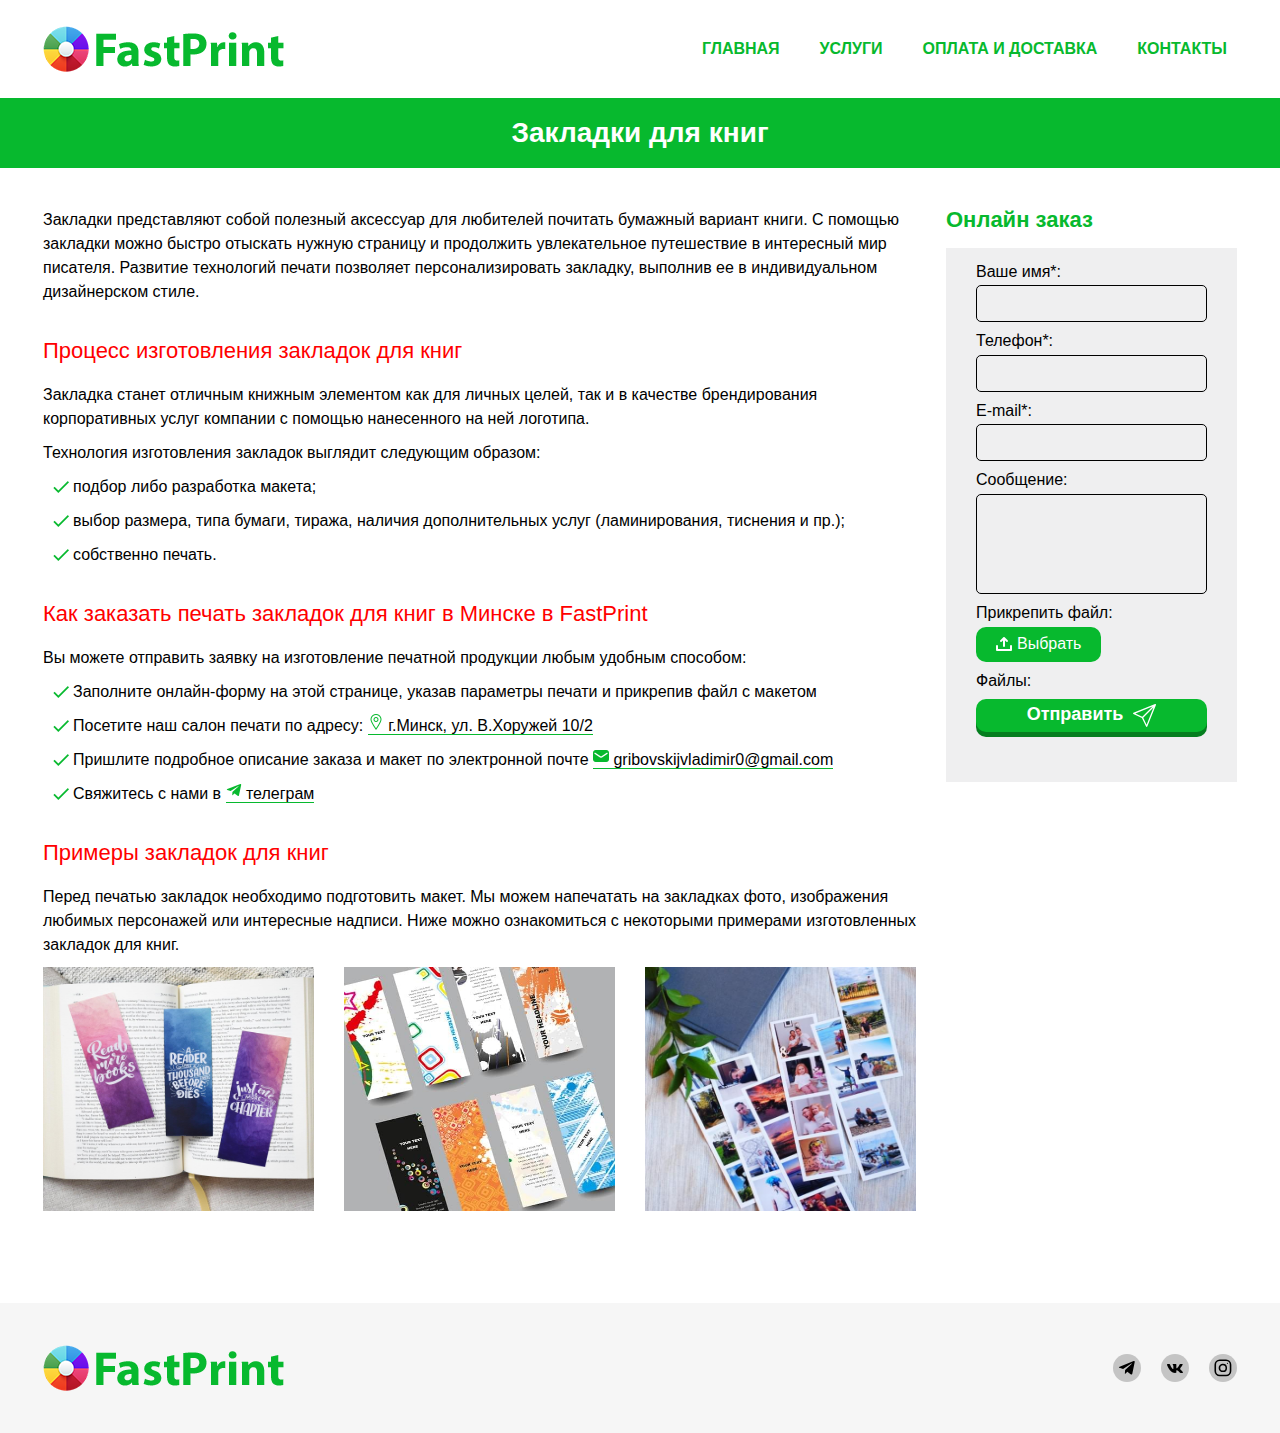
<file: zakladki.html>
<!DOCTYPE html>
<html lang="en">
<head>
    <title>Закладки для книг | Салон печати "FastPrint"</title>
    <meta http-equiv="Content-type" content="text/html;charset=UTF-8" />
    <meta name="viewport" content="width=device-width, initial-scale=1.0, minimum-scale=1.0, maximum-scale=1.0">
    <link rel="icon" type="image/x-icon" href="img/icon.png">
    <link rel="stylesheet" href="css/style.min.css">
</head>
<body>
    <header class="header">
    <div class="header__container container">
        <a href="index.html" class="header__logo"><img src="img/logo.png" alt=""></a>
        <div class="header__menu menu">
            <div class="menu__icon">
                <span></span>
            </div>
            <nav class="menu__body">
                <ul class="menu__list">
                    <li><a href="index.html" class="menu__link">Главная</a></li>
                    <li>
                        <p class="menu__link menu__link-arrow">Услуги<span class="menu__arrow"></span></p>
                        <ul class="menu__sub-list">
                            <li>
                                <h3 class="menu__sub-title1 menu__sub-link-arrow">Печатные услуги<span class="menu__sub-arrow"></span></h3>
                                <ul class="menu__sub-sub-list1">
                                    <li><a class="menu__sub-sub-link" href="pechat-photografij.html">Печать фотографий</a></li>
                                    <li><a class="menu__sub-sub-link" href="raspechatka.html">Распечатка</a></li>
                                    <li><a class="menu__sub-sub-link" href="kserokopia.html">Ксерокопия</a></li>
                                    <li><a class="menu__sub-sub-link" href="skanirovanie.html">Сканирование</a></li>
                                </ul>
                            </li>
                            <li>
                                <h3 class="menu__sub-title2 menu__sub-link-arrow">Широкоформатная печать<span class="menu__sub-arrow"></span></h3>
                                <ul class="menu__sub-sub-list2">
                                    <li><a class="menu__sub-sub-link" href="shirokoformatnaja-fotopechat.html">Широкоформатная фотопечать</a></li>
                                    <li><a class="menu__sub-sub-link" href="pechat-plakatov-i-chertezhej.html">Печать плакатов и чертежей</a></li>
                                </ul>
                            </li>
                            <li>
                                <h3 class="menu__sub-title3 menu__sub-link-arrow">УФ печать<span class="menu__sub-arrow"></span></h3>
                                <ul class="menu__sub-sub-list3">
                                    <li><a class="menu__sub-sub-link" href="pechat-na-chehlah.html">Печать на чехлах</a></li>
                                    <li><a class="menu__sub-sub-link" href="pechat-na-termokrujkah.html">Печать на термокружках</a></li>
                                </ul>
                            </li>
                            <li>
                                <h3 class="menu__sub-title4 menu__sub-link-arrow">Полиграфическая продукция<span class="menu__sub-arrow"></span></h3>
                                <ul class="menu__sub-sub-list4">
                                    <li><a class="menu__sub-sub-link" href="otkrytki.html">Открытки</a></li>
                                    <li><a class="menu__sub-sub-link" href="zakladki.html">Закладки для книг</a></li>
                                </ul>
                            </li>
                        </ul>
                    </li>
                    <li><a href="faq.html" class="menu__link">Оплата и доставка</a></li>
                    <li><a href="contactus.html" class="menu__link">Контакты</a></li>
                </ul>
            </nav>
        </div>
    </div>
</header>
<script src="js/header.min.js"></script>
    <main class="main">
        <section class="title">
            <h1 class="title__text">Закладки для книг</h1>
        </section>
        <div class="container">
            <div class="services__row">
                <div class="services__content">
                    <section class="services__text">
                        <p>Закладки представляют собой полезный аксессуар для любителей почитать бумажный вариант книги. С помощью закладки можно
                        быстро отыскать нужную страницу и продолжить увлекательное путешествие в интересный мир писателя. Развитие технологий
                        печати позволяет персонализировать закладку, выполнив ее в индивидуальном дизайнерском стиле.</p>
                    </section>
                    <section class="process">
                        <h2 class="services__title">Процесс изготовления закладок для книг</h2>
                        <p>Закладка станет отличным книжным элементом как для личных целей, так и в качестве брендирования корпоративных услуг
                        компании с помощью нанесенного на ней логотипа.</p>
                        <p>Технология изготовления закладок выглядит следующим образом:</p>
                        <ul>
                            <li>подбор либо разработка макета;</li>
                            <li>выбор размера, типа бумаги, тиража, наличия дополнительных услуг (ламинирования, тиснения и пр.);</li>
                            <li>собственно печать.</li>
                        </ul>
                    </section>
                    <section class="ways-to-make-order">
                        <h2 class="services__title">Как заказать печать закладок для книг в Минске в FastPrint</h2>
                        <p>Вы можете отправить заявку на изготовление печатной продукции любым удобным способом:</p>
                        <ul>
                            <li>Заполните онлайн-форму на этой странице, указав параметры печати и прикрепив файл с макетом</li>
                            <li>Посетите наш салон печати по адресу: <a href="https://goo.gl/maps/ATwQqEYhW7sJsYjD8"><img src="img/point.png" alt=""> г.Минск, ул. В.Хоружей 10/2</a></li>
                            <li>Пришлите подробное описание заказа и макет по электронной почте <a href="mailto:gribovskijvladimir0@gmail.com"><img src="img/email.png" alt=""> gribovskijvladimir0@gmail.com</a></li>
                            <li>Свяжитесь с нами в <a href="https://t.me/ner0ny"><img src="img/telegram-green.png" alt=""> телеграм</a></li>
                        </ul>
                    </section>
                    <section class="our-works">
                        <h2 class="services__title">Примеры закладок для книг</h2>
                        <p>Перед печатью закладок необходимо подготовить макет. Мы можем напечатать на закладках фото, изображения любимых персонажей или
                        интересные надписи. Ниже можно ознакомиться с некоторыми примерами изготовленных закладок для книг.</p>
                        <div class="our-works__row">
                            <div class="our-works__item"><img src="img/bookmark1.jpg" class="our-works__image" alt=""></div>
                            <div class="our-works__item"><img src="img/bookmark2.jpg" class="our-works__image" alt=""></div>
                            <div class="our-works__item"><img src="img/bookmark3.jpg" class="our-works__image" alt=""></div>
                        </div>
                    </section>
                </div>
                <div class="services__right">
                    <div class="services__form">
                        <h2 class="form__title">Онлайн заказ</h2>
                        <form action="#" class="form" id="form" method="POST">
                            <div class="form__item">
                                <label for="formName" class="form__label">Ваше имя*:</label>
                                <input type="text" name="name" class="form__input __req">
                            </div>
                            <div class="form__item">
                                <label for="formPhone" class="form__label">Телефон*:</label>
                                <input type="tel" name="tel" class="form__input __req">
                            </div>
                            <div class="form__item">
                                <label for="formEmail" class="form__label">E-mail*:</label>
                                <input type="text" name="email" class="form__input __req __email">
                            </div>
                            <div class="form__item">
                                <label for="formMessage" class="form__label">Сообщение:</label>
                                <textarea type="text" name="message" class="form__input form__input-message"></textarea>
                            </div>
                            <div class="form__item">
                                <div class="form__label">Прикрепить файл:</div>
                                <div class="file">
                                    <div class="file__item">
                                        <input accept=".jpg, .png" type="file" name="file[]" multiple
                                            class="file__input">
                                        <div class="file__button"> <img src="img/upload.png" class="file__image">Выбрать
                                        </div>
                                        <div class="file__label">Файлы:
                                            <ul class="file__name" id="file__name"></ul>
                                        </div>
                                    </div>
                                </div>
                            </div>
                            <button type="submit" class="form__button" id="form__button">Отправить <svg version="1.1"
                                    xmlns="http://www.w3.org/2000/svg" xmlns:xlink="http://www.w3.org/1999/xlink"
                                    x="0px" y="0px" viewBox="0 0 512.001 512.001"
                                    style="enable-background:new 0 0 512.001 512.001;" xml:space="preserve">
                                    <g>
                                        <path
                                            d="M507.608,4.395c-4.243-4.244-10.609-5.549-16.177-3.321L9.43,193.872c-5.515,2.206-9.208,7.458-9.42,13.395c-0.211,5.936,3.101,11.437,8.445,14.029l190.068,92.181l92.182,190.068c2.514,5.184,7.764,8.455,13.493,8.455c0.178,0,0.357-0.003,0.536-0.01c5.935-0.211,11.189-3.904,13.394-9.419l192.8-481.998C513.156,15.001,511.851,8.638,507.608,4.395z M52.094,209.118L434.72,56.069L206.691,284.096L52.094,209.118z M302.883,459.907l-74.979-154.599l228.03-228.027L302.883,459.907z">
                                        </path>
                                    </g>
                                </svg>
                            </button>
                            <div class="form__result" id="form__result"></div>
                            <div class="form__hidden">
                                <input type="text" name="title" id="title" value="Закладки для книг">
                            </div>
                        </form>
                    </div>
                </div>
            </div>
        </div>
    </main>
    <footer class="footer">
    <div class="container">
        <div class="footer__row">
            <a href="index.html"><img src="img/logo.png" alt="" class="footer__logo"></a>
            <div class="footer__social-links">
                <a href="https://t.me/ner0ny" class="footer__social-link" target="_blank"><img src="img/telegram.svg" alt=""></a>
                <a href="https://vk.com/ner0ny" class="footer__social-link" target="_blank"><img src="img/vk.svg" alt=""></a>
                <a href="https://www.instagram.com/ner0ny/" class="footer__social-link" target="_blank"><img src="img/instagram.svg" alt=""></a>
            </div>
        </div>
    </div>
</footer>
    <script src="js/inputmask.min.js"></script>
    <script src="js/app.js"></script>
</body>
</html>
</file>
<file: css/style.min.css>
@charset "UTF-8";*{padding:0;margin:0;border:0;font-family:Lato,sans-serif}*,:after,:before{-webkit-box-sizing:border-box;box-sizing:border-box}:active,:focus{outline:0}a:active,a:focus{outline:0}aside,footer,header,nav{display:block}body,html{height:100%;width:100%;font-size:100%;line-height:1.1;font-size:16px;-ms-text-size-adjust:100%;-moz-text-size-adjust:100%;-webkit-text-size-adjust:100%}main{display:block}button,input,textarea{font-family:inherit}input::-ms-clear{display:none}button{cursor:pointer}button::-moz-focus-inner{padding:0;border:0}a,a:visited{text-decoration:none;background-color:transparent}a:hover{text-decoration:none}ul li{list-style:none}img{vertical-align:top;border-style:none}h1,h2,h3,h4,h5,h6{font-size:inherit;font-weight:inherit}body._lock{overflow:hidden}.container{max-width:1194px;margin:auto}.title{background-color:#07b92e;margin:0 0 40px 0;font-weight:700}.title__text{color:#fff;font-size:28px;text-align:center;padding:20px 0}._error{border:1px solid #b81111!important}.header{padding:20px 20px}.header__container{display:-webkit-box;display:-ms-flexbox;display:flex;-webkit-box-pack:justify;-ms-flex-pack:justify;justify-content:space-between;-webkit-box-align:center;-ms-flex-align:center;align-items:center}.menu__icon{display:none}.menu__list>li{position:relative;padding:15px 0;margin:0 20px 0 0}.menu__list>li:last-child{margin:0}.menu__link{position:relative;display:block;padding:10px;font-size:16px;font-weight:700;color:#07b92e;text-transform:uppercase;-webkit-transition:all 2s;-o-transition:all 2s;transition:all 2s}.menu__link:after{position:absolute;bottom:0;left:0;right:0;margin:auto;width:0%;content:".";color:transparent;background:#07b92e;height:1px;text-align:left;opacity:0}.menu__link:hover{color:#fff;z-index:1}.menu__link:hover:after{z-index:-10;-webkit-animation:fill .8s forwards;animation:fill .8s forwards;opacity:1}.menu__link-arrow{display:-webkit-box;display:-ms-flexbox;display:flex;-webkit-box-align:center;-ms-flex-align:center;align-items:center;cursor:default}.menu__link-arrow:hover .menu__arrow{border-left:5px solid transparent;border-right:5px solid transparent;-webkit-transition:border-top 2s;-o-transition:border-top 2s;transition:border-top 2s;border-top:10px solid #fff;-webkit-transition:-webkit-transform .3s ease 0s;transition:-webkit-transform .3s ease 0s;-o-transition:transform .3s ease 0s;transition:transform .3s ease 0s;transition:transform .3s ease 0s,-webkit-transform .3s ease 0s}.menu__sub-title1,.menu__sub-title2,.menu__sub-title3,.menu__sub-title4{color:#07b92e;font-weight:700;font-size:18px;margin:0 0 15px 0}.menu__arrow{display:none}.menu__sub-arrow{display:none}.menu__sub-sub-link{position:relative;padding:5px;color:#000;-webkit-transition:all 2s;-o-transition:all 2s;transition:all 2s}.menu__sub-sub-link:after{position:absolute;bottom:0;left:0;right:0;margin:auto;width:0%;content:".";color:transparent;background:#07b92e;height:1px}.menu__sub-sub-link:after{text-align:left;content:".";margin:0;opacity:0}.menu__sub-sub-link:hover{color:#fff;z-index:1}.menu__sub-sub-link:hover:after{z-index:-10;-webkit-animation:fill .8s forwards;animation:fill .8s forwards;opacity:1}body._pc .menu__list>li:hover .menu__sub-list,body._touch .menu__list>li._active .menu__sub-list{opacity:1;visibility:visible;-webkit-transform:translate(40%,0);-ms-transform:translate(40%,0);transform:translate(40%,0);pointer-events:all}.menu__list>li{display:-webkit-box;display:-ms-flexbox;display:flex;-webkit-box-pack:center;-ms-flex-pack:center;justify-content:center;-webkit-box-align:center;-ms-flex-align:center;align-items:center;text-align:center}body._touch .menu__arrow{display:block;width:0;height:0;margin:0 0 0 5px;-webkit-transition:-webkit-transform .3s ease 0s;transition:-webkit-transform .3s ease 0s;-o-transition:transform .3s ease 0s;transition:transform .3s ease 0s;transition:transform .3s ease 0s,-webkit-transform .3s ease 0s;border-left:5px solid transparent;border-right:5px solid transparent;border-top:10px solid #07b92e}body._touch .menu__list>li._active .menu__arrow{-webkit-transform:rotate(-180deg);-ms-transform:rotate(-180deg);transform:rotate(-180deg)}@-webkit-keyframes fill{0%{width:0%;height:1px}50%{width:100%;height:1px}100%{width:100%;height:100%;background:#07b92e}}@keyframes fill{0%{width:0%;height:1px}50%{width:100%;height:1px}100%{width:100%;height:100%;background:#07b92e}}.benefits{background-color:#fff}.benefits__row{display:-webkit-box;display:-ms-flexbox;display:flex;-ms-flex-wrap:wrap;flex-wrap:wrap;margin:0 0}.benefits__benefit{-webkit-box-flex:0;-ms-flex:0 1 33.3333%;flex:0 1 33.3333%;margin:0 0 30px 0;padding:0 5px}.benefit__item{display:-webkit-box;display:-ms-flexbox;display:flex;-webkit-box-orient:vertical;-webkit-box-direction:normal;-ms-flex-direction:column;flex-direction:column;border-radius:20px;overflow:hidden}.item__image{display:-webkit-box;display:-ms-flexbox;display:flex;-webkit-box-align:center;-ms-flex-align:center;align-items:center;-webkit-box-pack:center;-ms-flex-pack:center;justify-content:center;height:100px;width:100px;border-radius:50%;margin:10px auto 20px auto;background-color:#07b92e}.item__icon{width:36px;height:36px}.item__title{font-size:30px;color:#07b92e;text-align:center;margin:10px 0 15px}.item__subtitle{font-size:20px;color:#445161;text-align:center;padding:0 0 10px}.main-services{padding:30px 15px;background-color:#eee}.main-services__title{font-size:28px;color:#07b92e;font-weight:700;margin:0 0 30px 0;text-align:center;text-transform:uppercase}.main-services__row{display:-webkit-box;display:-ms-flexbox;display:flex;-ms-flex-wrap:wrap;flex-wrap:wrap;-webkit-box-pack:center;-ms-flex-pack:center;justify-content:center;margin:0 -30px 0 -10px}.main-services__main-service{width:33.3%;margin:0 0 30px 0;-webkit-transition:all .2s ease;-o-transition:all .2s ease;transition:all .2s ease}.main-services__main-service:hover{-webkit-transform:translateY(-15px);-ms-transform:translateY(-15px);transform:translateY(-15px);-webkit-transition:all .2s ease;-o-transition:all .2s ease;transition:all .2s ease}.main-service__card{margin:0 20px 0 0;background-color:#07b92e;display:-webkit-box;display:-ms-flexbox;display:flex;-webkit-box-orient:vertical;-webkit-box-direction:normal;-ms-flex-direction:column;flex-direction:column;border-radius:20px;overflow:hidden;border:1px solid #057e1f}.main-service__card:hover .card__title{background-color:#057e1f}.card__image{height:300px;overflow:hidden}.card__image img{width:100%;height:100%;-o-object-fit:cover;object-fit:cover;border:0;vertical-align:center}.card__title{display:block;font-size:24px;text-transform:uppercase;color:#fff;text-align:center;padding:10px 0}.map{max-height:400px}.contactus__map{margin:-40px 0 0 0;max-height:400px}.contact{background-color:#07b92e;color:#fff;padding:20px 0}.contact__row{display:-webkit-box;display:-ms-flexbox;display:flex}.contact__contacts{width:30%;margin:0 30px 0 0}.contacts__title{font-size:28px;margin:0 0 20px 0}.contacts{display:-webkit-box;display:-ms-flexbox;display:flex}.contacts__text{margin:0 10px 15px 0}.contacts__contact{color:#fff}.contact__form{width:70%}.contact__form-title{font-size:28px;margin:0 0 20px 0}.contact__form-item{margin:0 0 15px 0}.contact__form-label{margin:0 10px 0 0}.contact__form-input{margin:4px 0 0 0;display:block;border:2px solid #c4c4c4;border-radius:5px;padding:5px;height:25px;width:60%;-webkit-transition:all .5s ease 0s;-o-transition:all .5s ease 0s;transition:all .5s ease 0s}.contact__form-input:-webkit-autofill,.contact__form-input:-webkit-autofill:active,.contact__form-input:-webkit-autofill:focus,.contact__form-input:-webkit-autofill:hover{-webkit-box-shadow:0 0 0 30px #efeff0 inset!important;box-shadow:0 0 0 30px #efeff0 inset!important}.contact__form-input:focus{-webkit-box-shadow:0 0 15px #000;box-shadow:0 0 15px #000}.form__input-message{display:block;resize:none;height:100px;width:100%}.contact__form-button{color:#07b92e;width:150px;padding:5px 0;min-height:30px;display:-webkit-box;display:-ms-flexbox;display:flex;-webkit-box-pack:center;-ms-flex-pack:center;justify-content:center;-webkit-box-align:center;-ms-flex-align:center;align-items:center;font-size:18px;font-weight:700;border-radius:5px;-webkit-box-shadow:0 5px 0 #c4c4c4;box-shadow:0 5px 0 #c4c4c4;position:relative;top:0;-webkit-transition:all .5s!important;-o-transition:all .5s!important;transition:all .5s!important}.contact__form-button:hover{color:#fff;background:#07b92e;border:1px solid #fff}.contact__form-button:hover svg{fill:#fff}.contact__form-button:active{top:3px;-webkit-box-shadow:0 2px 0 #c4c4c4;box-shadow:0 2px 0 #c4c4c4}.contact__form-button svg{width:15px;height:15px;fill:#07b92e;margin-left:10px}.faq__row{display:-webkit-box;display:-ms-flexbox;display:flex}.faq__content{-webkit-box-flex:75%;-ms-flex:75%;flex:75%;padding:0 30px 0 0;line-height:24px}.faq__content a{color:#000;border-bottom:1px solid #07b92e}.faq__content a:hover{border-bottom:0}.faq__content ul li::before{display:inline-block;width:12px;height:2px;background:#ccc;content:"";vertical-align:middle;margin:0 20px 0 0}.faq__form{font-size:16px;-webkit-box-flex:25%;-ms-flex:25%;flex:25%}.make-order h2,.payment h2,.receive-order h2{font-weight:700;font-size:22px;margin:40px 0 30px 0}.make-order h2{margin-top:0}.make-order h3,.payment h3,.receive-order h3{font-weight:700;margin:30px 0 20px 0}.receive-order p{margin:0 0 10px 0}.make-order p,.payment p{margin:0 0 25px 0}.payment p:last-child{margin:0 0 30px 0}.make-order li,.payment li,.receive-order li{margin:0 0 10px 0}.receive-order ul{padding:15px 0 0 0}.services__row{display:-webkit-box;display:-ms-flexbox;display:flex}.services__content{-webkit-box-flex:1;-ms-flex:1 1 75%;flex:1 1 75%;margin:0 30px 0 0;line-height:24px}.services__content a{color:#000;border-bottom:1px solid #07b92e}.services__content a:hover{border-bottom:0}.services__content p{margin:0 0 10px 0}.services__content li{margin:0 0 10px 0}.services__content li::before{content:"";background:url(../img/check.png) left no-repeat;padding:0 20px 0 0;margin:0 0 0 10px}.services__text{margin:0 0 30px 0}.services__title{color:red;font-size:22px;margin:35px 0 20px 0}.services__title-black{font-weight:700;text-transform:uppercase;margin:0 0 20px 0}.how-make-order__text{margin:0 0 35px 0!important}.how-make-order__list li{display:-webkit-box;display:-ms-flexbox;display:flex}.list__icon{margin:auto 20px}.list__image{width:30px}.list__title{font-size:20px;font-weight:700}.services__table-price{margin:0 0 30px 0}table{width:100%;text-align:center;border:0;border-collapse:collapse;margin:0 0 30px 0}table tr{border-bottom:1px solid}.table__top{background-color:#07b92e;color:#fff;font-size:18px}.table__text{padding:20px 0}.additional__information{font-size:20px;font-weight:500;margin:0 0 20px 0}.our-works{margin:0 0 30px 0}.our-works__row{display:-webkit-box;display:-ms-flexbox;display:flex;-webkit-box-pack:justify;-ms-flex-pack:justify;justify-content:space-between;margin:0 -15px}.our-works__item{margin:0 0 35px 0}.our-works__item-margin{margin:0}.our-works__image{padding:0 15px;height:90%;width:350px;max-width:100%}.our-work-cards__row{display:-webkit-box;display:-ms-flexbox;display:flex;-ms-flex-wrap:wrap;flex-wrap:wrap;margin:0 -15px}.our-work__card{-webkit-box-flex:0;-ms-flex:0 1 33.3333%;flex:0 1 33.3333%;padding:0 15px;margin:0 0 30px 0}.our-work__card-image{max-width:262px;max-height:262px;-webkit-box-flex:0;-ms-flex:0 0 262px;flex:0 0 262px}.services__right{-webkit-box-flex:1;-ms-flex:1 1 25%;flex:1 1 25%}.services__form{margin:0 0 40px 0}.form__title{color:#07b92e;font-weight:700;margin:0 0 15px 0;font-size:22px}.form{padding:15px 30px 30px;background-color:#efeff0}.form__item{margin:0 0 10px 0}.form__label{display:block;margin:0 0 5px 0}.form__input:-webkit-autofill,.form__input:-webkit-autofill:active,.form__input:-webkit-autofill:focus,.form__input:-webkit-autofill:hover{-webkit-box-shadow:0 0 0 30px #efeff0 inset!important;box-shadow:0 0 0 30px #efeff0 inset!important}.form__input{display:block;border:#000 1px solid;border-radius:5px;background-color:#efeff0;padding:10px;width:100%;background-color:#efeff0}.form__input:focus{-webkit-box-shadow:0 0 15px #000;box-shadow:0 0 15px #000}.file__item{position:relative}.file__input{position:absolute;top:0;left:0;width:50%;height:35px;opacity:0;font-size:0;cursor:pointer;border-radius:10px}.file__button{display:-webkit-inline-box;display:-ms-inline-flexbox;display:inline-flex;min-height:35px;border-radius:10px;-webkit-box-align:center;-ms-flex-align:center;align-items:center;color:#fff;background-color:#07b92e;padding:0 20px;margin:0 0 10px 0}.file__image{margin:0 5px 0 0}.form__button{color:#fff;background:#07b92e;width:100%;padding:5px 0;display:-webkit-box;display:-ms-flexbox;display:flex;-webkit-box-pack:center;-ms-flex-pack:center;justify-content:center;font-size:18px;font-weight:700;border-radius:10px;-webkit-box-shadow:0 5px 0 #057e1f;box-shadow:0 5px 0 #057e1f;position:relative;top:0;-webkit-transition:all .5s!important;-o-transition:all .5s!important;transition:all .5s!important}.form__button:hover{color:#fff;border:2px solid #057e1f}.form__button:active{top:3px;-webkit-box-shadow:0 2px 0 #c4c4c4;box-shadow:0 2px 0 #c4c4c4}.form__button svg{width:23px;height:23px;fill:#fff;margin-left:10px}.form__result{color:#07b92e;font-weight:700;margin:20px auto 0 auto;text-align:center;max-width:250px}.form__hidden{display:none}.footer{background:#f6f6f6;padding:40px 0}.footer__row{display:-webkit-box;display:-ms-flexbox;display:flex;-webkit-box-align:center;-ms-flex-align:center;align-items:center}.footer__logo{margin:0 50px 0 0}.footer__social-links{display:-webkit-box;display:-ms-flexbox;display:flex;-webkit-box-align:center;-ms-flex-align:center;align-items:center;margin:0 0 0 auto}.footer__social-link{margin:0 20px 0 0}.footer__social-link:last-child{margin:0}@media (min-width:992px){.menu__list{display:-webkit-box;display:-ms-flexbox;display:flex;-webkit-box-align:center;-ms-flex-align:center;align-items:center}.menu__list>li{padding:10px 0}.menu__sub-list{display:-webkit-box;display:-ms-flexbox;display:flex;-webkit-box-pack:justify;-ms-flex-pack:justify;justify-content:space-between;position:absolute;top:100%;right:0;padding:15px;min-width:250px;background-color:#eee;width:900px;-webkit-box-shadow:0 8px 16px 0 rgba(0,0,0,.2);box-shadow:0 8px 16px 0 rgba(0,0,0,.2);z-index:2;border-radius:20px;overflow:hidden}.menu__sub-list li{margin:0 0 10px 0}.menu__sub-list li:last-child{margin:0}.menu__sub-list{-webkit-transform:translate(40%,0);-ms-transform:translate(40%,0);transform:translate(40%,0);opacity:0;visibility:hidden;pointer-events:none;-webkit-transition:all .3s ease 0s;-o-transition:all .3s ease 0s;transition:all .3s ease 0s}}@media (max-width:1239px){.main-services .container{margin:0 15px}}@media (max-width:1214px){.faq__row{margin:0 20px}.services__row{margin:0 20px}}@media (max-width:1211px){.footer__row{margin:0 15px}}@media (max-width:1209px){.contact__row{margin:0 15px}}@media (max-width:1085px){.contact__row{-webkit-box-orient:vertical;-webkit-box-direction:normal;-ms-flex-direction:column;flex-direction:column}.contact__contacts{width:100%}.contact__form{width:100%}}@media (max-width:992px){.menu__icon{z-index:5;display:block;position:relative;width:30px;height:18px;cursor:pointer}.menu__icon span,.menu__icon::after,.menu__icon::before{left:0;position:absolute;height:10%;width:100%;-webkit-transition:all .3s ease 0s;-o-transition:all .3s ease 0s;transition:all .3s ease 0s;background-color:#07b92e}.menu__icon::after,.menu__icon::before{content:""}.menu__icon::before{top:0}.menu__icon::after{bottom:0}.menu__icon span{top:50%;-webkit-transform:scale(1) translate(0,-50%);-ms-transform:scale(1) translate(0,-50%);transform:scale(1) translate(0,-50%)}.menu__icon._active span{-webkit-transform:scale(0) translate(0,-50%);-ms-transform:scale(0) translate(0,-50%);transform:scale(0) translate(0,-50%)}.menu__icon._active::before{top:50%;-webkit-transform:rotate(-45deg) translate(0,-50%);-ms-transform:rotate(-45deg) translate(0,-50%);transform:rotate(-45deg) translate(0,-50%)}.menu__icon._active::after{bottom:50%;-webkit-transform:rotate(45deg) translate(0,50%);-ms-transform:rotate(45deg) translate(0,50%);transform:rotate(45deg) translate(0,50%)}.menu__body{z-index:1;display:-webkit-box;display:-ms-flexbox;display:flex;-webkit-box-align:center;-ms-flex-align:center;align-items:center;-webkit-box-pack:center;-ms-flex-pack:center;justify-content:center;position:fixed;top:0;left:-100%;width:100%;height:100%;background-color:rgba(0,0,0,.9);padding:100px 30px 30px 30px;-webkit-transition:left .3s ease 0s;-o-transition:left .3s ease 0s;transition:left .3s ease 0s;overflow:auto}.menu__body._active{left:0}.menu__list{display:-webkit-box;display:-ms-flexbox;display:flex;-webkit-box-pack:center;-ms-flex-pack:center;justify-content:center;-webkit-box-align:center;-ms-flex-align:center;align-items:center;-webkit-box-orient:vertical;-webkit-box-direction:normal;-ms-flex-direction:column;flex-direction:column;padding:20px 0}.menu__list>li._active .menu__sub-list{display:block}.menu__list>li{-ms-flex-wrap:wrap;flex-wrap:wrap;margin:0 0 30px 0}.menu__list>li._active{margin:0;padding:0}.menu__list:last-child{margin:0}.menu__link{font-size:24px}.menu__sub-list{text-align:center;position:relative;-webkit-box-flex:1;-ms-flex:1 1 100%;flex:1 1 100%;margin:20px 0 0 0;display:none;min-width:250px;left:-40%}.menu__sub-list li{margin:0 0 10px 0}.menu__sub-list>li:last-child{margin:0 0 25px 0}.menu__sub-link{font-size:20px;color:#000}.menu__arrow,.menu__sub-arrow,body._touch .menu__sub-arrow{display:block;width:0;height:0;margin:0 0 0 5px;-webkit-transition:-webkit-transform .3s ease 0s;transition:-webkit-transform .3s ease 0s;-o-transition:transform .3s ease 0s;transition:transform .3s ease 0s;transition:transform .3s ease 0s,-webkit-transform .3s ease 0s;border-left:5px solid transparent;border-right:5px solid transparent;border-top:10px solid #07b92e}.menu__list>li._active .menu__sub-list{opacity:1;visibility:visible;-webkit-transform:translate(40%,0);-ms-transform:translate(40%,0);transform:translate(40%,0);pointer-events:all;pointer-events:nonb}.menu__list>li._active .menu__arrow,.menu__sub-list>li._active .menu__sub-arrow,body._touch .menu__sub-list>li._active .menu__sub-arrow{-webkit-transform:rotate(-180deg);-ms-transform:rotate(-180deg);transform:rotate(-180deg)}.menu__sub-link-arrow:hover .menu__sub-arrow{border-left:5px solid transparent;border-right:5px solid transparent;-webkit-transition:border-top 2s;-o-transition:border-top 2s;transition:border-top 2s;border-top:10px solid #fff;-webkit-transition:-webkit-transform .3s ease 0s;transition:-webkit-transform .3s ease 0s;-o-transition:transform .3s ease 0s;transition:transform .3s ease 0s;transition:transform .3s ease 0s,-webkit-transform .3s ease 0s}.menu__sub-link-arrow{display:-webkit-box;display:-ms-flexbox;display:flex;-webkit-box-pack:center;-ms-flex-pack:center;justify-content:center;-webkit-box-align:center;-ms-flex-align:center;align-items:center;cursor:default}.menu__sub-sub-list1,.menu__sub-sub-list2,.menu__sub-sub-list3,.menu__sub-sub-list4{display:none}.menu__sub-list>li._active .menu__sub-sub-list1,.menu__sub-list>li._active .menu__sub-sub-list2,.menu__sub-list>li._active .menu__sub-sub-list3,.menu__sub-list>li._active .menu__sub-sub-list4{display:block}.menu__sub-sub-list1>li:last-child,.menu__sub-sub-list2>li:last-child,.menu__sub-sub-list3>li:last-child,.menu__sub-sub-list4>li:last-child{margin:0 0 25px 0}.menu__sub-sub-link{color:#07b92e}}@media (max-width:768px){.benefits__row{-ms-flex-wrap:nowrap;flex-wrap:nowrap;-webkit-box-orient:vertical;-webkit-box-direction:normal;-ms-flex-direction:column;flex-direction:column}.item__subtitle{padding:0 15px;margin:auto;text-align:center;max-width:600px}.main-services__row{-ms-flex-wrap:no-wrap;flex-wrap:no-wrap;-webkit-box-orient:vertical;-webkit-box-direction:normal;-ms-flex-direction:column;flex-direction:column}.main-services__main-service{width:100%}.main-services__row{margin:0 -30px 0 -15px}.faq__row{-webkit-box-orient:vertical;-webkit-box-direction:normal;-ms-flex-direction:column;flex-direction:column}.faq__content{padding:0}.services__row{-webkit-box-orient:vertical;-webkit-box-direction:normal;-ms-flex-direction:column;flex-direction:column}.services__content{margin:0}.our-works__row{-webkit-box-orient:vertical;-webkit-box-direction:normal;-ms-flex-direction:column;flex-direction:column;-webkit-box-align:center;-ms-flex-align:center;align-items:center}.our-works__item-margin{margin:0 0 35px 0}.faq__content{padding:0}}@media (max-width:482px){.contact__form-input{width:100%}}@media (max-width:450px){.footer__logo{max-width:150px}}
</file>
